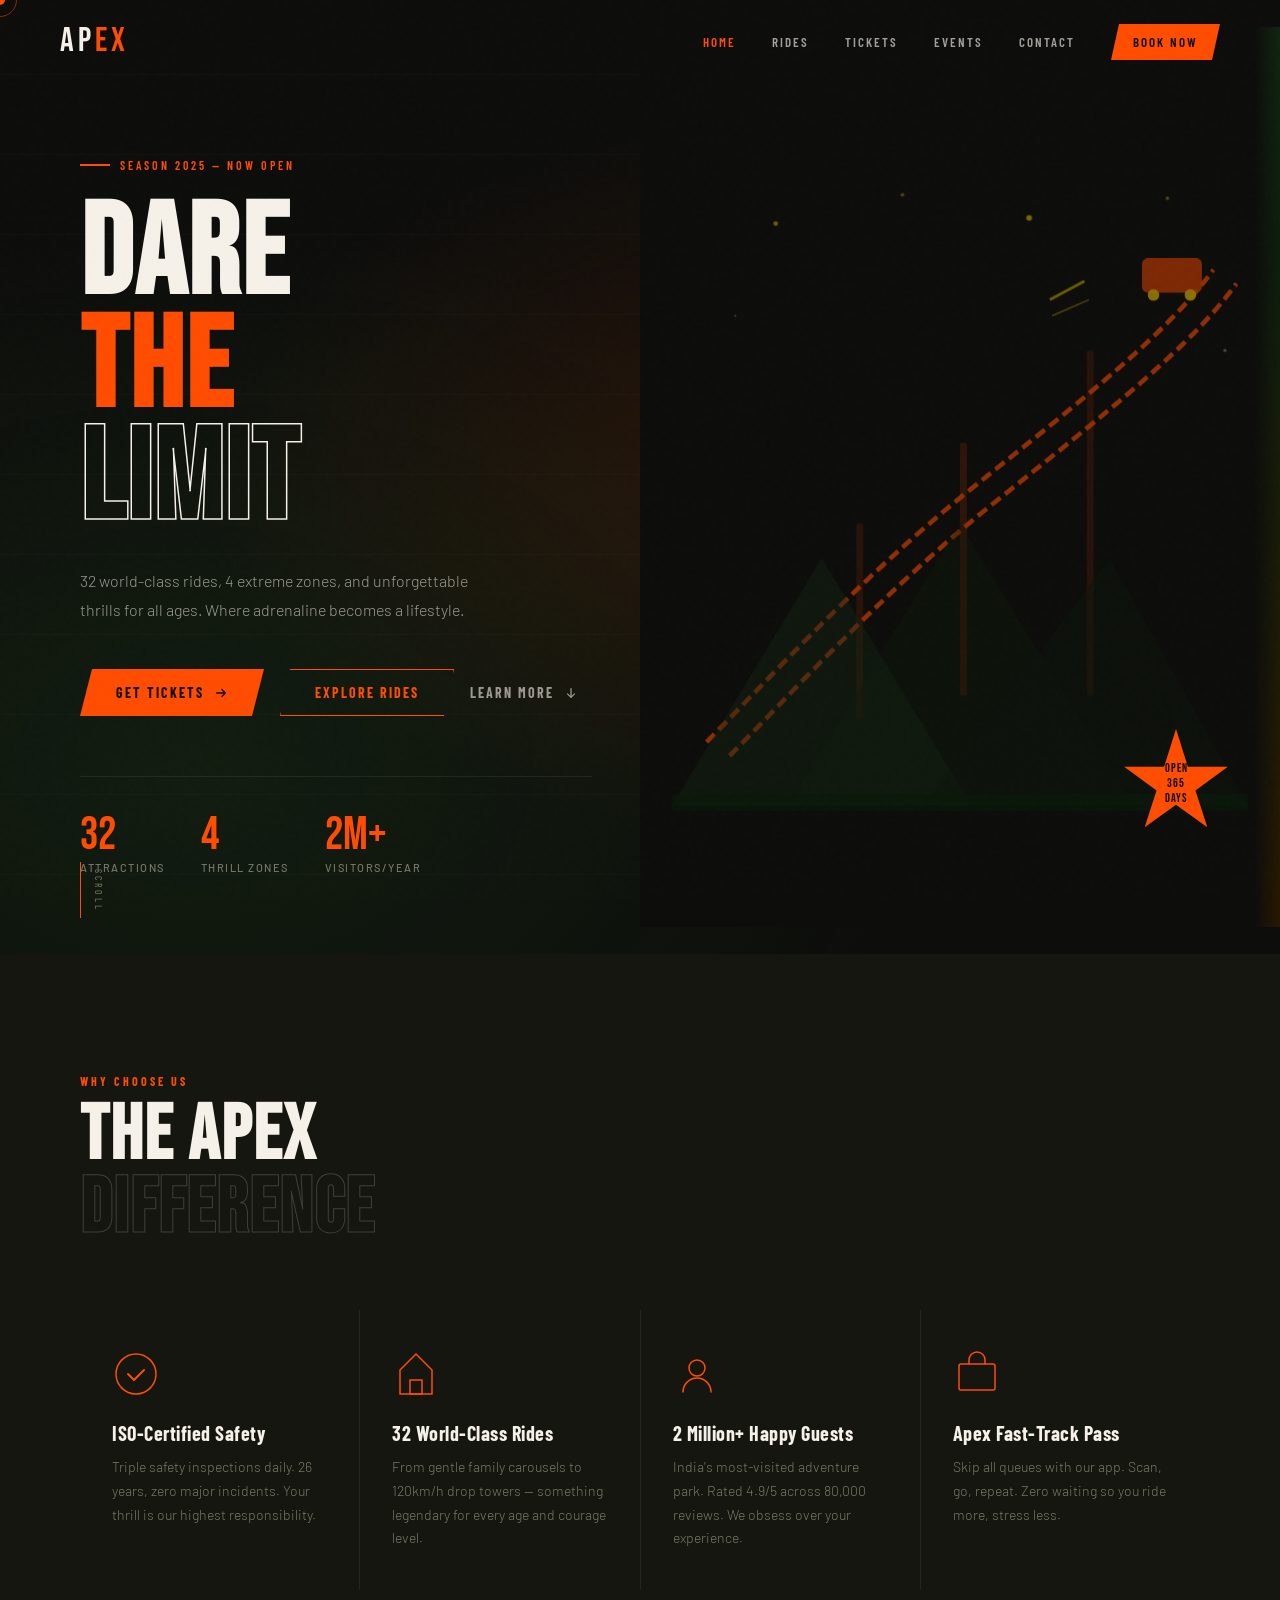
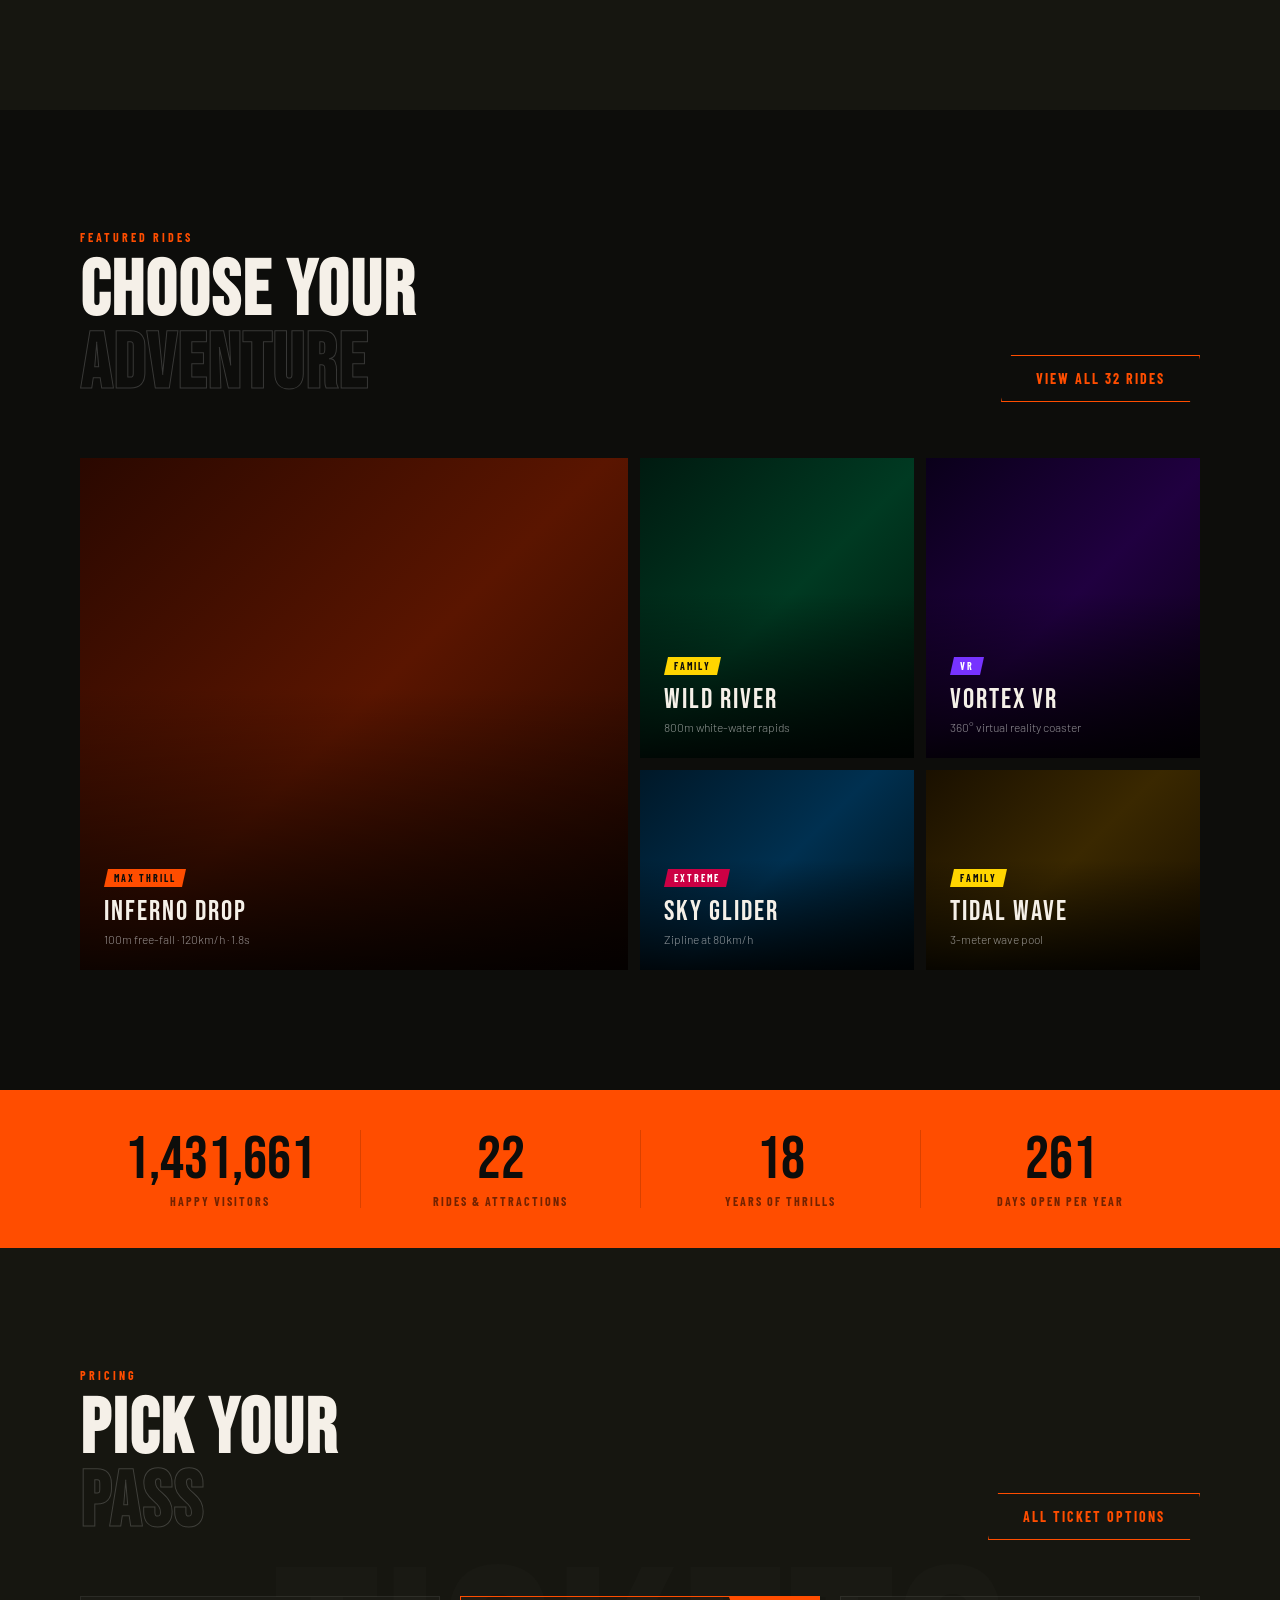
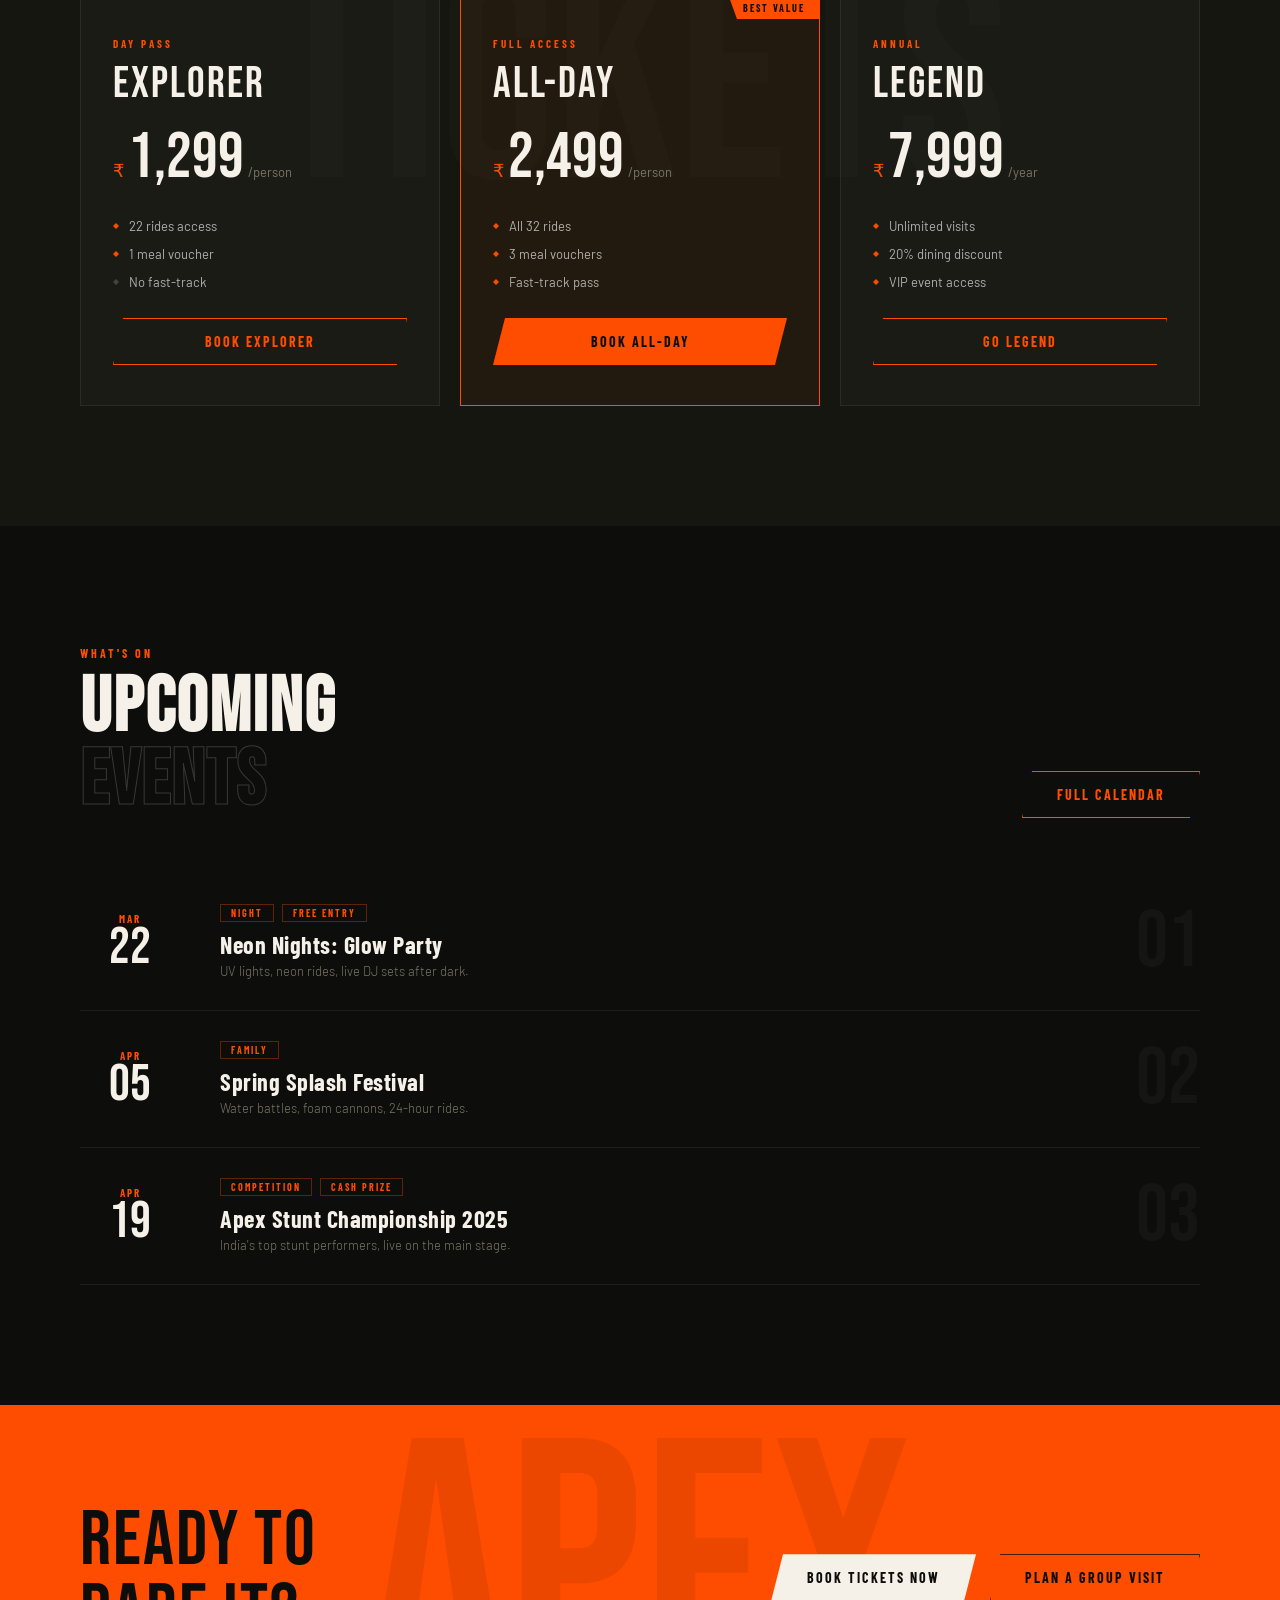
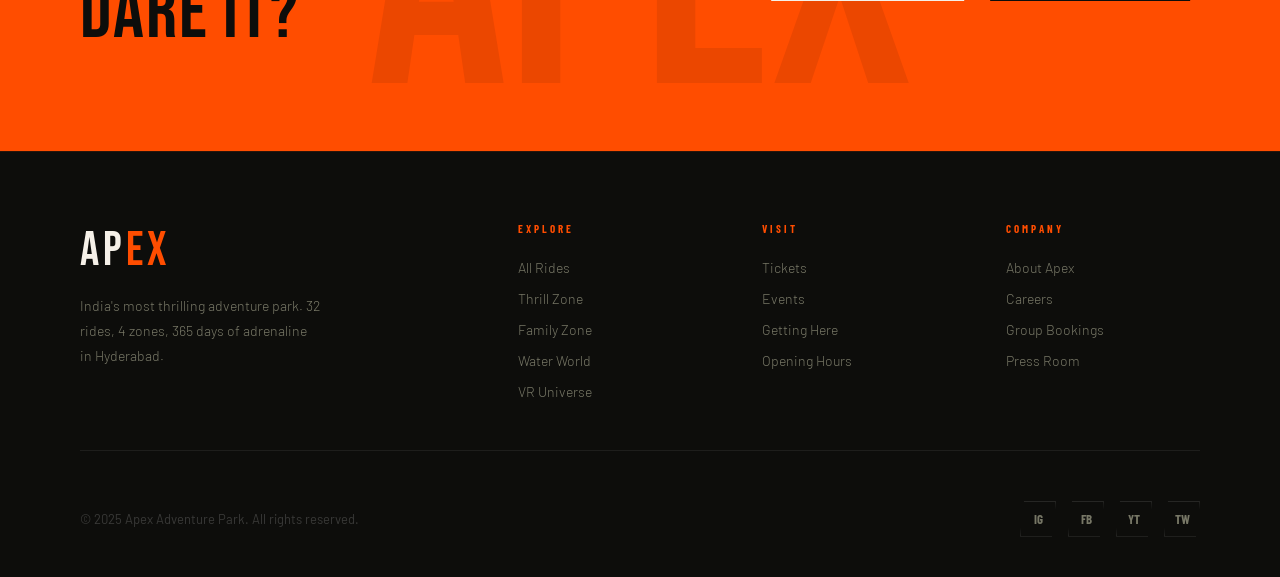
<file: index.html>
<!DOCTYPE html>
<html lang="en">
<head>
 <!-- Google Tag Manager -->
<script>(function(w,d,s,l,i){w[l]=w[l]||[];w[l].push({'gtm.start':
new Date().getTime(),event:'gtm.js'});var f=d.getElementsByTagName(s)[0],
j=d.createElement(s),dl=l!='dataLayer'?'&l='+l:'';j.async=true;j.src=
'https://www.googletagmanager.com/gtm.js?id='+i+dl;f.parentNode.insertBefore(j,f);
})(window,document,'script','dataLayer','GTM-P9B7BPRV');</script>
<!-- End Google Tag Manager -->
<!-- Google tag (gtag.js) -->
<script async src="https://www.googletagmanager.com/gtag/js?id=G-7SL0D7XPBV"></script>
<script>
  window.dataLayer = window.dataLayer || [];
  function gtag(){dataLayer.push(arguments);}
  gtag('js', new Date());

  gtag('config', 'G-7SL0D7XPBV');
</script>
<meta charset="UTF-8">
<meta name="viewport" content="width=device-width, initial-scale=1.0">
<title>APEX Adventure Park — Home</title>
<link rel="stylesheet" href="style.css">
<style>
/* HERO */
.hero { position: relative; min-height: 100vh; display: grid; grid-template-columns: 1fr 1fr; align-items: center; overflow: hidden; }
.hero-bg { position: absolute; inset: 0; background: radial-gradient(ellipse at 70% 50%, rgba(255,77,0,0.13) 0%, transparent 55%), radial-gradient(ellipse at 15% 80%, rgba(26,58,26,0.35) 0%, transparent 50%), var(--dark); }
.hero-lines { position: absolute; inset: 0; background-image: repeating-linear-gradient(0deg, transparent, transparent 79px, rgba(255,255,255,0.018) 79px, rgba(255,255,255,0.018) 80px); pointer-events: none; }
.hero-left { position: relative; z-index: 2; padding: 150px 48px 80px 80px; }
.hero-eyebrow { display: inline-flex; align-items: center; gap: 10px; font-family: 'Barlow Condensed', sans-serif; font-size: 12px; font-weight: 600; letter-spacing: 3px; text-transform: uppercase; color: var(--orange); margin-bottom: 28px; animation: fadeUp .8s .2s both; }
.hero-eyebrow::before { content: ''; width: 30px; height: 2px; background: var(--orange); }
.hero-title { font-family: 'Bebas Neue', cursive; font-size: clamp(80px,10vw,140px); line-height: 0.88; letter-spacing: 2px; margin-bottom: 28px; animation: fadeUp .8s .4s both; }
.hero-title .acc { color: var(--orange); }
.hero-title .outline { -webkit-text-stroke: 1.5px var(--white); color: transparent; }
.hero-desc { font-size: 16px; font-weight: 300; line-height: 1.85; color: rgba(245,240,232,0.6); max-width: 400px; margin-bottom: 44px; animation: fadeUp .8s .6s both; }
.hero-btns { display: flex; gap: 16px; flex-wrap: wrap; animation: fadeUp .8s .8s both; }
.hero-stats { display: flex; gap: 36px; margin-top: 60px; padding-top: 36px; border-top: 1px solid rgba(255,255,255,0.07); animation: fadeUp .8s 1s both; }
.stat-num { font-family: 'Bebas Neue', cursive; font-size: 46px; color: var(--orange); line-height: 1; }
.stat-label { font-size: 11px; font-weight: 500; letter-spacing: 1.5px; color: var(--text-muted); text-transform: uppercase; margin-top: 2px; }

.hero-right { position: relative; z-index: 2; height: 100vh; overflow: hidden; }
.hero-visual { position: absolute; inset: 0; background: linear-gradient(to left, transparent 0%, var(--dark) 4%), linear-gradient(135deg, #1a3a1a 0%, #0d1f0d 55%, #2a1800 100%); display: flex; align-items: center; justify-content: center; }
.hero-badge { position: absolute; bottom: 90px; right: 50px; width: 108px; height: 108px; background: var(--orange); clip-path: polygon(50% 0%,61% 35%,98% 35%,68% 57%,79% 91%,50% 70%,21% 91%,32% 57%,2% 35%,39% 35%); display: flex; align-items: center; justify-content: center; animation: spin 20s linear infinite; z-index: 5; }
.hero-badge-inner { font-family: 'Bebas Neue', cursive; font-size: 12px; color: var(--dark); letter-spacing: 1px; text-align: center; animation: counter-spin 20s linear infinite; }
@keyframes spin { to { transform: rotate(360deg); } }
@keyframes counter-spin { to { transform: rotate(-360deg); } }
.scroll-hint { position: absolute; bottom: 36px; left: 80px; display: flex; align-items: center; gap: 12px; z-index: 5; animation: fadeUp .8s 1.2s both; }
.scroll-bar { width: 1px; height: 56px; background: var(--orange); animation: pulse-bar 2s ease-in-out infinite; }
@keyframes pulse-bar { 0%,100% { opacity: 0.3; transform: scaleY(1); } 50% { opacity: 1; transform: scaleY(0.65); } }
.scroll-label { font-family: 'Barlow Condensed', sans-serif; font-size: 10px; letter-spacing: 3px; text-transform: uppercase; color: var(--text-muted); writing-mode: vertical-rl; }

/* WHY APEX */
.why { padding: 120px 80px; background: var(--mid); }
.why-grid { display: grid; grid-template-columns: repeat(4, 1fr); gap: 1px; background: var(--border); margin-top: 64px; }
.why-card { background: var(--mid); padding: 40px 32px; transition: background .3s; }
.why-card:hover { background: rgba(255,77,0,0.05); }
.why-icon { width: 48px; height: 48px; margin-bottom: 20px; }
.why-title { font-family: 'Barlow Condensed', sans-serif; font-size: 20px; font-weight: 700; letter-spacing: .5px; margin-bottom: 10px; }
.why-text { font-size: 14px; color: var(--text-muted); line-height: 1.7; font-weight: 300; }

/* RIDES PREVIEW */
.rides-preview { padding: 120px 80px; background: var(--dark); }
.section-header { display: flex; align-items: flex-end; justify-content: space-between; margin-bottom: 56px; }
.rides-mosaic { display: grid; grid-template-columns: 2fr 1fr 1fr; grid-template-rows: 300px 200px; gap: 12px; }
.ride-card { position: relative; overflow: hidden; cursor: none; }
.ride-card:first-child { grid-row: 1 / 3; }
.ride-card-bg { position: absolute; inset: 0; transition: transform .6s cubic-bezier(.25,.46,.45,.94); }
.ride-card:hover .ride-card-bg { transform: scale(1.06); }
.bg-fire { background: linear-gradient(135deg, #2a0800, #5a1500, #1a0500); }
.bg-water { background: linear-gradient(135deg, #001a10, #003a22, #001208); }
.bg-dark { background: linear-gradient(135deg, #0a001a, #200040, #0a0012); }
.bg-sky { background: linear-gradient(135deg, #001828, #003050, #001018); }
.bg-earth { background: linear-gradient(135deg, #1a1000, #3a2800, #1a1000); }
.ride-card-overlay { position: absolute; inset: 0; background: linear-gradient(to top, rgba(0,0,0,.85) 0%, transparent 55%); }
.ride-card-content { position: absolute; bottom: 0; left: 0; right: 0; padding: 24px; }
.ride-badge { display: inline-block; font-family: 'Barlow Condensed', sans-serif; font-size: 10px; font-weight: 700; letter-spacing: 2px; text-transform: uppercase; padding: 3px 10px; margin-bottom: 8px; clip-path: polygon(4px 0%,100% 0%,calc(100% - 4px) 100%,0% 100%); }
.badge-thrill { background: var(--orange); color: var(--dark); }
.badge-family { background: var(--yellow); color: var(--dark); }
.badge-extreme { background: #cc0044; color: white; }
.badge-vr { background: #7733ff; color: white; }
.ride-name { font-family: 'Bebas Neue', cursive; font-size: 28px; letter-spacing: 2px; margin-bottom: 4px; }
.ride-desc { font-size: 12px; color: rgba(255,255,255,0.55); font-weight: 300; }

/* COUNTER STRIP */
.counter-strip { background: var(--orange); padding: 40px 80px; display: grid; grid-template-columns: repeat(4,1fr); }
.counter-item { text-align: center; }
.counter-item + .counter-item { border-left: 1px solid rgba(0,0,0,0.15); }
.counter-num { font-family: 'Bebas Neue', cursive; font-size: 60px; color: var(--dark); line-height: 1; }
.counter-suffix { font-family: 'Bebas Neue', cursive; font-size: 60px; color: var(--dark); }
.counter-label { font-family: 'Barlow Condensed', sans-serif; font-size: 12px; font-weight: 700; letter-spacing: 2px; text-transform: uppercase; color: rgba(0,0,0,0.55); margin-top: 4px; }

/* TICKETS PREVIEW */
.tickets-preview { padding: 120px 80px; background: var(--mid); position: relative; overflow: hidden; }
.tickets-preview::before { content: 'TICKETS'; position: absolute; font-family: 'Bebas Neue', cursive; font-size: 300px; color: rgba(255,255,255,0.012); top: 50%; left: 50%; transform: translate(-50%,-50%); pointer-events: none; white-space: nowrap; }
.ticket-cards { display: grid; grid-template-columns: repeat(3,1fr); gap: 20px; position: relative; z-index: 2; }
.ticket-card { padding: 40px 32px; border: 1px solid var(--border); background: rgba(255,255,255,0.018); transition: border-color .3s, transform .3s; position: relative; overflow: hidden; cursor: none; }
.ticket-card:hover { border-color: rgba(255,77,0,0.35); transform: translateY(-5px); }
.ticket-card.hot { border-color: var(--orange); background: rgba(255,77,0,0.05); }
.ticket-card.hot::after { content: 'BEST VALUE'; position: absolute; top: 0; right: 0; background: var(--orange); color: var(--dark); font-family: 'Barlow Condensed', sans-serif; font-size: 10px; font-weight: 700; letter-spacing: 2px; padding: 5px 14px; clip-path: polygon(0% 0%,100% 0%,100% 100%,8px 100%); }
.ticket-type { font-family: 'Barlow Condensed', sans-serif; font-size: 11px; font-weight: 700; letter-spacing: 3px; text-transform: uppercase; color: var(--orange); margin-bottom: 12px; }
.ticket-name { font-family: 'Bebas Neue', cursive; font-size: 44px; letter-spacing: 2px; line-height: 1; margin-bottom: 6px; }
.ticket-price { display: flex; align-items: baseline; gap: 4px; margin: 20px 0; }
.price-sym { font-size: 18px; font-weight: 500; color: var(--orange); }
.price-val { font-family: 'Bebas Neue', cursive; font-size: 64px; line-height: 1; }
.price-unit { font-size: 13px; color: var(--text-muted); }
.ticket-perks { list-style: none; display: flex; flex-direction: column; gap: 12px; margin: 28px 0; }
.ticket-perks li { display: flex; align-items: center; gap: 10px; font-size: 13px; color: rgba(255,255,255,0.65); }
.dot { width: 6px; height: 6px; background: var(--orange); flex-shrink: 0; clip-path: polygon(50% 0%,100% 50%,50% 100%,0% 50%); }
.dot.off { background: rgba(255,255,255,0.18); }

/* EVENTS PREVIEW */
.events-preview { padding: 120px 80px; background: var(--dark); }
.events-list { display: flex; flex-direction: column; }
.event-row { display: grid; grid-template-columns: 100px 1fr auto; gap: 40px; align-items: center; padding: 28px 0; border-bottom: 1px solid var(--border); cursor: none; transition: border-color .3s; }
.event-row:hover { border-color: rgba(255,77,0,0.3); }
.event-row:hover .ev-num { color: rgba(255,77,0,0.2); }
.ev-date { text-align: center; }
.ev-month { font-family: 'Barlow Condensed', sans-serif; font-size: 11px; font-weight: 700; letter-spacing: 2px; text-transform: uppercase; color: var(--orange); }
.ev-day { font-family: 'Bebas Neue', cursive; font-size: 52px; color: var(--white); line-height: 0.9; }
.ev-tags { display: flex; gap: 8px; margin-bottom: 8px; }
.ev-tag { font-family: 'Barlow Condensed', sans-serif; font-size: 10px; font-weight: 700; letter-spacing: 2px; text-transform: uppercase; padding: 2px 10px; border: 1px solid rgba(255,77,0,0.35); color: var(--orange); }
.ev-name { font-family: 'Barlow Condensed', sans-serif; font-size: 24px; font-weight: 700; letter-spacing: .5px; margin-bottom: 4px; }
.ev-desc { font-size: 13px; color: var(--text-muted); font-weight: 300; }
.ev-num { font-family: 'Bebas Neue', cursive; font-size: 80px; color: rgba(255,255,255,0.035); line-height: 1; transition: color .3s; }

/* CTA BANNER */
.cta-banner { padding: 100px 80px; background: var(--orange); position: relative; overflow: hidden; }
.cta-banner::before { content: 'APEX'; position: absolute; font-family: 'Bebas Neue', cursive; font-size: 350px; color: rgba(0,0,0,0.08); top: 50%; left: 50%; transform: translate(-50%,-50%); pointer-events: none; }
.cta-inner { position: relative; z-index: 2; display: flex; justify-content: space-between; align-items: center; }
.cta-title { font-family: 'Bebas Neue', cursive; font-size: clamp(48px,6vw,80px); color: var(--dark); letter-spacing: 2px; line-height: 0.95; }
.cta-btns { display: flex; gap: 14px; }

@keyframes fadeUp { from { opacity: 0; transform: translateY(22px); } to { opacity: 1; transform: translateY(0); } }

@media (max-width: 900px) {
  .hero { grid-template-columns: 1fr; }
  .hero-right { display: none; }
  .hero-left { padding: 130px 24px 60px; }
  .why { padding: 80px 24px; }
  .why-grid { grid-template-columns: 1fr 1fr; }
  .rides-preview, .tickets-preview, .events-preview, .cta-banner { padding: 80px 24px; }
  .rides-mosaic { grid-template-columns: 1fr 1fr; grid-template-rows: auto; }
  .ride-card:first-child { grid-row: auto; grid-column: 1 / -1; height: 240px; }
  .ticket-cards { grid-template-columns: 1fr; }
  .event-row { grid-template-columns: 80px 1fr; }
  .ev-num { display: none; }
  .cta-inner { flex-direction: column; gap: 32px; text-align: center; }
  .counter-strip { grid-template-columns: 1fr 1fr; padding: 30px 24px; }
  .counter-item + .counter-item { border-left: none; }
  .section-header { flex-direction: column; align-items: flex-start; gap: 16px; }
}
</style>
</head>
<body>
 <!-- Google Tag Manager (noscript) -->
<noscript><iframe src="https://www.googletagmanager.com/ns.html?id=GTM-P9B7BPRV"
height="0" width="0" style="display:none;visibility:hidden"></iframe></noscript>
<!-- End Google Tag Manager (noscript) -->
  
<div class="cursor" id="cursor"></div>
<div class="cursor-ring" id="cursor-ring"></div>

<!-- NAV -->
<nav>
  <a href="index.html" class="nav-logo">AP<span>EX</span></a>
  <ul class="nav-links" id="nav-links">
    <li><a href="index.html">Home</a></li>
    <li><a href="rides.html">Rides</a></li>
    <li><a href="tickets.html">Tickets</a></li>
    <li><a href="events.html">Events</a></li>
    <li><a href="contact.html">Contact</a></li>
    <li><a href="tickets.html" class="nav-btn">Book Now</a></li>
  </ul>
  <button class="hamburger" id="hamburger" aria-label="Menu">
    <span></span><span></span><span></span>
  </button>
</nav>

<!-- HERO -->
<section class="hero">
  <div class="hero-bg"></div>
  <div class="hero-lines"></div>
  <div class="hero-left">
    <div class="hero-eyebrow">Season 2025 — Now Open</div>
    <h1 class="hero-title">
      DARE<br>
      <span class="acc">THE</span><br>
      <span class="outline">LIMIT</span>
    </h1>
    <p class="hero-desc">32 world-class rides, 4 extreme zones, and unforgettable thrills for all ages. Where adrenaline becomes a lifestyle.</p>
    <div class="hero-btns">
      <a href="tickets.html" class="btn btn-primary">
        Get Tickets
        <svg width="14" height="14" viewBox="0 0 16 16" fill="none"><path d="M3 8h10M9 4l4 4-4 4" stroke="currentColor" stroke-width="1.5" stroke-linecap="round" stroke-linejoin="round"/></svg>
      </a>
      <a href="rides.html" class="btn btn-outline">Explore Rides</a>
      <a href="#why" class="btn btn-ghost">
        Learn More
        <svg width="14" height="14" viewBox="0 0 16 16" fill="none"><path d="M8 3v10M4 9l4 4 4-4" stroke="currentColor" stroke-width="1.5" stroke-linecap="round" stroke-linejoin="round"/></svg>
      </a>
    </div>
    <div class="hero-stats">
      <div><div class="stat-num">32</div><div class="stat-label">Attractions</div></div>
      <div><div class="stat-num">4</div><div class="stat-label">Thrill Zones</div></div>
      <div><div class="stat-num">2M+</div><div class="stat-label">Visitors/Year</div></div>
    </div>
  </div>
  <div class="hero-right">
    <div class="hero-visual">
      <svg viewBox="0 0 500 580" xmlns="http://www.w3.org/2000/svg" style="width:90%;height:90%;">
        <g opacity="0.55">
          <path d="M30,520 C80,470 160,380 260,300 C360,220 430,165 470,110" fill="none" stroke="#ff4d00" stroke-width="4" stroke-dasharray="10,5"/>
          <path d="M50,532 C100,482 180,392 280,312 C380,232 450,177 490,122" fill="none" stroke="#ff4d00" stroke-width="4" stroke-dasharray="10,5"/>
          <rect x="250" y="260" width="6" height="220" fill="#ff4d00" opacity="0.25" rx="2"/>
          <rect x="360" y="180" width="6" height="300" fill="#ff4d00" opacity="0.2" rx="2"/>
          <rect x="160" y="330" width="6" height="170" fill="#ff4d00" opacity="0.2" rx="2"/>
          <rect x="408" y="100" width="52" height="30" rx="5" fill="#ff4d00" opacity="0.85"/>
          <circle cx="418" cy="132" r="5" fill="#ffd500" opacity="0.9"/>
          <circle cx="450" cy="132" r="5" fill="#ffd500" opacity="0.9"/>
          <line x1="358" y1="120" x2="328" y2="136" stroke="#ffd500" stroke-width="2.5" opacity="0.7"/>
          <line x1="362" y1="136" x2="330" y2="150" stroke="#ffd500" stroke-width="1.5" opacity="0.45"/>
          <polygon points="0,575 130,360 260,575" fill="#1a3a1a" opacity="0.45"/>
          <polygon points="100,575 250,330 400,575" fill="#142814" opacity="0.38"/>
          <polygon points="220,575 380,360 500,575" fill="#101e10" opacity="0.55"/>
          <circle cx="90" cy="70" r="2" fill="#ffd500" opacity="0.75"/><circle cx="200" cy="45" r="1.5" fill="#ffd500" opacity="0.55"/><circle cx="310" cy="65" r="2.5" fill="#ffd500" opacity="0.8"/><circle cx="430" cy="48" r="1.5" fill="#ffd500" opacity="0.6"/><circle cx="55" cy="150" r="1" fill="white" opacity="0.35"/><circle cx="480" cy="180" r="1.5" fill="white" opacity="0.4"/>
        </g>
        <rect x="0" y="565" width="500" height="15" fill="#0a1a0a" opacity="0.7" rx="2"/>
      </svg>
    </div>
    <div class="hero-badge"><div class="hero-badge-inner">OPEN<br>365<br>DAYS</div></div>
  </div>
  <div class="scroll-hint">
    <div class="scroll-bar"></div>
    <div class="scroll-label">Scroll</div>
  </div>
</section>

<!-- WHY APEX -->
<section class="why" id="why">
  <div class="reveal">
    <div class="section-tag">Why Choose Us</div>
    <h2 class="section-title">THE APEX<br><span class="ghost">DIFFERENCE</span></h2>
  </div>
  <div class="why-grid reveal">
    <div class="why-card">
      <svg class="why-icon" viewBox="0 0 48 48" fill="none"><circle cx="24" cy="24" r="20" stroke="#ff4d00" stroke-width="1.5"/><path d="M16 24l6 6 10-10" stroke="#ff4d00" stroke-width="2" stroke-linecap="round" stroke-linejoin="round"/></svg>
      <div class="why-title">ISO-Certified Safety</div>
      <div class="why-text">Triple safety inspections daily. 26 years, zero major incidents. Your thrill is our highest responsibility.</div>
    </div>
    <div class="why-card">
      <svg class="why-icon" viewBox="0 0 48 48" fill="none"><path d="M24 4L8 20v24h32V20L24 4z" stroke="#ff4d00" stroke-width="1.5"/><rect x="18" y="30" width="12" height="14" stroke="#ff4d00" stroke-width="1.5"/></svg>
      <div class="why-title">32 World-Class Rides</div>
      <div class="why-text">From gentle family carousels to 120km/h drop towers — something legendary for every age and courage level.</div>
    </div>
    <div class="why-card">
      <svg class="why-icon" viewBox="0 0 48 48" fill="none"><circle cx="24" cy="18" r="8" stroke="#ff4d00" stroke-width="1.5"/><path d="M10 42c0-7.732 6.268-14 14-14s14 6.268 14 14" stroke="#ff4d00" stroke-width="1.5" stroke-linecap="round"/></svg>
      <div class="why-title">2 Million+ Happy Guests</div>
      <div class="why-text">India's most-visited adventure park. Rated 4.9/5 across 80,000 reviews. We obsess over your experience.</div>
    </div>
    <div class="why-card">
      <svg class="why-icon" viewBox="0 0 48 48" fill="none"><rect x="6" y="14" width="36" height="26" rx="2" stroke="#ff4d00" stroke-width="1.5"/><path d="M16 14V10a8 8 0 0116 0v4" stroke="#ff4d00" stroke-width="1.5" stroke-linecap="round"/></svg>
      <div class="why-title">Apex Fast-Track Pass</div>
      <div class="why-text">Skip all queues with our app. Scan, go, repeat. Zero waiting so you ride more, stress less.</div>
    </div>
  </div>
</section>

<!-- RIDES PREVIEW -->
<section class="rides-preview">
  <div class="section-header reveal">
    <div>
      <div class="section-tag">Featured Rides</div>
      <h2 class="section-title">CHOOSE YOUR<br><span class="ghost">ADVENTURE</span></h2>
    </div>
    <a href="rides.html" class="btn btn-outline">View All 32 Rides</a>
  </div>
  <div class="rides-mosaic reveal">
    <div class="ride-card"><div class="ride-card-bg bg-fire"></div><div class="ride-card-overlay"></div><div class="ride-card-content"><span class="ride-badge badge-thrill">MAX Thrill</span><div class="ride-name">INFERNO DROP</div><div class="ride-desc">100m free-fall · 120km/h · 1.8s</div></div></div>
    <div class="ride-card" style="min-height:140px"><div class="ride-card-bg bg-water"></div><div class="ride-card-overlay"></div><div class="ride-card-content"><span class="ride-badge badge-family">Family</span><div class="ride-name">WILD RIVER</div><div class="ride-desc">800m white-water rapids</div></div></div>
    <div class="ride-card" style="min-height:140px"><div class="ride-card-bg bg-dark"></div><div class="ride-card-overlay"></div><div class="ride-card-content"><span class="ride-badge badge-vr">VR</span><div class="ride-name">VORTEX VR</div><div class="ride-desc">360° virtual reality coaster</div></div></div>
    <div class="ride-card" style="min-height:120px"><div class="ride-card-bg bg-sky"></div><div class="ride-card-overlay"></div><div class="ride-card-content"><span class="ride-badge badge-extreme">Extreme</span><div class="ride-name">SKY GLIDER</div><div class="ride-desc">Zipline at 80km/h</div></div></div>
    <div class="ride-card" style="min-height:120px"><div class="ride-card-bg bg-earth"></div><div class="ride-card-overlay"></div><div class="ride-card-content"><span class="ride-badge badge-family">Family</span><div class="ride-name">TIDAL WAVE</div><div class="ride-desc">3-meter wave pool</div></div></div>
  </div>
</section>

<!-- COUNTER STRIP -->
<div class="counter-strip">
  <div class="counter-item"><div class="counter-num"><span data-count="2000000">0</span><span class="counter-suffix"></span></div><div class="counter-label">Happy Visitors</div></div>
  <div class="counter-item"><div class="counter-num"><span data-count="32">0</span></div><div class="counter-label">Rides & Attractions</div></div>
  <div class="counter-item"><div class="counter-num"><span data-count="26">0</span></div><div class="counter-label">Years of Thrills</div></div>
  <div class="counter-item"><div class="counter-num"><span data-count="365">0</span></div><div class="counter-label">Days Open Per Year</div></div>
</div>

<!-- TICKETS PREVIEW -->
<section class="tickets-preview">
  <div class="section-header reveal">
    <div>
      <div class="section-tag">Pricing</div>
      <h2 class="section-title">PICK YOUR<br><span class="ghost">PASS</span></h2>
    </div>
    <a href="tickets.html" class="btn btn-outline">All Ticket Options</a>
  </div>
  <div class="ticket-cards reveal">
    <div class="ticket-card">
      <div class="ticket-type">Day Pass</div>
      <div class="ticket-name">EXPLORER</div>
      <div class="ticket-price"><span class="price-sym">₹</span><span class="price-val">1,299</span><span class="price-unit">/person</span></div>
      <ul class="ticket-perks"><li><span class="dot"></span>22 rides access</li><li><span class="dot"></span>1 meal voucher</li><li><span class="dot off"></span>No fast-track</li></ul>
      <a href="tickets.html" class="btn btn-outline" style="display:block;text-align:center">Book Explorer</a>
    </div>
    <div class="ticket-card hot">
      <div class="ticket-type">Full Access</div>
      <div class="ticket-name">ALL-DAY</div>
      <div class="ticket-price"><span class="price-sym">₹</span><span class="price-val">2,499</span><span class="price-unit">/person</span></div>
      <ul class="ticket-perks"><li><span class="dot"></span>All 32 rides</li><li><span class="dot"></span>3 meal vouchers</li><li><span class="dot"></span>Fast-track pass</li></ul>
      <a href="tickets.html" class="btn btn-primary" style="display:block;text-align:center">Book All-Day</a>
    </div>
    <div class="ticket-card">
      <div class="ticket-type">Annual</div>
      <div class="ticket-name">LEGEND</div>
      <div class="ticket-price"><span class="price-sym">₹</span><span class="price-val">7,999</span><span class="price-unit">/year</span></div>
      <ul class="ticket-perks"><li><span class="dot"></span>Unlimited visits</li><li><span class="dot"></span>20% dining discount</li><li><span class="dot"></span>VIP event access</li></ul>
      <a href="tickets.html" class="btn btn-outline" style="display:block;text-align:center">Go Legend</a>
    </div>
  </div>
</section>

<!-- EVENTS PREVIEW -->
<section class="events-preview">
  <div class="section-header reveal">
    <div>
      <div class="section-tag">What's On</div>
      <h2 class="section-title">UPCOMING<br><span class="ghost">EVENTS</span></h2>
    </div>
    <a href="events.html" class="btn btn-outline">Full Calendar</a>
  </div>
  <div class="events-list reveal">
    <div class="event-row"><div class="ev-date"><div class="ev-month">Mar</div><div class="ev-day">22</div></div><div><div class="ev-tags"><span class="ev-tag">Night</span><span class="ev-tag">Free Entry</span></div><div class="ev-name">Neon Nights: Glow Party</div><div class="ev-desc">UV lights, neon rides, live DJ sets after dark.</div></div><div class="ev-num">01</div></div>
    <div class="event-row"><div class="ev-date"><div class="ev-month">Apr</div><div class="ev-day">05</div></div><div><div class="ev-tags"><span class="ev-tag">Family</span></div><div class="ev-name">Spring Splash Festival</div><div class="ev-desc">Water battles, foam cannons, 24-hour rides.</div></div><div class="ev-num">02</div></div>
    <div class="event-row"><div class="ev-date"><div class="ev-month">Apr</div><div class="ev-day">19</div></div><div><div class="ev-tags"><span class="ev-tag">Competition</span><span class="ev-tag">Cash Prize</span></div><div class="ev-name">Apex Stunt Championship 2025</div><div class="ev-desc">India's top stunt performers, live on the main stage.</div></div><div class="ev-num">03</div></div>
  </div>
</section>

<!-- CTA BANNER -->
<section class="cta-banner">
  <div class="cta-inner reveal">
    <div class="cta-title">READY TO<br>DARE IT?</div>
    <div class="cta-btns">
      <a href="tickets.html" class="btn btn-white">Book Tickets Now</a>
      <a href="contact.html" class="btn btn-outline" style="border-color:var(--dark);color:var(--dark)">Plan a Group Visit</a>
    </div>
  </div>
</section>

<!-- FOOTER -->
<footer>
  <div class="footer-grid">
    <div><div class="footer-logo">AP<span>EX</span></div><p class="footer-tagline">India's most thrilling adventure park. 32 rides, 4 zones, 365 days of adrenaline in Hyderabad.</p></div>
    <div><div class="footer-col-title">Explore</div><ul class="footer-links"><li><a href="rides.html">All Rides</a></li><li><a href="rides.html#thrill">Thrill Zone</a></li><li><a href="rides.html#family">Family Zone</a></li><li><a href="rides.html#water">Water World</a></li><li><a href="rides.html#vr">VR Universe</a></li></ul></div>
    <div><div class="footer-col-title">Visit</div><ul class="footer-links"><li><a href="tickets.html">Tickets</a></li><li><a href="events.html">Events</a></li><li><a href="contact.html">Getting Here</a></li><li><a href="contact.html">Opening Hours</a></li></ul></div>
    <div><div class="footer-col-title">Company</div><ul class="footer-links"><li><a href="contact.html">About Apex</a></li><li><a href="contact.html">Careers</a></li><li><a href="contact.html">Group Bookings</a></li><li><a href="contact.html">Press Room</a></li></ul></div>
  </div>
  <div class="footer-bottom"><div class="footer-copy">© 2025 Apex Adventure Park. All rights reserved.</div><div class="footer-socials"><a href="#" class="social-btn">IG</a><a href="#" class="social-btn">FB</a><a href="#" class="social-btn">YT</a><a href="#" class="social-btn">TW</a></div></div>
</footer>

<!-- BOOK MODAL -->
<div class="modal-overlay" id="modal-book">
  <div class="modal">
    <button class="modal-close" onclick="closeModal('modal-book')">✕</button>
    <h3>BOOK YOUR VISIT</h3>
    <p>Fill in your details and we'll confirm your tickets instantly.</p>
    <div class="form-row">
      <div class="form-group"><label>First Name</label><input type="text" placeholder="Rahul"></div>
      <div class="form-group"><label>Last Name</label><input type="text" placeholder="Sharma"></div>
    </div>
    <div class="form-group"><label>Email</label><input type="email" placeholder="rahul@email.com"></div>
    <div class="form-row">
      <div class="form-group"><label>Visit Date</label><input type="date"></div>
      <div class="form-group"><label>Ticket Type</label><select><option>Explorer — ₹1,299</option><option selected>All-Day — ₹2,499</option><option>Legend Annual — ₹7,999</option></select></div>
    </div>
    <div class="form-group"><label>Number of People</label><input type="number" min="1" max="20" value="2"></div>
    <button class="btn btn-primary" style="width:100%;justify-content:center;margin-top:8px" onclick="closeModal('modal-book');showToast('🎉 Booking confirmed! Check your email.')">Confirm Booking</button>
  </div>
</div>

<script src="app.js"></script>
</body>
</html>
</file>
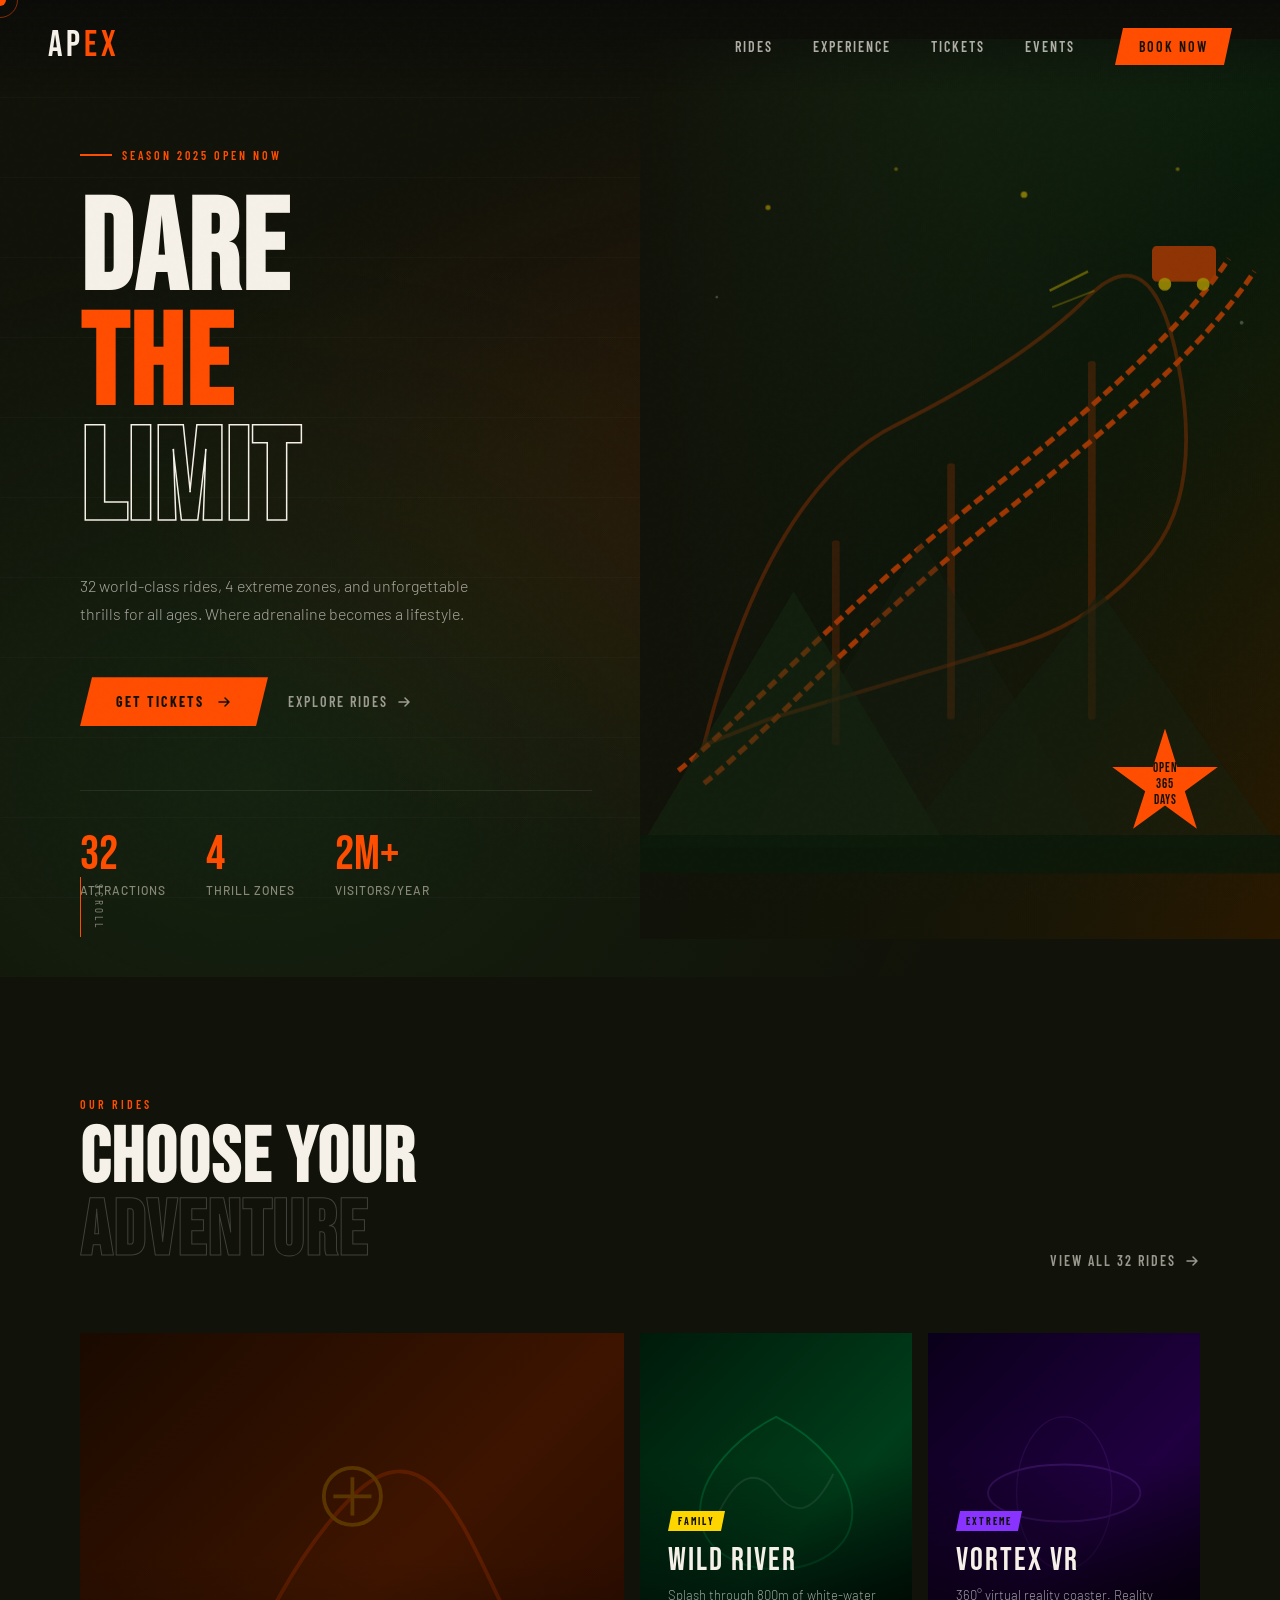
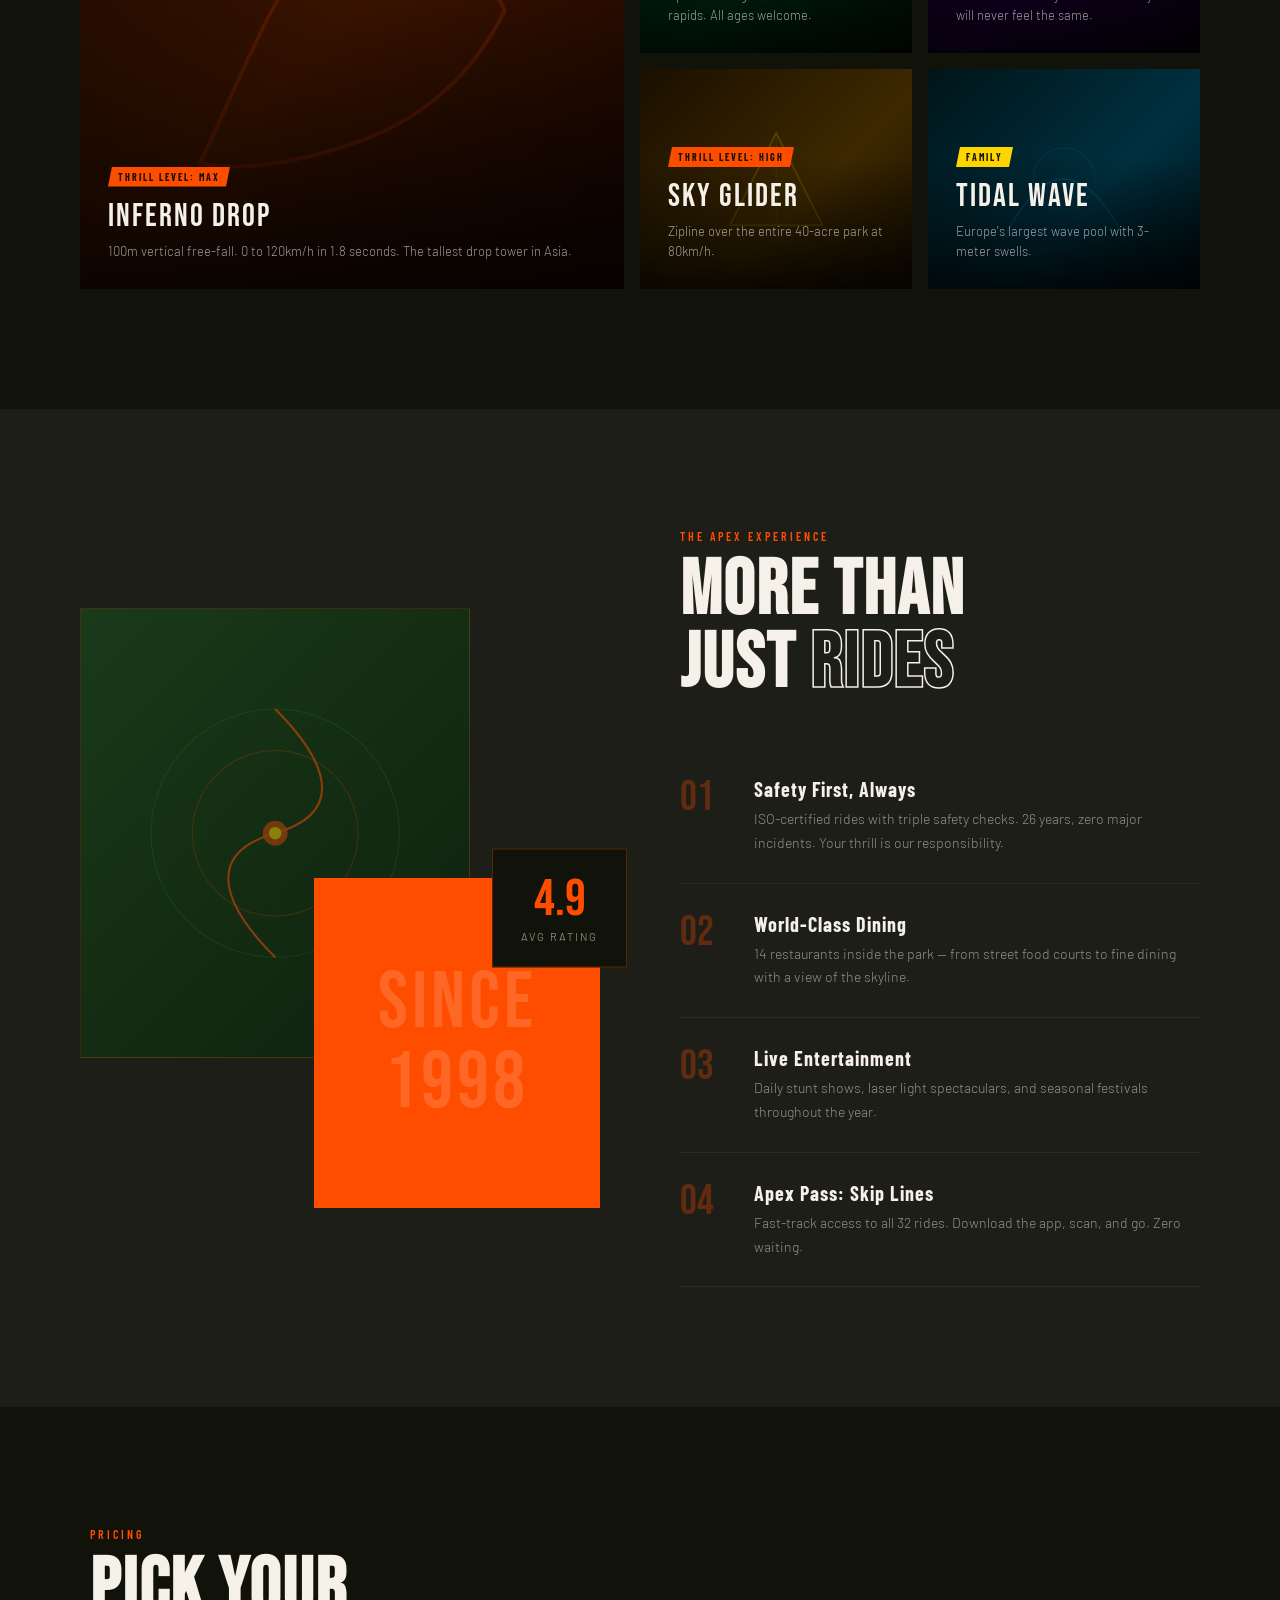
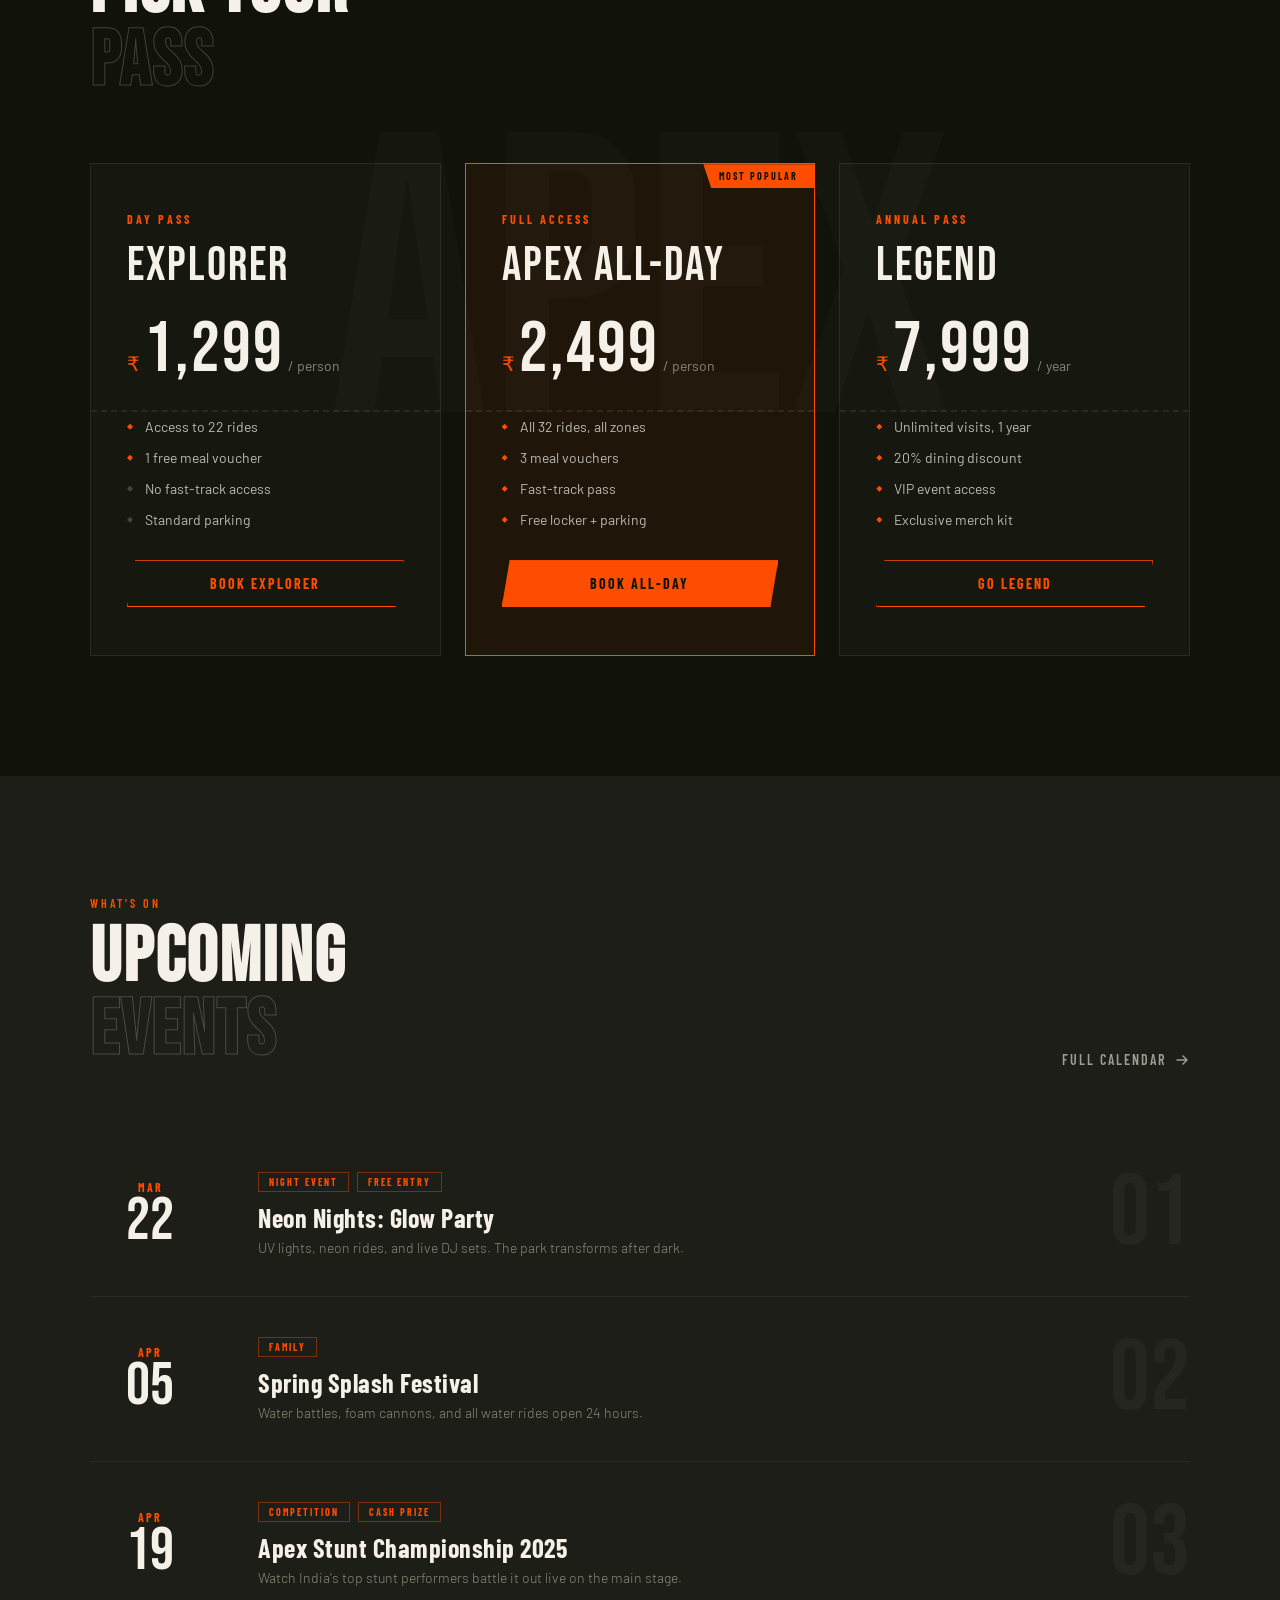
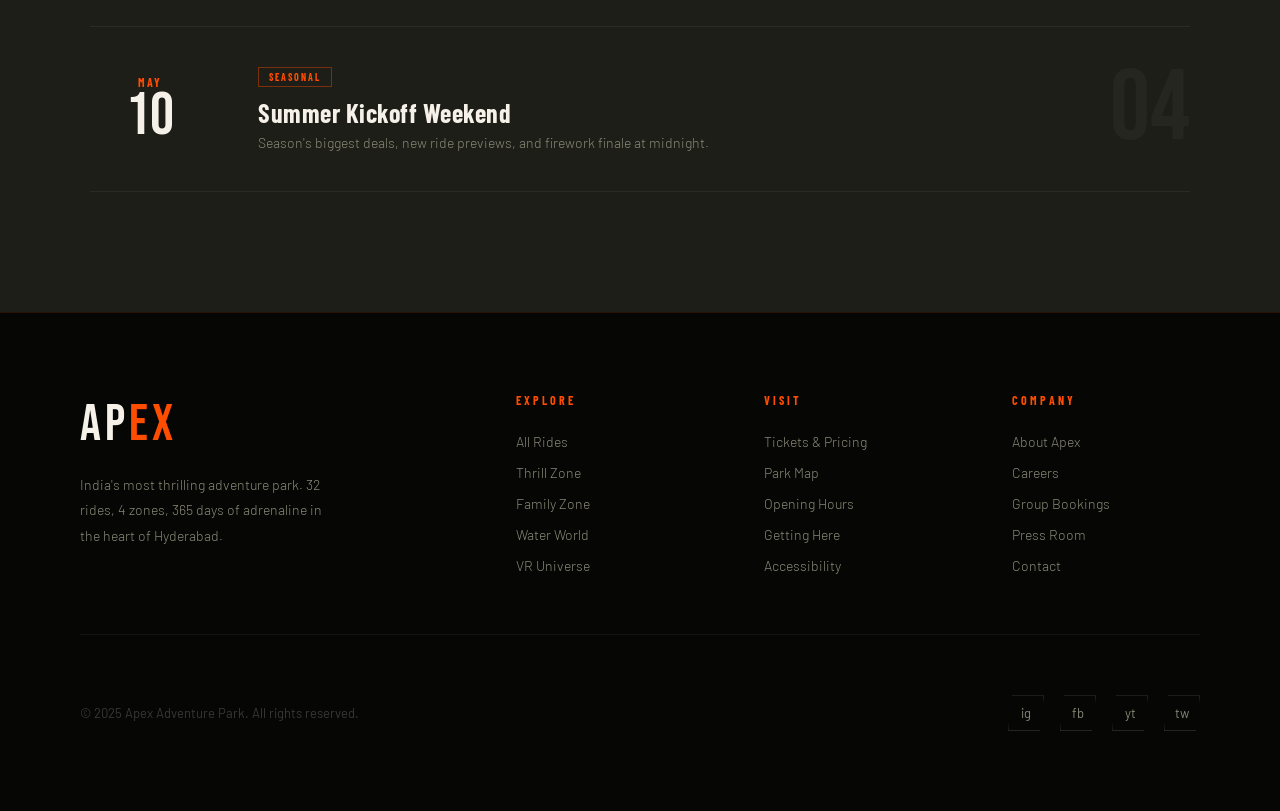
<file: adventure-park.html>
<!DOCTYPE html>
<html lang="en">
<head>
<meta charset="UTF-8">
<meta name="viewport" content="width=device-width, initial-scale=1.0">
<title>APEX — Adventure Park</title>
<link href="https://fonts.googleapis.com/css2?family=Bebas+Neue&family=Barlow+Condensed:wght@400;600;700&family=Barlow:wght@300;400;500&display=swap" rel="stylesheet">
<style>
  :root {
    --black: #0a0a0a;
    --white: #f5f0e8;
    --orange: #ff4d00;
    --yellow: #ffd500;
    --green: #1a3a1a;
    --dark: #111209;
    --mid: #1e1e18;
    --text-muted: #888877;
  }

  *, *::before, *::after { margin: 0; padding: 0; box-sizing: border-box; }

  html { scroll-behavior: smooth; }

  body {
    background: var(--dark);
    color: var(--white);
    font-family: 'Barlow', sans-serif;
    overflow-x: hidden;
    cursor: none;
  }

  /* Custom cursor */
  .cursor {
    position: fixed;
    width: 12px; height: 12px;
    background: var(--orange);
    border-radius: 50%;
    pointer-events: none;
    z-index: 9999;
    transform: translate(-50%, -50%);
    transition: transform 0.1s, width 0.2s, height 0.2s;
  }
  .cursor-ring {
    position: fixed;
    width: 36px; height: 36px;
    border: 1.5px solid var(--orange);
    border-radius: 50%;
    pointer-events: none;
    z-index: 9998;
    transform: translate(-50%, -50%);
    transition: transform 0.15s ease, width 0.3s, height 0.3s, opacity 0.3s;
    opacity: 0.5;
  }
  .cursor-ring.hovered { width: 60px; height: 60px; opacity: 0.2; }
  .cursor.hovered { width: 6px; height: 6px; }

  /* Noise texture overlay */
  body::before {
    content: '';
    position: fixed;
    inset: 0;
    background-image: url("data:image/svg+xml,%3Csvg viewBox='0 0 200 200' xmlns='http://www.w3.org/2000/svg'%3E%3Cfilter id='n'%3E%3CfeTurbulence type='fractalNoise' baseFrequency='0.9' numOctaves='4' stitchTiles='stitch'/%3E%3C/filter%3E%3Crect width='100%25' height='100%25' filter='url(%23n)' opacity='0.04'/%3E%3C/svg%3E");
    pointer-events: none;
    z-index: 1000;
    opacity: 0.35;
  }

  /* NAV */
  nav {
    position: fixed;
    top: 0; left: 0; right: 0;
    z-index: 500;
    display: flex;
    justify-content: space-between;
    align-items: center;
    padding: 24px 48px;
    mix-blend-mode: normal;
  }
  nav::after {
    content: '';
    position: absolute;
    inset: 0;
    background: linear-gradient(to bottom, rgba(10,10,9,0.8) 0%, transparent 100%);
    pointer-events: none;
    z-index: -1;
  }
  .nav-logo {
    font-family: 'Bebas Neue', cursive;
    font-size: 36px;
    letter-spacing: 4px;
    color: var(--white);
    text-decoration: none;
  }
  .nav-logo span { color: var(--orange); }
  .nav-links {
    display: flex;
    gap: 40px;
    list-style: none;
  }
  .nav-links a {
    font-family: 'Barlow Condensed', sans-serif;
    font-size: 14px;
    font-weight: 600;
    letter-spacing: 2px;
    text-transform: uppercase;
    color: var(--white);
    text-decoration: none;
    opacity: 0.7;
    transition: opacity 0.2s, color 0.2s;
  }
  .nav-links a:hover { opacity: 1; color: var(--orange); }
  .nav-cta {
    background: var(--orange);
    color: var(--dark) !important;
    opacity: 1 !important;
    padding: 10px 24px;
    clip-path: polygon(8px 0%, 100% 0%, calc(100% - 8px) 100%, 0% 100%);
    transition: background 0.2s !important;
  }
  .nav-cta:hover { background: var(--yellow) !important; color: var(--dark) !important; }

  /* HERO */
  .hero {
    position: relative;
    min-height: 100vh;
    display: grid;
    grid-template-columns: 1fr 1fr;
    align-items: center;
    overflow: hidden;
  }
  .hero-bg {
    position: absolute;
    inset: 0;
    background: radial-gradient(ellipse at 70% 50%, rgba(255,77,0,0.12) 0%, transparent 60%),
                radial-gradient(ellipse at 20% 80%, rgba(26,58,26,0.4) 0%, transparent 50%),
                var(--dark);
  }
  .hero-lines {
    position: absolute;
    inset: 0;
    background-image: repeating-linear-gradient(
      0deg,
      transparent,
      transparent 79px,
      rgba(255,255,255,0.02) 79px,
      rgba(255,255,255,0.02) 80px
    );
    pointer-events: none;
  }
  .hero-left {
    position: relative;
    z-index: 2;
    padding: 140px 48px 80px 80px;
  }
  .hero-tag {
    display: inline-flex;
    align-items: center;
    gap: 10px;
    font-family: 'Barlow Condensed', sans-serif;
    font-size: 12px;
    font-weight: 600;
    letter-spacing: 3px;
    text-transform: uppercase;
    color: var(--orange);
    margin-bottom: 32px;
  }
  .hero-tag::before {
    content: '';
    display: block;
    width: 32px;
    height: 2px;
    background: var(--orange);
  }
  .hero-title {
    font-family: 'Bebas Neue', cursive;
    font-size: clamp(80px, 10vw, 140px);
    line-height: 0.9;
    letter-spacing: 2px;
    margin-bottom: 32px;
  }
  .hero-title .accent { color: var(--orange); }
  .hero-title .line2 { 
    -webkit-text-stroke: 1.5px var(--white);
    color: transparent;
    display: block;
  }
  .hero-desc {
    font-size: 16px;
    font-weight: 300;
    line-height: 1.8;
    color: rgba(245,240,232,0.65);
    max-width: 420px;
    margin-bottom: 48px;
  }
  .hero-actions {
    display: flex;
    gap: 20px;
    align-items: center;
  }
  .btn-primary {
    display: inline-flex;
    align-items: center;
    gap: 12px;
    background: var(--orange);
    color: var(--dark);
    font-family: 'Barlow Condensed', sans-serif;
    font-size: 14px;
    font-weight: 700;
    letter-spacing: 2px;
    text-transform: uppercase;
    padding: 16px 36px;
    text-decoration: none;
    clip-path: polygon(12px 0%, 100% 0%, calc(100% - 12px) 100%, 0% 100%);
    transition: background 0.2s, transform 0.2s;
  }
  .btn-primary:hover { background: var(--yellow); transform: translateY(-2px); }
  .btn-secondary {
    font-family: 'Barlow Condensed', sans-serif;
    font-size: 14px;
    font-weight: 600;
    letter-spacing: 2px;
    text-transform: uppercase;
    color: var(--white);
    text-decoration: none;
    opacity: 0.6;
    display: flex;
    align-items: center;
    gap: 8px;
    transition: opacity 0.2s;
  }
  .btn-secondary:hover { opacity: 1; }
  .btn-secondary svg { transition: transform 0.2s; }
  .btn-secondary:hover svg { transform: translateX(4px); }

  .hero-stats {
    display: flex;
    gap: 40px;
    margin-top: 64px;
    padding-top: 40px;
    border-top: 1px solid rgba(255,255,255,0.08);
  }
  .stat-num {
    font-family: 'Bebas Neue', cursive;
    font-size: 48px;
    color: var(--orange);
    line-height: 1;
  }
  .stat-label {
    font-size: 12px;
    font-weight: 500;
    letter-spacing: 1px;
    color: var(--text-muted);
    text-transform: uppercase;
    margin-top: 4px;
  }

  .hero-right {
    position: relative;
    z-index: 2;
    height: 100vh;
    display: flex;
    align-items: center;
    justify-content: center;
    overflow: hidden;
  }
  .hero-img-frame {
    position: relative;
    width: 100%;
    height: 100%;
  }
  .hero-img-main {
    position: absolute;
    inset: 0;
    background: 
      linear-gradient(to left, transparent 0%, var(--dark) 100%),
      linear-gradient(135deg, #1a3a1a 0%, #0a1a0a 50%, #2a1800 100%);
    display: flex;
    align-items: center;
    justify-content: center;
    overflow: hidden;
  }

  /* Illustrated park scene */
  .park-scene {
    width: 100%;
    height: 100%;
    position: relative;
  }

  /* Floating badge */
  .hero-badge {
    position: absolute;
    bottom: 100px;
    right: 60px;
    width: 110px;
    height: 110px;
    background: var(--orange);
    clip-path: polygon(50% 0%, 61% 35%, 98% 35%, 68% 57%, 79% 91%, 50% 70%, 21% 91%, 32% 57%, 2% 35%, 39% 35%);
    display: flex;
    flex-direction: column;
    align-items: center;
    justify-content: center;
    animation: spin 20s linear infinite;
    z-index: 10;
  }
  .hero-badge-text {
    font-family: 'Bebas Neue', cursive;
    font-size: 13px;
    color: var(--dark);
    letter-spacing: 1px;
    text-align: center;
    animation: counter-spin 20s linear infinite;
  }
  @keyframes spin { to { transform: rotate(360deg); } }
  @keyframes counter-spin { to { transform: rotate(-360deg); } }

  /* Scroll indicator */
  .scroll-hint {
    position: absolute;
    bottom: 40px;
    left: 80px;
    display: flex;
    align-items: center;
    gap: 12px;
    z-index: 10;
  }
  .scroll-line {
    width: 1px;
    height: 60px;
    background: var(--orange);
    animation: scroll-pulse 2s ease-in-out infinite;
  }
  @keyframes scroll-pulse {
    0%, 100% { opacity: 0.3; transform: scaleY(1); }
    50% { opacity: 1; transform: scaleY(0.7); }
  }
  .scroll-text {
    font-family: 'Barlow Condensed', sans-serif;
    font-size: 11px;
    letter-spacing: 3px;
    text-transform: uppercase;
    color: var(--text-muted);
    writing-mode: vertical-rl;
  }

  /* SECTION COMMONS */
  section { position: relative; }
  .section-header {
    display: flex;
    align-items: flex-end;
    justify-content: space-between;
    margin-bottom: 64px;
  }
  .section-tag {
    font-family: 'Barlow Condensed', sans-serif;
    font-size: 12px;
    font-weight: 600;
    letter-spacing: 3px;
    text-transform: uppercase;
    color: var(--orange);
    margin-bottom: 12px;
  }
  .section-title {
    font-family: 'Bebas Neue', cursive;
    font-size: clamp(48px, 6vw, 80px);
    letter-spacing: 2px;
    line-height: 0.95;
  }
  .section-title .ghost {
    -webkit-text-stroke: 1px rgba(255,255,255,0.2);
    color: transparent;
    display: block;
  }

  /* ATTRACTIONS */
  .attractions {
    padding: 120px 80px;
    background: var(--dark);
  }
  .attractions-grid {
    display: grid;
    grid-template-columns: 2fr 1fr 1fr;
    grid-template-rows: 320px 220px;
    gap: 16px;
  }
  .attraction-card {
    position: relative;
    overflow: hidden;
    cursor: none;
    group: true;
  }
  .attraction-card:first-child {
    grid-row: 1 / 3;
  }
  .card-bg {
    position: absolute;
    inset: 0;
    transition: transform 0.6s cubic-bezier(0.25, 0.46, 0.45, 0.94);
  }
  .attraction-card:hover .card-bg { transform: scale(1.05); }

  .card-bg-1 { background: linear-gradient(135deg, #1a0a00 0%, #3d1400 50%, #1a0500 100%); }
  .card-bg-2 { background: linear-gradient(135deg, #001a0a 0%, #003d1a 60%, #001408 100%); }
  .card-bg-3 { background: linear-gradient(135deg, #0a001a 0%, #200040 60%, #0a0015 100%); }
  .card-bg-4 { background: linear-gradient(135deg, #1a1000 0%, #3d2800 60%, #1a1000 100%); }
  .card-bg-5 { background: linear-gradient(135deg, #001518 0%, #003040 60%, #001015 100%); }

  .card-overlay {
    position: absolute;
    inset: 0;
    background: linear-gradient(to top, rgba(0,0,0,0.8) 0%, transparent 60%);
  }
  .card-content {
    position: absolute;
    bottom: 0;
    left: 0;
    right: 0;
    padding: 28px;
  }
  .card-badge {
    display: inline-block;
    background: var(--orange);
    color: var(--dark);
    font-family: 'Barlow Condensed', sans-serif;
    font-size: 10px;
    font-weight: 700;
    letter-spacing: 2px;
    text-transform: uppercase;
    padding: 4px 10px;
    margin-bottom: 10px;
    clip-path: polygon(4px 0%, 100% 0%, calc(100% - 4px) 100%, 0% 100%);
  }
  .card-badge.thrill { background: var(--orange); }
  .card-badge.family { background: var(--yellow); }
  .card-badge.extreme { background: #ff0055; }
  .card-name {
    font-family: 'Bebas Neue', cursive;
    font-size: 32px;
    letter-spacing: 2px;
    margin-bottom: 6px;
  }
  .card-desc {
    font-size: 13px;
    color: rgba(255,255,255,0.6);
    font-weight: 300;
    line-height: 1.5;
  }

  /* SVG illustrations inside cards */
  .card-illustration {
    position: absolute;
    inset: 0;
    display: flex;
    align-items: center;
    justify-content: center;
    opacity: 0.18;
    transition: opacity 0.4s;
  }
  .attraction-card:hover .card-illustration { opacity: 0.28; }
  .card-illustration svg { width: 70%; height: 70%; }

  /* EXPERIENCE SECTION */
  .experience {
    padding: 120px 80px;
    background: var(--mid);
    overflow: hidden;
  }
  .exp-layout {
    display: grid;
    grid-template-columns: 1fr 1fr;
    gap: 80px;
    align-items: center;
  }
  .exp-visual {
    position: relative;
    height: 600px;
  }
  .exp-main-block {
    position: absolute;
    top: 0; left: 0;
    width: 75%;
    height: 75%;
    background: linear-gradient(135deg, #1a3a1a, #0d200d);
    border: 1px solid rgba(255,77,0,0.2);
    display: flex;
    align-items: center;
    justify-content: center;
    overflow: hidden;
  }
  .exp-accent-block {
    position: absolute;
    bottom: 0; right: 0;
    width: 55%;
    height: 55%;
    background: var(--orange);
    display: flex;
    align-items: center;
    justify-content: center;
    overflow: hidden;
  }
  .exp-accent-inner {
    font-family: 'Bebas Neue', cursive;
    font-size: 80px;
    color: rgba(255,255,255,0.15);
    letter-spacing: 4px;
    text-align: center;
    line-height: 1;
  }
  .exp-float-stat {
    position: absolute;
    top: 50%;
    right: 0;
    transform: translate(20%, -50%);
    background: var(--dark);
    border: 1px solid rgba(255,77,0,0.3);
    padding: 24px 28px;
    text-align: center;
    z-index: 10;
  }
  .exp-float-num {
    font-family: 'Bebas Neue', cursive;
    font-size: 52px;
    color: var(--orange);
    line-height: 1;
  }
  .exp-float-label {
    font-size: 11px;
    letter-spacing: 2px;
    text-transform: uppercase;
    color: var(--text-muted);
    margin-top: 4px;
  }

  .exp-content { }
  .exp-features {
    list-style: none;
    display: flex;
    flex-direction: column;
    gap: 0;
    margin-top: 48px;
  }
  .exp-feature {
    display: flex;
    gap: 24px;
    align-items: flex-start;
    padding: 28px 0;
    border-bottom: 1px solid rgba(255,255,255,0.06);
    transition: border-color 0.3s;
    cursor: none;
  }
  .exp-feature:hover { border-color: rgba(255,77,0,0.3); }
  .exp-feature:hover .feat-num { color: var(--white); }
  .feat-num {
    font-family: 'Bebas Neue', cursive;
    font-size: 42px;
    color: rgba(255,77,0,0.3);
    line-height: 1;
    min-width: 50px;
    transition: color 0.3s;
  }
  .feat-body { }
  .feat-title {
    font-family: 'Barlow Condensed', sans-serif;
    font-size: 20px;
    font-weight: 700;
    letter-spacing: 1px;
    margin-bottom: 6px;
  }
  .feat-text {
    font-size: 14px;
    color: rgba(255,255,255,0.5);
    line-height: 1.7;
    font-weight: 300;
  }

  /* TICKET SECTION */
  .tickets {
    padding: 120px 80px;
    background: var(--dark);
    position: relative;
    overflow: hidden;
  }
  .tickets::before {
    content: 'APEX';
    position: absolute;
    font-family: 'Bebas Neue', cursive;
    font-size: 400px;
    color: rgba(255,255,255,0.015);
    top: 50%;
    left: 50%;
    transform: translate(-50%, -50%);
    white-space: nowrap;
    pointer-events: none;
  }
  .tickets-grid {
    display: grid;
    grid-template-columns: repeat(3, 1fr);
    gap: 24px;
    position: relative;
    z-index: 2;
  }
  .ticket-card {
    position: relative;
    padding: 48px 36px;
    border: 1px solid rgba(255,255,255,0.08);
    background: rgba(255,255,255,0.02);
    transition: border-color 0.3s, transform 0.3s;
    overflow: hidden;
    cursor: none;
  }
  .ticket-card:hover {
    border-color: rgba(255,77,0,0.4);
    transform: translateY(-6px);
  }
  .ticket-card.featured {
    border-color: var(--orange);
    background: rgba(255,77,0,0.06);
  }
  .ticket-card.featured::before {
    content: 'MOST POPULAR';
    position: absolute;
    top: 0; right: 0;
    background: var(--orange);
    color: var(--dark);
    font-family: 'Barlow Condensed', sans-serif;
    font-size: 10px;
    font-weight: 700;
    letter-spacing: 2px;
    padding: 6px 16px;
    clip-path: polygon(0% 0%, 100% 0%, 100% 100%, 8px 100%);
  }
  .ticket-perforated {
    position: absolute;
    left: 0; right: 0;
    top: 50%;
    border-top: 2px dashed rgba(255,255,255,0.08);
  }
  .ticket-type {
    font-family: 'Barlow Condensed', sans-serif;
    font-size: 12px;
    font-weight: 700;
    letter-spacing: 3px;
    text-transform: uppercase;
    color: var(--orange);
    margin-bottom: 16px;
  }
  .ticket-name {
    font-family: 'Bebas Neue', cursive;
    font-size: 48px;
    letter-spacing: 2px;
    line-height: 1;
    margin-bottom: 8px;
  }
  .ticket-price {
    display: flex;
    align-items: baseline;
    gap: 4px;
    margin: 24px 0;
  }
  .price-currency {
    font-size: 20px;
    font-weight: 500;
    color: var(--orange);
  }
  .price-amount {
    font-family: 'Bebas Neue', cursive;
    font-size: 72px;
    color: var(--white);
    letter-spacing: 2px;
    line-height: 1;
  }
  .price-per {
    font-size: 14px;
    color: var(--text-muted);
  }
  .ticket-perks {
    list-style: none;
    margin: 32px 0;
    display: flex;
    flex-direction: column;
    gap: 14px;
  }
  .ticket-perks li {
    display: flex;
    align-items: center;
    gap: 12px;
    font-size: 14px;
    color: rgba(255,255,255,0.7);
  }
  .perk-dot {
    width: 6px;
    height: 6px;
    background: var(--orange);
    flex-shrink: 0;
    clip-path: polygon(50% 0%, 100% 50%, 50% 100%, 0% 50%);
  }
  .perk-dot.grey { background: rgba(255,255,255,0.2); }
  .ticket-btn {
    display: block;
    text-align: center;
    padding: 14px;
    font-family: 'Barlow Condensed', sans-serif;
    font-size: 14px;
    font-weight: 700;
    letter-spacing: 2px;
    text-transform: uppercase;
    text-decoration: none;
    border: 1.5px solid var(--orange);
    color: var(--orange);
    transition: background 0.2s, color 0.2s;
    clip-path: polygon(8px 0%, 100% 0%, calc(100% - 8px) 100%, 0% 100%);
  }
  .ticket-btn:hover, .ticket-card.featured .ticket-btn {
    background: var(--orange);
    color: var(--dark);
  }

  /* EVENTS */
  .events {
    padding: 120px 80px;
    background: var(--mid);
  }
  .events-list {
    display: flex;
    flex-direction: column;
    gap: 0;
  }
  .event-row {
    display: grid;
    grid-template-columns: 120px 1fr auto;
    gap: 48px;
    align-items: center;
    padding: 32px 0;
    border-bottom: 1px solid rgba(255,255,255,0.06);
    cursor: none;
    transition: border-color 0.3s;
  }
  .event-row:hover { border-color: rgba(255,77,0,0.3); }
  .event-row:hover .event-num { color: var(--orange); }
  .event-date-block { text-align: center; }
  .event-month {
    font-family: 'Barlow Condensed', sans-serif;
    font-size: 12px;
    font-weight: 700;
    letter-spacing: 2px;
    text-transform: uppercase;
    color: var(--orange);
  }
  .event-day {
    font-family: 'Bebas Neue', cursive;
    font-size: 60px;
    line-height: 0.9;
    color: var(--white);
  }
  .event-info { }
  .event-tag-row {
    display: flex;
    gap: 8px;
    margin-bottom: 10px;
  }
  .event-tag {
    font-family: 'Barlow Condensed', sans-serif;
    font-size: 10px;
    font-weight: 700;
    letter-spacing: 2px;
    text-transform: uppercase;
    padding: 3px 10px;
    border: 1px solid rgba(255,77,0,0.4);
    color: var(--orange);
  }
  .event-name {
    font-family: 'Barlow Condensed', sans-serif;
    font-size: 26px;
    font-weight: 700;
    letter-spacing: 0.5px;
    margin-bottom: 6px;
  }
  .event-desc {
    font-size: 14px;
    color: var(--text-muted);
    font-weight: 300;
  }
  .event-num {
    font-family: 'Bebas Neue', cursive;
    font-size: 100px;
    color: rgba(255,255,255,0.04);
    line-height: 1;
    transition: color 0.3s;
  }

  /* FOOTER */
  footer {
    background: #060604;
    padding: 80px;
    border-top: 1px solid rgba(255,77,0,0.15);
  }
  .footer-top {
    display: grid;
    grid-template-columns: 2fr 1fr 1fr 1fr;
    gap: 60px;
    margin-bottom: 60px;
    padding-bottom: 60px;
    border-bottom: 1px solid rgba(255,255,255,0.05);
  }
  .footer-brand {}
  .footer-logo {
    font-family: 'Bebas Neue', cursive;
    font-size: 52px;
    letter-spacing: 4px;
    color: var(--white);
    margin-bottom: 16px;
  }
  .footer-logo span { color: var(--orange); }
  .footer-tagline {
    font-size: 14px;
    color: var(--text-muted);
    line-height: 1.8;
    max-width: 260px;
    font-weight: 300;
  }
  .footer-col-title {
    font-family: 'Barlow Condensed', sans-serif;
    font-size: 12px;
    font-weight: 700;
    letter-spacing: 3px;
    text-transform: uppercase;
    color: var(--orange);
    margin-bottom: 24px;
  }
  .footer-links {
    list-style: none;
    display: flex;
    flex-direction: column;
    gap: 12px;
  }
  .footer-links a {
    font-size: 14px;
    color: var(--text-muted);
    text-decoration: none;
    transition: color 0.2s;
    font-weight: 300;
  }
  .footer-links a:hover { color: var(--white); }
  .footer-bottom {
    display: flex;
    justify-content: space-between;
    align-items: center;
  }
  .footer-copy {
    font-size: 13px;
    color: rgba(255,255,255,0.2);
  }
  .footer-socials {
    display: flex;
    gap: 16px;
  }
  .social-btn {
    width: 36px;
    height: 36px;
    border: 1px solid rgba(255,255,255,0.12);
    display: flex;
    align-items: center;
    justify-content: center;
    color: var(--text-muted);
    text-decoration: none;
    font-size: 13px;
    transition: border-color 0.2s, color 0.2s;
    clip-path: polygon(4px 0%, 100% 0%, calc(100% - 4px) 100%, 0% 100%);
  }
  .social-btn:hover { border-color: var(--orange); color: var(--orange); }

  /* ANIMATIONS */
  .reveal {
    opacity: 0;
    transform: translateY(30px);
    transition: opacity 0.8s ease, transform 0.8s ease;
  }
  .reveal.visible {
    opacity: 1;
    transform: translateY(0);
  }

  /* Hero entry animations */
  .hero-tag { animation: fadeUp 0.8s 0.2s both ease; }
  .hero-title { animation: fadeUp 0.8s 0.4s both ease; }
  .hero-desc { animation: fadeUp 0.8s 0.6s both ease; }
  .hero-actions { animation: fadeUp 0.8s 0.8s both ease; }
  .hero-stats { animation: fadeUp 0.8s 1s both ease; }

  @keyframes fadeUp {
    from { opacity: 0; transform: translateY(24px); }
    to { opacity: 1; transform: translateY(0); }
  }
</style>
</head>
<body>

<div class="cursor" id="cursor"></div>
<div class="cursor-ring" id="cursor-ring"></div>

<!-- NAV -->
<nav>
  <a href="#" class="nav-logo">AP<span>EX</span></a>
  <ul class="nav-links">
    <li><a href="#attractions">Rides</a></li>
    <li><a href="#experience">Experience</a></li>
    <li><a href="#tickets">Tickets</a></li>
    <li><a href="#events">Events</a></li>
    <li><a href="#tickets" class="nav-cta">Book Now</a></li>
  </ul>
</nav>

<!-- HERO -->
<section class="hero">
  <div class="hero-bg"></div>
  <div class="hero-lines"></div>
  <div class="hero-left">
    <div class="hero-tag">Season 2025 Open Now</div>
    <h1 class="hero-title">
      DARE<br>
      <span class="accent">THE</span><br>
      <span class="line2">LIMIT</span>
    </h1>
    <p class="hero-desc">32 world-class rides, 4 extreme zones, and unforgettable thrills for all ages. Where adrenaline becomes a lifestyle.</p>
    <div class="hero-actions">
      <a href="#tickets" class="btn-primary">
        Get Tickets
        <svg width="16" height="16" viewBox="0 0 16 16" fill="none"><path d="M3 8h10M9 4l4 4-4 4" stroke="currentColor" stroke-width="1.5" stroke-linecap="round" stroke-linejoin="round"/></svg>
      </a>
      <a href="#attractions" class="btn-secondary">
        Explore Rides
        <svg width="16" height="16" viewBox="0 0 16 16" fill="none"><path d="M3 8h10M9 4l4 4-4 4" stroke="currentColor" stroke-width="1.5" stroke-linecap="round" stroke-linejoin="round"/></svg>
      </a>
    </div>
    <div class="hero-stats">
      <div>
        <div class="stat-num">32</div>
        <div class="stat-label">Attractions</div>
      </div>
      <div>
        <div class="stat-num">4</div>
        <div class="stat-label">Thrill Zones</div>
      </div>
      <div>
        <div class="stat-num">2M+</div>
        <div class="stat-label">Visitors/Year</div>
      </div>
    </div>
  </div>
  <div class="hero-right">
    <div class="hero-img-frame">
      <div class="hero-img-main">
        <svg viewBox="0 0 500 600" xmlns="http://www.w3.org/2000/svg" style="width:100%;height:100%;">
          <!-- Roller coaster silhouette -->
          <g opacity="0.6">
            <!-- Track loops -->
            <path d="M50,500 Q100,300 200,250 Q300,200 350,150 Q400,100 420,200 Q440,300 400,350 Q360,400 300,420 Q200,450 100,480 Q50,500 50,500Z" fill="none" stroke="#ff4d00" stroke-width="3" opacity="0.4"/>
            <!-- Rails -->
            <path d="M30,520 C80,480 150,400 250,320 C350,240 420,180 460,120" fill="none" stroke="#ff4d00" stroke-width="4" stroke-dasharray="8,4"/>
            <path d="M50,530 C100,490 170,410 270,330 C370,250 440,190 480,130" fill="none" stroke="#ff4d00" stroke-width="4" stroke-dasharray="8,4"/>
            <!-- Support towers -->
            <rect x="240" y="280" width="6" height="200" fill="#ff4d00" opacity="0.3" rx="2"/>
            <rect x="350" y="200" width="6" height="280" fill="#ff4d00" opacity="0.3" rx="2"/>
            <rect x="150" y="340" width="6" height="160" fill="#ff4d00" opacity="0.25" rx="2"/>
            <!-- Cart -->
            <rect x="400" y="110" width="50" height="28" rx="4" fill="#ff4d00" opacity="0.9"/>
            <circle cx="410" cy="140" r="5" fill="#ffd500" opacity="0.9"/>
            <circle cx="440" cy="140" r="5" fill="#ffd500" opacity="0.9"/>
            <!-- Thrill lines / speed marks -->
            <line x1="350" y1="130" x2="320" y2="145" stroke="#ffd500" stroke-width="2" opacity="0.6"/>
            <line x1="355" y1="145" x2="322" y2="158" stroke="#ffd500" stroke-width="1.5" opacity="0.4"/>
            <!-- Mountain silhouettes -->
            <polygon points="0,580 120,380 240,580" fill="#1a3a1a" opacity="0.5"/>
            <polygon points="80,580 220,340 360,580" fill="#1a2a1a" opacity="0.4"/>
            <polygon points="200,580 360,380 500,580" fill="#152515" opacity="0.6"/>
            <!-- Stars/lights -->
            <circle cx="100" cy="80" r="2" fill="#ffd500" opacity="0.7"/>
            <circle cx="200" cy="50" r="1.5" fill="#ffd500" opacity="0.5"/>
            <circle cx="300" cy="70" r="2.5" fill="#ffd500" opacity="0.8"/>
            <circle cx="420" cy="50" r="1.5" fill="#ffd500" opacity="0.6"/>
            <circle cx="60" cy="150" r="1" fill="white" opacity="0.4"/>
            <circle cx="470" cy="170" r="1.5" fill="white" opacity="0.4"/>
          </g>
          <!-- Ground -->
          <rect x="0" y="570" width="500" height="30" fill="#0a1a0a" opacity="0.8"/>
        </svg>
      </div>
    </div>
    <div class="hero-badge">
      <div class="hero-badge-text">OPEN<br>365<br>DAYS</div>
    </div>
  </div>
  <div class="scroll-hint">
    <div class="scroll-line"></div>
    <div class="scroll-text">Scroll</div>
  </div>
</section>

<!-- ATTRACTIONS -->
<section class="attractions" id="attractions">
  <div class="section-header reveal">
    <div>
      <div class="section-tag">Our Rides</div>
      <h2 class="section-title">CHOOSE YOUR<br><span class="ghost">ADVENTURE</span></h2>
    </div>
    <a href="#" class="btn-secondary">
      View All 32 Rides
      <svg width="16" height="16" viewBox="0 0 16 16" fill="none"><path d="M3 8h10M9 4l4 4-4 4" stroke="currentColor" stroke-width="1.5" stroke-linecap="round" stroke-linejoin="round"/></svg>
    </a>
  </div>
  <div class="attractions-grid reveal">
    <!-- Card 1: Big feature -->
    <div class="attraction-card">
      <div class="card-bg card-bg-1"></div>
      <div class="card-illustration">
        <svg viewBox="0 0 200 200" fill="none" xmlns="http://www.w3.org/2000/svg">
          <path d="M20,180 C40,140 60,80 100,40 C140,0 160,60 180,100 C160,140 130,160 100,170 C70,180 40,185 20,180Z" stroke="#ff4d00" stroke-width="2" fill="rgba(255,77,0,0.1)"/>
          <circle cx="100" cy="40" r="15" stroke="#ffd500" stroke-width="2"/>
          <path d="M90,40 L110,40 M100,30 L100,50" stroke="#ffd500" stroke-width="2"/>
        </svg>
      </div>
      <div class="card-overlay"></div>
      <div class="card-content">
        <div class="card-badge thrill">Thrill Level: Max</div>
        <div class="card-name">INFERNO DROP</div>
        <div class="card-desc">100m vertical free-fall. 0 to 120km/h in 1.8 seconds. The tallest drop tower in Asia.</div>
      </div>
    </div>

    <!-- Card 2 -->
    <div class="attraction-card">
      <div class="card-bg card-bg-2"></div>
      <div class="card-illustration">
        <svg viewBox="0 0 200 200" fill="none" xmlns="http://www.w3.org/2000/svg">
          <path d="M100,20 C140,40 180,80 180,120 C180,160 140,180 100,180 C60,180 20,160 20,120 C20,80 60,40 100,20Z" stroke="#00ff88" stroke-width="2" fill="rgba(0,200,80,0.08)"/>
          <path d="M40,120 Q70,60 100,100 Q130,140 160,80" stroke="white" stroke-width="2" opacity="0.5"/>
        </svg>
      </div>
      <div class="card-overlay"></div>
      <div class="card-content">
        <div class="card-badge family">Family</div>
        <div class="card-name">WILD RIVER</div>
        <div class="card-desc">Splash through 800m of white-water rapids. All ages welcome.</div>
      </div>
    </div>

    <!-- Card 3 -->
    <div class="attraction-card">
      <div class="card-bg card-bg-3"></div>
      <div class="card-illustration">
        <svg viewBox="0 0 200 200" fill="none" xmlns="http://www.w3.org/2000/svg">
          <ellipse cx="100" cy="100" rx="80" ry="30" stroke="#aa55ff" stroke-width="2" fill="rgba(120,0,200,0.08)"/>
          <ellipse cx="100" cy="100" rx="50" ry="80" stroke="#aa55ff" stroke-width="1.5" fill="none" opacity="0.6"/>
        </svg>
      </div>
      <div class="card-overlay"></div>
      <div class="card-content">
        <div class="card-badge extreme" style="background:#8833ff">Extreme</div>
        <div class="card-name">VORTEX VR</div>
        <div class="card-desc">360° virtual reality coaster. Reality will never feel the same.</div>
      </div>
    </div>

    <!-- Card 4 -->
    <div class="attraction-card">
      <div class="card-bg card-bg-4"></div>
      <div class="card-illustration">
        <svg viewBox="0 0 200 200" fill="none" xmlns="http://www.w3.org/2000/svg">
          <path d="M40,160 L100,40 L160,160Z" stroke="#ffd500" stroke-width="2" fill="rgba(255,200,0,0.08)"/>
          <line x1="100" y1="40" x2="100" y2="160" stroke="#ffd500" stroke-width="1" opacity="0.5"/>
        </svg>
      </div>
      <div class="card-overlay"></div>
      <div class="card-content">
        <div class="card-badge thrill">Thrill Level: High</div>
        <div class="card-name">SKY GLIDER</div>
        <div class="card-desc">Zipline over the entire 40-acre park at 80km/h.</div>
      </div>
    </div>

    <!-- Card 5 -->
    <div class="attraction-card">
      <div class="card-bg card-bg-5"></div>
      <div class="card-illustration">
        <svg viewBox="0 0 200 200" fill="none" xmlns="http://www.w3.org/2000/svg">
          <path d="M20,180 Q100,20 180,180" stroke="#00aaff" stroke-width="2" fill="rgba(0,150,255,0.06)"/>
          <circle cx="100" cy="100" r="40" stroke="#00aaff" stroke-width="1.5" opacity="0.5"/>
        </svg>
      </div>
      <div class="card-overlay"></div>
      <div class="card-content">
        <div class="card-badge family">Family</div>
        <div class="card-name">TIDAL WAVE</div>
        <div class="card-desc">Europe's largest wave pool with 3-meter swells.</div>
      </div>
    </div>
  </div>
</section>

<!-- EXPERIENCE -->
<section class="experience" id="experience">
  <div class="exp-layout">
    <div class="exp-visual reveal">
      <div class="exp-main-block">
        <svg viewBox="0 0 300 300" xmlns="http://www.w3.org/2000/svg" style="width:80%;height:80%;">
          <g opacity="0.5">
            <circle cx="150" cy="150" r="120" stroke="#1a5a1a" stroke-width="1" fill="none"/>
            <circle cx="150" cy="150" r="80" stroke="#ff4d00" stroke-width="1" fill="none" opacity="0.4"/>
            <path d="M150,30 L150,270 M30,150 L270,150" stroke="#1a5a1a" stroke-width="0.5" opacity="0.5"/>
            <path d="M150,30 C200,80 220,130 150,150 C80,170 100,220 150,270" stroke="#ff4d00" stroke-width="2" fill="none"/>
            <circle cx="150" cy="150" r="12" fill="#ff4d00" opacity="0.8"/>
            <circle cx="150" cy="150" r="6" fill="#ffd500"/>
          </g>
        </svg>
      </div>
      <div class="exp-accent-block">
        <div class="exp-accent-inner">SINCE<br>1998</div>
      </div>
      <div class="exp-float-stat">
        <div class="exp-float-num">4.9</div>
        <div class="exp-float-label">Avg Rating</div>
      </div>
    </div>
    <div class="exp-content reveal">
      <div class="section-tag">The APEX Experience</div>
      <h2 class="section-title">MORE THAN<br>JUST <span style="-webkit-text-stroke:1.5px var(--white);color:transparent;">RIDES</span></h2>
      <ul class="exp-features">
        <li class="exp-feature">
          <div class="feat-num">01</div>
          <div class="feat-body">
            <div class="feat-title">Safety First, Always</div>
            <div class="feat-text">ISO-certified rides with triple safety checks. 26 years, zero major incidents. Your thrill is our responsibility.</div>
          </div>
        </li>
        <li class="exp-feature">
          <div class="feat-num">02</div>
          <div class="feat-body">
            <div class="feat-title">World-Class Dining</div>
            <div class="feat-text">14 restaurants inside the park — from street food courts to fine dining with a view of the skyline.</div>
          </div>
        </li>
        <li class="exp-feature">
          <div class="feat-num">03</div>
          <div class="feat-body">
            <div class="feat-title">Live Entertainment</div>
            <div class="feat-text">Daily stunt shows, laser light spectaculars, and seasonal festivals throughout the year.</div>
          </div>
        </li>
        <li class="exp-feature">
          <div class="feat-num">04</div>
          <div class="feat-body">
            <div class="feat-title">Apex Pass: Skip Lines</div>
            <div class="feat-text">Fast-track access to all 32 rides. Download the app, scan, and go. Zero waiting.</div>
          </div>
        </li>
      </ul>
    </div>
  </div>
</section>

<!-- TICKETS -->
<section class="tickets" id="tickets">
  <div class="section-header reveal" style="max-width:1100px;margin:0 auto 64px;">
    <div>
      <div class="section-tag">Pricing</div>
      <h2 class="section-title">PICK YOUR<br><span class="ghost">PASS</span></h2>
    </div>
  </div>
  <div class="tickets-grid reveal" style="max-width:1100px;margin:0 auto;">
    <!-- Day Pass -->
    <div class="ticket-card">
      <div class="ticket-perforated"></div>
      <div class="ticket-type">Day Pass</div>
      <div class="ticket-name">EXPLORER</div>
      <div class="ticket-price">
        <span class="price-currency">₹</span>
        <span class="price-amount">1,299</span>
        <span class="price-per">/ person</span>
      </div>
      <ul class="ticket-perks">
        <li><span class="perk-dot"></span> Access to 22 rides</li>
        <li><span class="perk-dot"></span> 1 free meal voucher</li>
        <li><span class="perk-dot grey"></span> No fast-track access</li>
        <li><span class="perk-dot grey"></span> Standard parking</li>
      </ul>
      <a href="#" class="ticket-btn">Book Explorer</a>
    </div>

    <!-- Featured -->
    <div class="ticket-card featured">
      <div class="ticket-perforated"></div>
      <div class="ticket-type">Full Access</div>
      <div class="ticket-name">APEX ALL-DAY</div>
      <div class="ticket-price">
        <span class="price-currency">₹</span>
        <span class="price-amount">2,499</span>
        <span class="price-per">/ person</span>
      </div>
      <ul class="ticket-perks">
        <li><span class="perk-dot"></span> All 32 rides, all zones</li>
        <li><span class="perk-dot"></span> 3 meal vouchers</li>
        <li><span class="perk-dot"></span> Fast-track pass</li>
        <li><span class="perk-dot"></span> Free locker + parking</li>
      </ul>
      <a href="#" class="ticket-btn">Book All-Day</a>
    </div>

    <!-- Annual -->
    <div class="ticket-card">
      <div class="ticket-perforated"></div>
      <div class="ticket-type">Annual Pass</div>
      <div class="ticket-name">LEGEND</div>
      <div class="ticket-price">
        <span class="price-currency">₹</span>
        <span class="price-amount">7,999</span>
        <span class="price-per">/ year</span>
      </div>
      <ul class="ticket-perks">
        <li><span class="perk-dot"></span> Unlimited visits, 1 year</li>
        <li><span class="perk-dot"></span> 20% dining discount</li>
        <li><span class="perk-dot"></span> VIP event access</li>
        <li><span class="perk-dot"></span> Exclusive merch kit</li>
      </ul>
      <a href="#" class="ticket-btn">Go Legend</a>
    </div>
  </div>
</section>

<!-- EVENTS -->
<section class="events" id="events">
  <div style="max-width:1100px;margin:0 auto;">
    <div class="section-header reveal">
      <div>
        <div class="section-tag">What's On</div>
        <h2 class="section-title">UPCOMING<br><span class="ghost">EVENTS</span></h2>
      </div>
      <a href="#" class="btn-secondary">
        Full Calendar
        <svg width="16" height="16" viewBox="0 0 16 16" fill="none"><path d="M3 8h10M9 4l4 4-4 4" stroke="currentColor" stroke-width="1.5" stroke-linecap="round" stroke-linejoin="round"/></svg>
      </a>
    </div>
    <div class="events-list reveal">
      <div class="event-row">
        <div class="event-date-block">
          <div class="event-month">Mar</div>
          <div class="event-day">22</div>
        </div>
        <div class="event-info">
          <div class="event-tag-row">
            <span class="event-tag">Night Event</span>
            <span class="event-tag">Free Entry</span>
          </div>
          <div class="event-name">Neon Nights: Glow Party</div>
          <div class="event-desc">UV lights, neon rides, and live DJ sets. The park transforms after dark.</div>
        </div>
        <div class="event-num">01</div>
      </div>

      <div class="event-row">
        <div class="event-date-block">
          <div class="event-month">Apr</div>
          <div class="event-day">05</div>
        </div>
        <div class="event-info">
          <div class="event-tag-row">
            <span class="event-tag">Family</span>
          </div>
          <div class="event-name">Spring Splash Festival</div>
          <div class="event-desc">Water battles, foam cannons, and all water rides open 24 hours.</div>
        </div>
        <div class="event-num">02</div>
      </div>

      <div class="event-row">
        <div class="event-date-block">
          <div class="event-month">Apr</div>
          <div class="event-day">19</div>
        </div>
        <div class="event-info">
          <div class="event-tag-row">
            <span class="event-tag">Competition</span>
            <span class="event-tag">Cash Prize</span>
          </div>
          <div class="event-name">Apex Stunt Championship 2025</div>
          <div class="event-desc">Watch India's top stunt performers battle it out live on the main stage.</div>
        </div>
        <div class="event-num">03</div>
      </div>

      <div class="event-row">
        <div class="event-date-block">
          <div class="event-month">May</div>
          <div class="event-day">10</div>
        </div>
        <div class="event-info">
          <div class="event-tag-row">
            <span class="event-tag">Seasonal</span>
          </div>
          <div class="event-name">Summer Kickoff Weekend</div>
          <div class="event-desc">Season's biggest deals, new ride previews, and firework finale at midnight.</div>
        </div>
        <div class="event-num">04</div>
      </div>
    </div>
  </div>
</section>

<!-- FOOTER -->
<footer>
  <div class="footer-top">
    <div class="footer-brand">
      <div class="footer-logo">AP<span>EX</span></div>
      <p class="footer-tagline">India's most thrilling adventure park. 32 rides, 4 zones, 365 days of adrenaline in the heart of Hyderabad.</p>
    </div>
    <div>
      <div class="footer-col-title">Explore</div>
      <ul class="footer-links">
        <li><a href="#">All Rides</a></li>
        <li><a href="#">Thrill Zone</a></li>
        <li><a href="#">Family Zone</a></li>
        <li><a href="#">Water World</a></li>
        <li><a href="#">VR Universe</a></li>
      </ul>
    </div>
    <div>
      <div class="footer-col-title">Visit</div>
      <ul class="footer-links">
        <li><a href="#">Tickets & Pricing</a></li>
        <li><a href="#">Park Map</a></li>
        <li><a href="#">Opening Hours</a></li>
        <li><a href="#">Getting Here</a></li>
        <li><a href="#">Accessibility</a></li>
      </ul>
    </div>
    <div>
      <div class="footer-col-title">Company</div>
      <ul class="footer-links">
        <li><a href="#">About Apex</a></li>
        <li><a href="#">Careers</a></li>
        <li><a href="#">Group Bookings</a></li>
        <li><a href="#">Press Room</a></li>
        <li><a href="#">Contact</a></li>
      </ul>
    </div>
  </div>
  <div class="footer-bottom">
    <div class="footer-copy">© 2025 Apex Adventure Park. All rights reserved.</div>
    <div class="footer-socials">
      <a href="#" class="social-btn">ig</a>
      <a href="#" class="social-btn">fb</a>
      <a href="#" class="social-btn">yt</a>
      <a href="#" class="social-btn">tw</a>
    </div>
  </div>
</footer>

<script>
  // Custom cursor
  const cursor = document.getElementById('cursor');
  const ring = document.getElementById('cursor-ring');
  let mx = 0, my = 0, rx = 0, ry = 0;

  document.addEventListener('mousemove', e => {
    mx = e.clientX; my = e.clientY;
    cursor.style.left = mx + 'px';
    cursor.style.top = my + 'px';
  });

  function animateRing() {
    rx += (mx - rx) * 0.15;
    ry += (my - ry) * 0.15;
    ring.style.left = rx + 'px';
    ring.style.top = ry + 'px';
    requestAnimationFrame(animateRing);
  }
  animateRing();

  document.querySelectorAll('a, button, .attraction-card, .ticket-card, .event-row, .exp-feature').forEach(el => {
    el.addEventListener('mouseenter', () => { cursor.classList.add('hovered'); ring.classList.add('hovered'); });
    el.addEventListener('mouseleave', () => { cursor.classList.remove('hovered'); ring.classList.remove('hovered'); });
  });

  // Scroll reveal
  const revealEls = document.querySelectorAll('.reveal');
  const observer = new IntersectionObserver(entries => {
    entries.forEach((entry, i) => {
      if (entry.isIntersecting) {
        setTimeout(() => entry.target.classList.add('visible'), 100);
        observer.unobserve(entry.target);
      }
    });
  }, { threshold: 0.1 });
  revealEls.forEach(el => observer.observe(el));

  // Nav background on scroll
  const nav = document.querySelector('nav');
  window.addEventListener('scroll', () => {
    if (window.scrollY > 80) {
      nav.style.background = 'rgba(10,10,9,0.95)';
      nav.style.backdropFilter = 'blur(12px)';
      nav.style.borderBottom = '1px solid rgba(255,77,0,0.1)';
    } else {
      nav.style.background = '';
      nav.style.backdropFilter = '';
      nav.style.borderBottom = '';
    }
  });

  // Parallax on hero title
  document.addEventListener('mousemove', e => {
    const x = (e.clientX / window.innerWidth - 0.5) * 20;
    const y = (e.clientY / window.innerHeight - 0.5) * 10;
    const title = document.querySelector('.hero-title');
    if (title) title.style.transform = `translate(${x * 0.3}px, ${y * 0.3}px)`;
  });
</script>
</body>
</html>
</file>
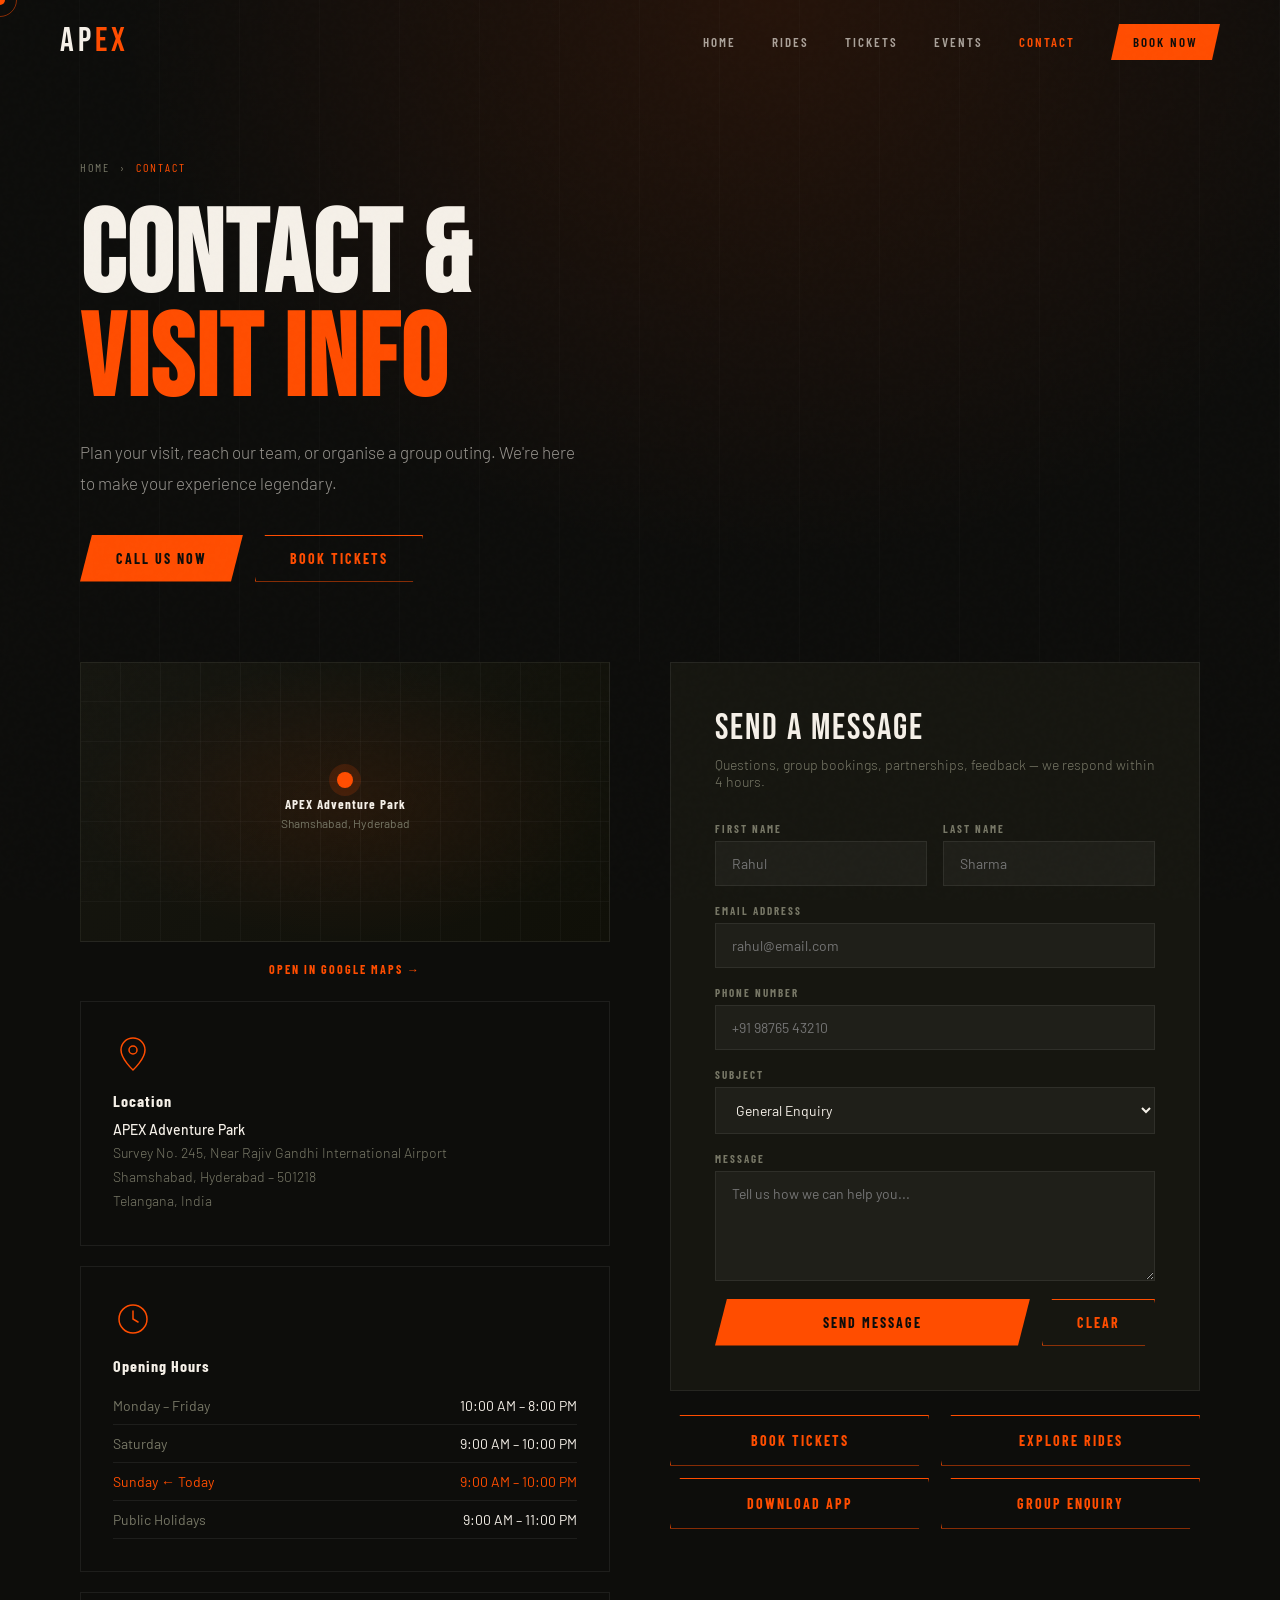
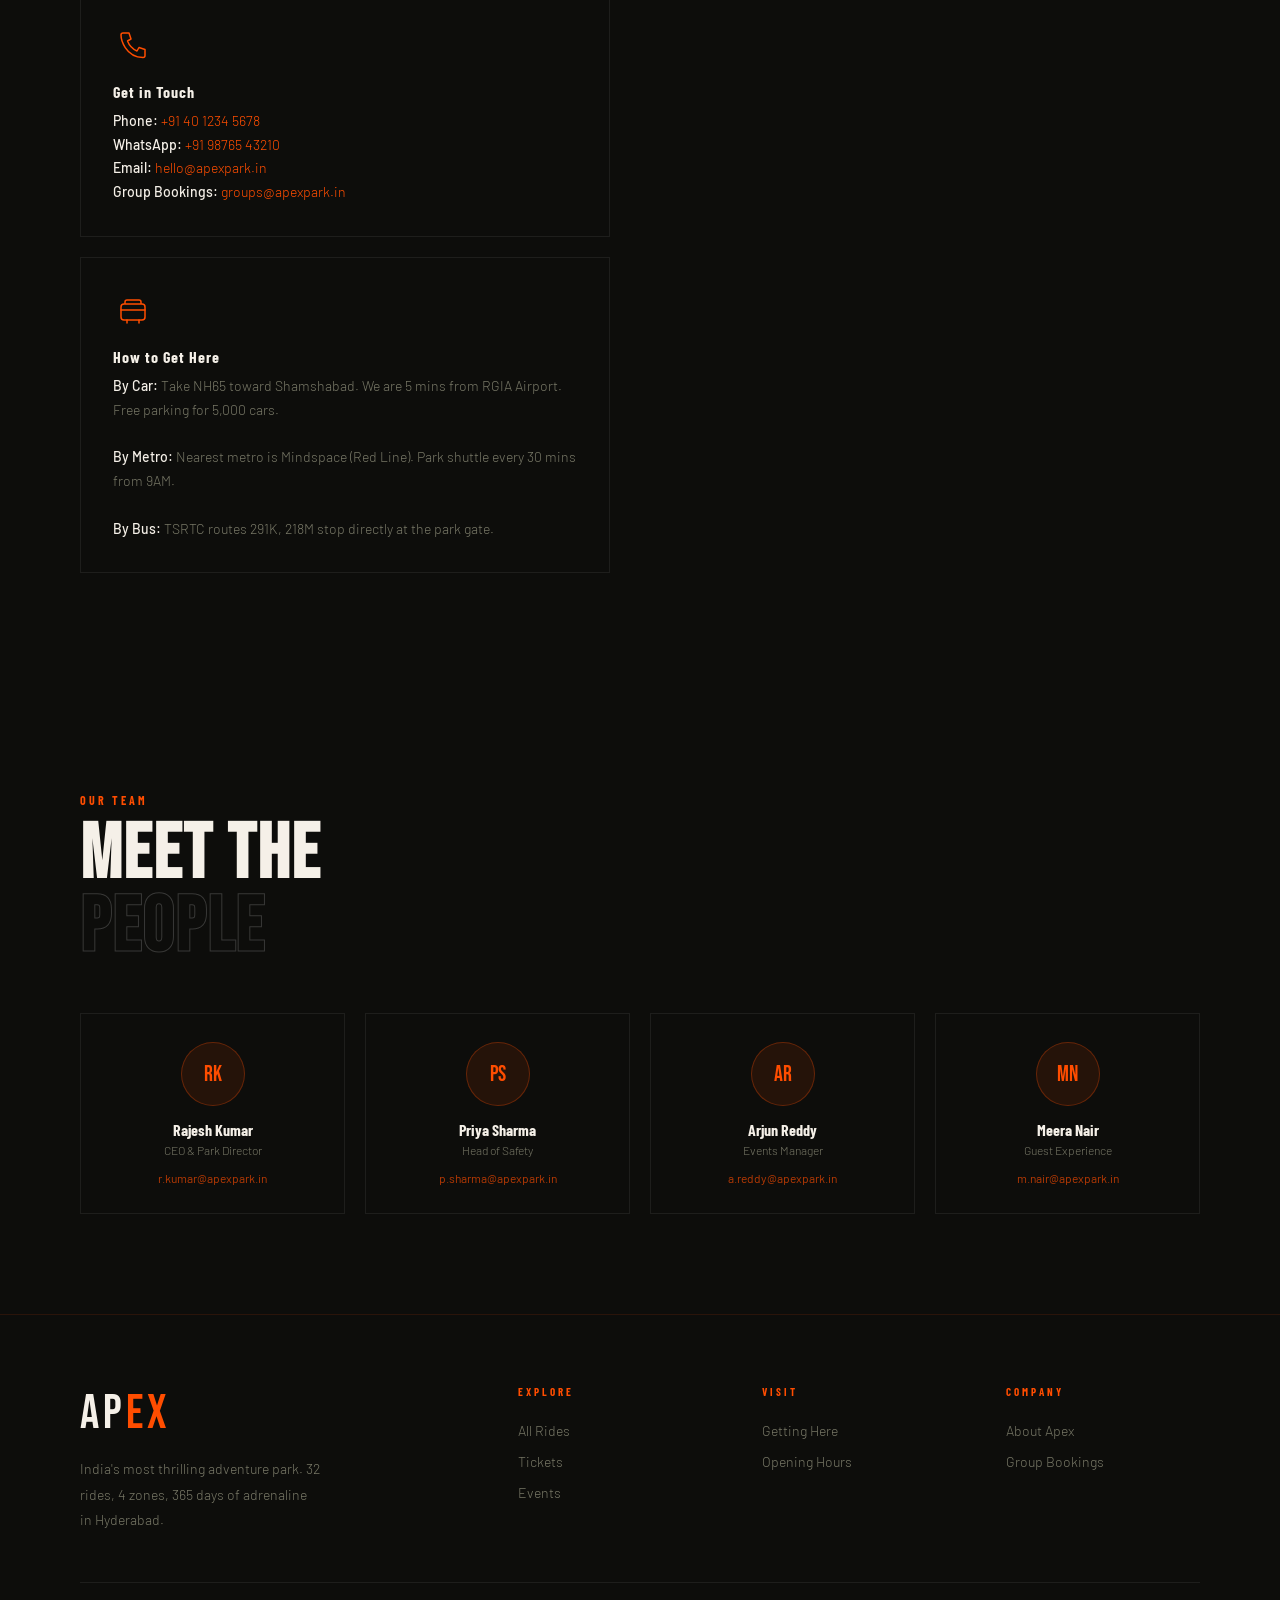
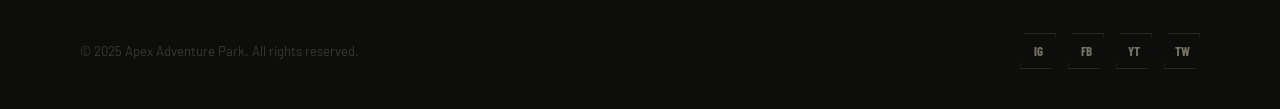
<file: contact.html>
<!DOCTYPE html>
<html lang="en">
<head>
  <!-- Google Tag Manager -->
<script>(function(w,d,s,l,i){w[l]=w[l]||[];w[l].push({'gtm.start':
new Date().getTime(),event:'gtm.js'});var f=d.getElementsByTagName(s)[0],
j=d.createElement(s),dl=l!='dataLayer'?'&l='+l:'';j.async=true;j.src=
'https://www.googletagmanager.com/gtm.js?id='+i+dl;f.parentNode.insertBefore(j,f);
})(window,document,'script','dataLayer','GTM-P9B7BPRV');</script>
<!-- Google tag (gtag.js) -->
<script async src="https://www.googletagmanager.com/gtag/js?id=G-7SL0D7XPBV"></script>
<script>
  window.dataLayer = window.dataLayer || [];
  function gtag(){dataLayer.push(arguments);}
  gtag('js', new Date());

  gtag('config', 'G-7SL0D7XPBV');
</script>
<meta charset="UTF-8">
<meta name="viewport" content="width=device-width, initial-scale=1.0">
<title>APEX — Contact & Visit Info</title>
<link rel="stylesheet" href="style.css">
<style>
.contact-section { padding: 0 80px 120px; display: grid; grid-template-columns: 1fr 1fr; gap: 60px; }
.contact-left {}
.contact-right {}

/* INFO BLOCKS */
.info-block { border: 1px solid var(--border); padding: 32px; margin-bottom: 20px; transition: border-color .3s; }
.info-block:hover { border-color: rgba(255,77,0,.3); }
.info-block-icon { width: 40px; height: 40px; margin-bottom: 14px; }
.info-block-title { font-family: 'Barlow Condensed', sans-serif; font-size: 16px; font-weight: 700; letter-spacing: 1px; margin-bottom: 8px; }
.info-block-text { font-size: 14px; color: var(--text-muted); line-height: 1.7; font-weight: 300; }
.info-block-text strong { color: var(--white); font-weight: 500; }

/* HOURS TABLE */
.hours-table { width: 100%; border-collapse: collapse; margin-top: 12px; }
.hours-table tr { border-bottom: 1px solid var(--border); }
.hours-table td { padding: 10px 0; font-size: 14px; color: var(--text-muted); }
.hours-table td:last-child { text-align: right; color: var(--white); }
.hours-table tr.today-row td { color: var(--orange); }

/* CONTACT FORM */
.contact-form-wrap { background: var(--mid); border: 1px solid var(--border); padding: 44px; }
.form-section-title { font-family: 'Bebas Neue', cursive; font-size: 36px; letter-spacing: 2px; margin-bottom: 6px; }
.form-section-sub { font-size: 14px; color: var(--text-muted); margin-bottom: 32px; font-weight: 300; }
.cf-group { display: flex; flex-direction: column; gap: 6px; margin-bottom: 18px; }
.cf-label { font-family: 'Barlow Condensed', sans-serif; font-size: 11px; font-weight: 700; letter-spacing: 2px; text-transform: uppercase; color: var(--text-muted); }
.cf-input, .cf-select, .cf-textarea { background: rgba(255,255,255,0.04); border: 1px solid var(--border); color: var(--white); padding: 13px 16px; font-family: 'Barlow', sans-serif; font-size: 14px; outline: none; transition: border-color .2s; width: 100%; }
.cf-input:focus, .cf-select:focus, .cf-textarea:focus { border-color: var(--orange); }
.cf-select option { background: var(--mid); }
.cf-textarea { min-height: 110px; resize: vertical; }
.cf-2col { display: grid; grid-template-columns: 1fr 1fr; gap: 16px; }

/* MAP PLACEHOLDER */
.map-block { background: linear-gradient(135deg, var(--mid), #101008); border: 1px solid var(--border); height: 280px; display: flex; align-items: center; justify-content: center; position: relative; overflow: hidden; margin-bottom: 20px; }
.map-block::before { content: ''; position: absolute; inset: 0; background: radial-gradient(ellipse at center, rgba(255,77,0,0.08) 0%, transparent 70%); }
.map-grid { position: absolute; inset: 0; background-image: repeating-linear-gradient(0deg, transparent, transparent 39px, rgba(255,255,255,0.03) 39px, rgba(255,255,255,0.03) 40px), repeating-linear-gradient(90deg, transparent, transparent 39px, rgba(255,255,255,0.03) 39px, rgba(255,255,255,0.03) 40px); }
.map-pin { position: relative; z-index: 2; text-align: center; }
.map-pin-dot { width: 16px; height: 16px; background: var(--orange); border-radius: 50%; margin: 0 auto 8px; box-shadow: 0 0 0 8px rgba(255,77,0,0.15); animation: ping 2s ease-in-out infinite; }
@keyframes ping { 0%, 100% { box-shadow: 0 0 0 8px rgba(255,77,0,0.15); } 50% { box-shadow: 0 0 0 20px rgba(255,77,0,0.03); } }
.map-pin p { font-family: 'Barlow Condensed', sans-serif; font-size: 13px; font-weight: 700; letter-spacing: 1px; color: var(--white); }
.map-pin span { font-size: 12px; color: var(--text-muted); }
.map-link { display: block; text-align: center; margin-top: 12px; font-family: 'Barlow Condensed', sans-serif; font-size: 12px; font-weight: 700; letter-spacing: 2px; text-transform: uppercase; color: var(--orange); text-decoration: none; transition: color .2s; }
.map-link:hover { color: var(--yellow); }

/* TEAM SECTION */
.team-section { padding: 80px 80px 0; }
.team-grid { display: grid; grid-template-columns: repeat(4,1fr); gap: 20px; margin-top: 48px; }
.team-card { border: 1px solid var(--border); padding: 28px 24px; text-align: center; transition: border-color .3s, transform .3s; cursor: none; }
.team-card:hover { border-color: rgba(255,77,0,.3); transform: translateY(-3px); }
.team-avatar { width: 64px; height: 64px; background: rgba(255,77,0,.1); border: 1px solid rgba(255,77,0,.3); border-radius: 50%; display: flex; align-items: center; justify-content: center; font-family: 'Bebas Neue', cursive; font-size: 22px; color: var(--orange); margin: 0 auto 14px; }
.team-name { font-family: 'Barlow Condensed', sans-serif; font-size: 16px; font-weight: 700; margin-bottom: 4px; }
.team-role { font-size: 12px; color: var(--text-muted); font-weight: 300; margin-bottom: 14px; }
.team-email { font-size: 12px; color: rgba(255,77,0,.7); }

@media (max-width: 900px) {
  .contact-section { grid-template-columns: 1fr; padding: 0 24px 80px; }
  .team-section { padding: 60px 24px 0; }
  .team-grid { grid-template-columns: 1fr 1fr; }
  .cf-2col { grid-template-columns: 1fr; }
}
</style>
</head>
<body>
  <!-- Google Tag Manager (noscript) -->
<noscript><iframe src="https://www.googletagmanager.com/ns.html?id=GTM-P9B7BPRV"
height="0" width="0" style="display:none;visibility:hidden"></iframe></noscript>
<!-- End Google Tag Manager (noscript) -->
  
<div class="cursor" id="cursor"></div>
<div class="cursor-ring" id="cursor-ring"></div>

<nav>
  <a href="index.html" class="nav-logo">AP<span>EX</span></a>
  <ul class="nav-links" id="nav-links">
    <li><a href="index.html">Home</a></li>
    <li><a href="rides.html">Rides</a></li>
    <li><a href="tickets.html">Tickets</a></li>
    <li><a href="events.html">Events</a></li>
    <li><a href="contact.html">Contact</a></li>
    <li><a href="tickets.html" class="nav-btn">Book Now</a></li>
  </ul>
  <button class="hamburger" id="hamburger"><span></span><span></span><span></span></button>
</nav>

<section class="page-hero">
  <div class="page-hero-bg"></div>
  <div class="page-hero-lines"></div>
  <div class="page-hero-content">
    <div class="breadcrumb"><a href="index.html">Home</a> › <span>Contact</span></div>
    <h1>CONTACT &<br><span>VISIT INFO</span></h1>
    <p>Plan your visit, reach our team, or organise a group outing. We're here to make your experience legendary.</p>
    <div style="display:flex;gap:12px;flex-wrap:wrap">
      <a href="tel:+914012345678" class="btn btn-primary">Call Us Now</a>
      <a href="tickets.html" class="btn btn-outline">Book Tickets</a>
    </div>
  </div>
</section>

<!-- CONTACT GRID -->
<section class="contact-section">
  <!-- LEFT: INFO -->
  <div class="contact-left reveal">
    <!-- Map -->
    <div class="map-block">
      <div class="map-grid"></div>
      <div class="map-pin">
        <div class="map-pin-dot"></div>
        <p>APEX Adventure Park</p>
        <span>Shamshabad, Hyderabad</span>
      </div>
    </div>
    <a href="https://maps.google.com" target="_blank" class="map-link">Open in Google Maps →</a>

    <div style="margin-top:24px"></div>

    <!-- Address -->
    <div class="info-block">
      <svg class="info-block-icon" viewBox="0 0 40 40" fill="none"><path d="M20 4C13.373 4 8 9.373 8 16c0 9 12 20 12 20s12-11 12-20c0-6.627-5.373-12-12-12z" stroke="#ff4d00" stroke-width="1.5"/><circle cx="20" cy="16" r="4" stroke="#ff4d00" stroke-width="1.5"/></svg>
      <div class="info-block-title">Location</div>
      <div class="info-block-text"><strong>APEX Adventure Park</strong><br>Survey No. 245, Near Rajiv Gandhi International Airport<br>Shamshabad, Hyderabad – 501218<br>Telangana, India</div>
    </div>

    <!-- Hours -->
    <div class="info-block">
      <svg class="info-block-icon" viewBox="0 0 40 40" fill="none"><circle cx="20" cy="20" r="14" stroke="#ff4d00" stroke-width="1.5"/><path d="M20 12v8l5 3" stroke="#ff4d00" stroke-width="1.5" stroke-linecap="round"/></svg>
      <div class="info-block-title">Opening Hours</div>
      <table class="hours-table">
        <tr><td>Monday – Friday</td><td>10:00 AM – 8:00 PM</td></tr>
        <tr><td>Saturday</td><td>9:00 AM – 10:00 PM</td></tr>
        <tr class="today-row"><td>Sunday ← Today</td><td>9:00 AM – 10:00 PM</td></tr>
        <tr><td>Public Holidays</td><td>9:00 AM – 11:00 PM</td></tr>
      </table>
    </div>

    <!-- Phone / Email -->
    <div class="info-block">
      <svg class="info-block-icon" viewBox="0 0 40 40" fill="none"><path d="M10 8h6l2 6-3.5 2A18 18 0 0024 26l2-3.5 6 2v6a2 2 0 01-2 2C12 32 8 14 8 10a2 2 0 012-2z" stroke="#ff4d00" stroke-width="1.5" stroke-linejoin="round"/></svg>
      <div class="info-block-title">Get in Touch</div>
      <div class="info-block-text">
        <strong>Phone:</strong> <a href="tel:+914012345678" style="color:var(--orange);text-decoration:none">+91 40 1234 5678</a><br>
        <strong>WhatsApp:</strong> <a href="https://wa.me/919876543210" style="color:var(--orange);text-decoration:none">+91 98765 43210</a><br>
        <strong>Email:</strong> <a href="mailto:hello@apexpark.in" style="color:var(--orange);text-decoration:none">hello@apexpark.in</a><br>
        <strong>Group Bookings:</strong> <a href="mailto:groups@apexpark.in" style="color:var(--orange);text-decoration:none">groups@apexpark.in</a>
      </div>
    </div>

    <!-- Transport -->
    <div class="info-block">
      <svg class="info-block-icon" viewBox="0 0 40 40" fill="none"><rect x="8" y="14" width="24" height="16" rx="3" stroke="#ff4d00" stroke-width="1.5"/><path d="M8 20h24M14 30v3M26 30v3" stroke="#ff4d00" stroke-width="1.5" stroke-linecap="round"/><path d="M12 14v-2a2 2 0 012-2h12a2 2 0 012 2v2" stroke="#ff4d00" stroke-width="1.5"/></svg>
      <div class="info-block-title">How to Get Here</div>
      <div class="info-block-text">
        <strong>By Car:</strong> Take NH65 toward Shamshabad. We are 5 mins from RGIA Airport. Free parking for 5,000 cars.<br><br>
        <strong>By Metro:</strong> Nearest metro is Mindspace (Red Line). Park shuttle every 30 mins from 9AM.<br><br>
        <strong>By Bus:</strong> TSRTC routes 291K, 218M stop directly at the park gate.
      </div>
    </div>
  </div>

  <!-- RIGHT: CONTACT FORM -->
  <div class="contact-right reveal">
    <div class="contact-form-wrap">
      <div class="form-section-title">SEND A MESSAGE</div>
      <div class="form-section-sub">Questions, group bookings, partnerships, feedback — we respond within 4 hours.</div>

      <div class="cf-2col">
        <div class="cf-group"><div class="cf-label">First Name</div><input type="text" class="cf-input" id="cf-fname" placeholder="Rahul"></div>
        <div class="cf-group"><div class="cf-label">Last Name</div><input type="text" class="cf-input" id="cf-lname" placeholder="Sharma"></div>
      </div>
      <div class="cf-group"><div class="cf-label">Email Address</div><input type="email" class="cf-input" id="cf-email" placeholder="rahul@email.com"></div>
      <div class="cf-group"><div class="cf-label">Phone Number</div><input type="tel" class="cf-input" placeholder="+91 98765 43210"></div>
      <div class="cf-group"><div class="cf-label">Subject</div>
        <select class="cf-select" id="cf-subject">
          <option>General Enquiry</option>
          <option>Group Booking (15+ people)</option>
          <option>Corporate Event</option>
          <option>Birthday Package</option>
          <option>Media & Press</option>
          <option>Careers</option>
          <option>Feedback / Complaint</option>
        </select>
      </div>
      <div class="cf-group"><div class="cf-label">Message</div><textarea class="cf-textarea" id="cf-message" placeholder="Tell us how we can help you..."></textarea></div>
      <div style="display:flex;gap:12px;flex-wrap:wrap;margin-top:8px">
        <button class="btn btn-primary" style="flex:1;min-width:160px;justify-content:center" onclick="submitContact()">Send Message</button>
        <button class="btn btn-outline" style="justify-content:center" onclick="document.querySelectorAll('.cf-input,.cf-textarea').forEach(i=>i.value='');showToast('Form cleared.')">Clear</button>
      </div>
    </div>

    <!-- Quick Links -->
    <div style="margin-top:24px;display:grid;grid-template-columns:1fr 1fr;gap:12px">
      <a href="tickets.html" class="btn btn-outline" style="justify-content:center;padding:16px">Book Tickets</a>
      <a href="rides.html" class="btn btn-outline" style="justify-content:center;padding:16px">Explore Rides</a>
      <button class="btn btn-outline" style="justify-content:center;padding:16px" onclick="showToast('App download link sent to your email!')">Download App</button>
      <button class="btn btn-outline" style="justify-content:center;padding:16px" onclick="openModal('modal-group')">Group Enquiry</button>
    </div>
  </div>
</section>

<!-- TEAM -->
<section class="team-section">
  <div class="section-tag reveal">Our Team</div>
  <h2 class="section-title reveal">MEET THE<br><span class="ghost">PEOPLE</span></h2>
  <div class="team-grid reveal">
    <div class="team-card"><div class="team-avatar">RK</div><div class="team-name">Rajesh Kumar</div><div class="team-role">CEO & Park Director</div><div class="team-email">r.kumar@apexpark.in</div></div>
    <div class="team-card"><div class="team-avatar">PS</div><div class="team-name">Priya Sharma</div><div class="team-role">Head of Safety</div><div class="team-email">p.sharma@apexpark.in</div></div>
    <div class="team-card"><div class="team-avatar">AR</div><div class="team-name">Arjun Reddy</div><div class="team-role">Events Manager</div><div class="team-email">a.reddy@apexpark.in</div></div>
    <div class="team-card"><div class="team-avatar">MN</div><div class="team-name">Meera Nair</div><div class="team-role">Guest Experience</div><div class="team-email">m.nair@apexpark.in</div></div>
  </div>
</section>

<div style="padding-bottom:100px"></div>

<footer>
  <div class="footer-grid">
    <div><div class="footer-logo">AP<span>EX</span></div><p class="footer-tagline">India's most thrilling adventure park. 32 rides, 4 zones, 365 days of adrenaline in Hyderabad.</p></div>
    <div><div class="footer-col-title">Explore</div><ul class="footer-links"><li><a href="rides.html">All Rides</a></li><li><a href="tickets.html">Tickets</a></li><li><a href="events.html">Events</a></li></ul></div>
    <div><div class="footer-col-title">Visit</div><ul class="footer-links"><li><a href="contact.html">Getting Here</a></li><li><a href="contact.html">Opening Hours</a></li></ul></div>
    <div><div class="footer-col-title">Company</div><ul class="footer-links"><li><a href="contact.html">About Apex</a></li><li><a href="contact.html">Group Bookings</a></li></ul></div>
  </div>
  <div class="footer-bottom"><div class="footer-copy">© 2025 Apex Adventure Park. All rights reserved.</div><div class="footer-socials"><a href="#" class="social-btn">IG</a><a href="#" class="social-btn">FB</a><a href="#" class="social-btn">YT</a><a href="#" class="social-btn">TW</a></div></div>
</footer>

<!-- GROUP ENQUIRY MODAL -->
<div class="modal-overlay" id="modal-group">
  <div class="modal">
    <button class="modal-close" onclick="closeModal('modal-group')">✕</button>
    <h3>GROUP ENQUIRY</h3>
    <p>Tell us about your group and we'll send you a custom package within 24 hours.</p>
    <div class="form-group"><label>Organisation / Company</label><input type="text" placeholder="ABC School / Infosys etc."></div>
    <div class="form-row">
      <div class="form-group"><label>Contact Name</label><input type="text" placeholder="Your name"></div>
      <div class="form-group"><label>Group Size</label><input type="number" min="15" placeholder="Min 15"></div>
    </div>
    <div class="form-group"><label>Preferred Date</label><input type="date"></div>
    <div class="form-group"><label>Email</label><input type="email" placeholder="your@email.com"></div>
    <button class="btn btn-primary" style="width:100%;justify-content:center;margin-top:8px" onclick="closeModal('modal-group');showToast('Group enquiry sent! We will contact you within 24hrs.')">Submit Enquiry</button>
  </div>
</div>

<script src="app.js"></script>
<script>
function submitContact() {
  const name = document.getElementById('cf-fname').value;
  const email = document.getElementById('cf-email').value;
  const msg = document.getElementById('cf-message').value;
  if (!name || !email || !msg) { showToast('Please fill all required fields!'); return; }
  showToast('Message sent! We will reply to ' + email + ' within 4 hours.');
  document.querySelectorAll('.cf-input, .cf-textarea').forEach(i => i.value = '');
}
</script>
</body>
</html>
</file>
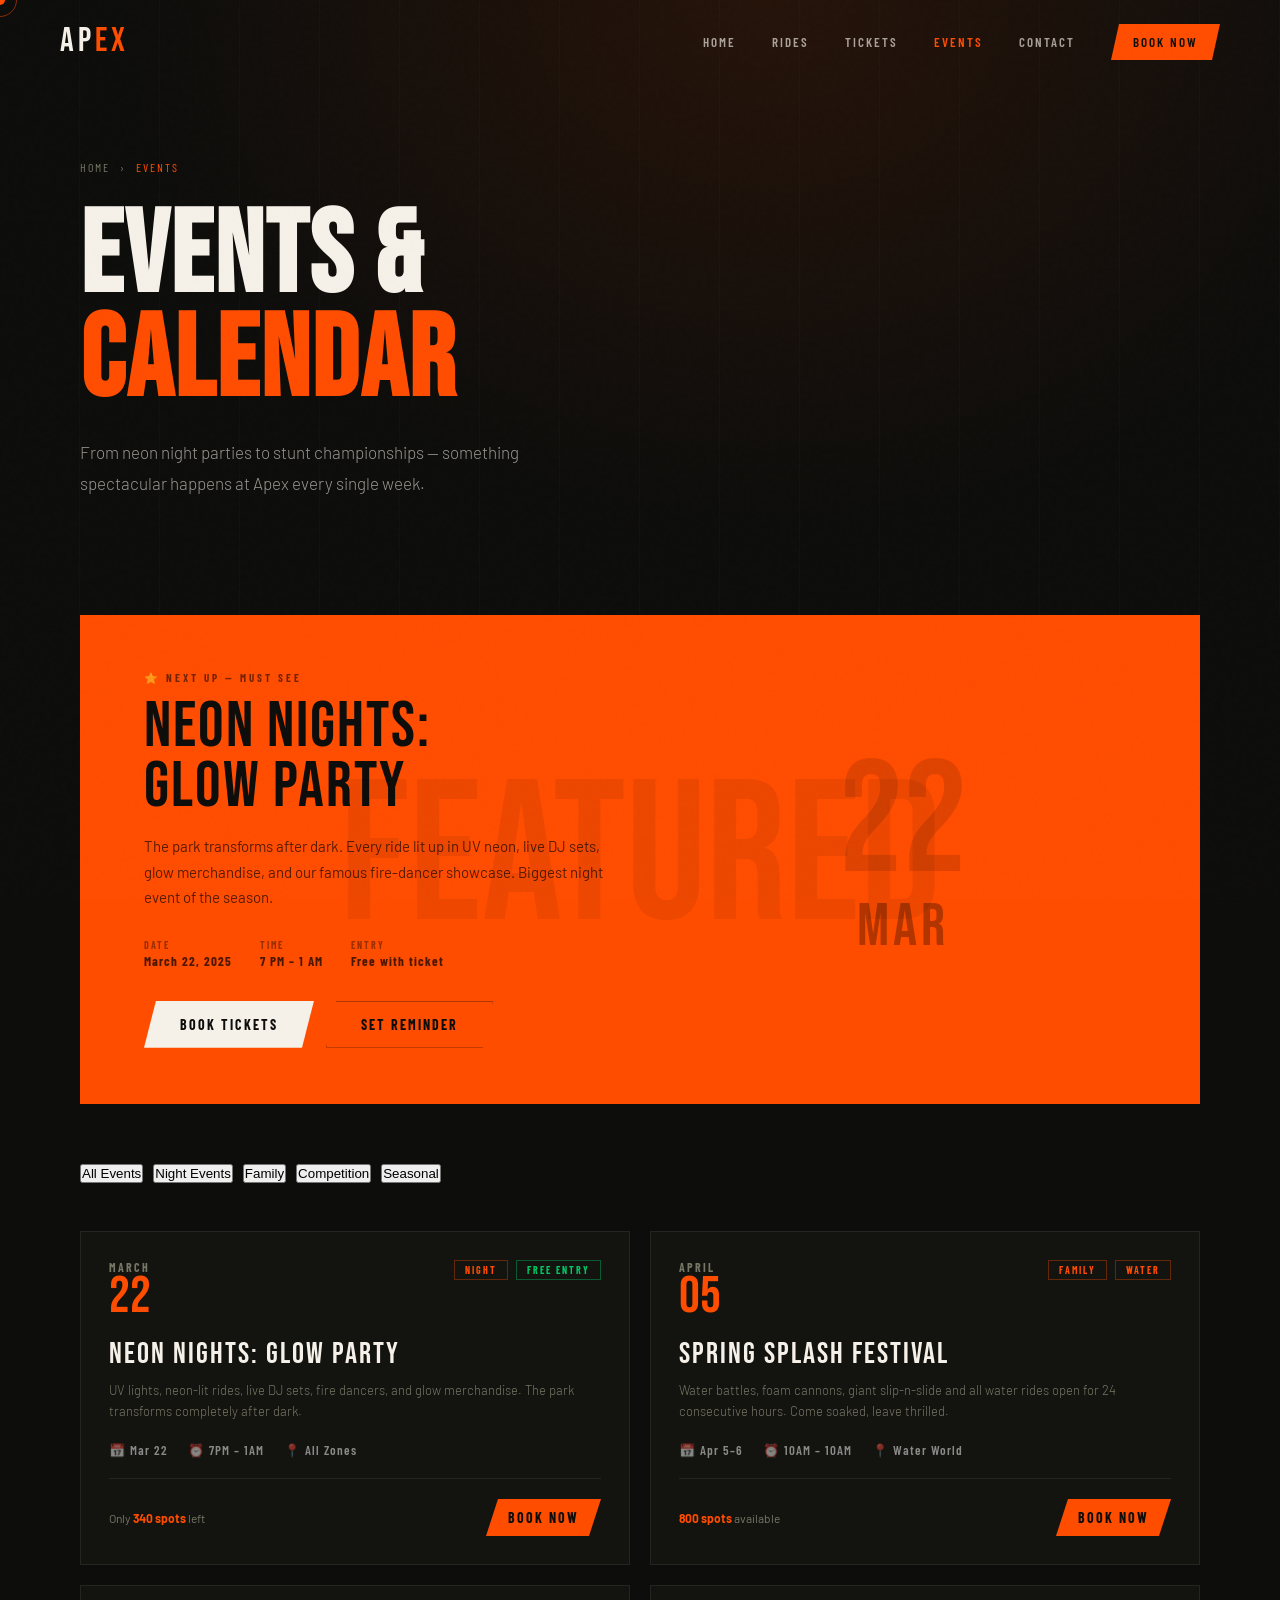
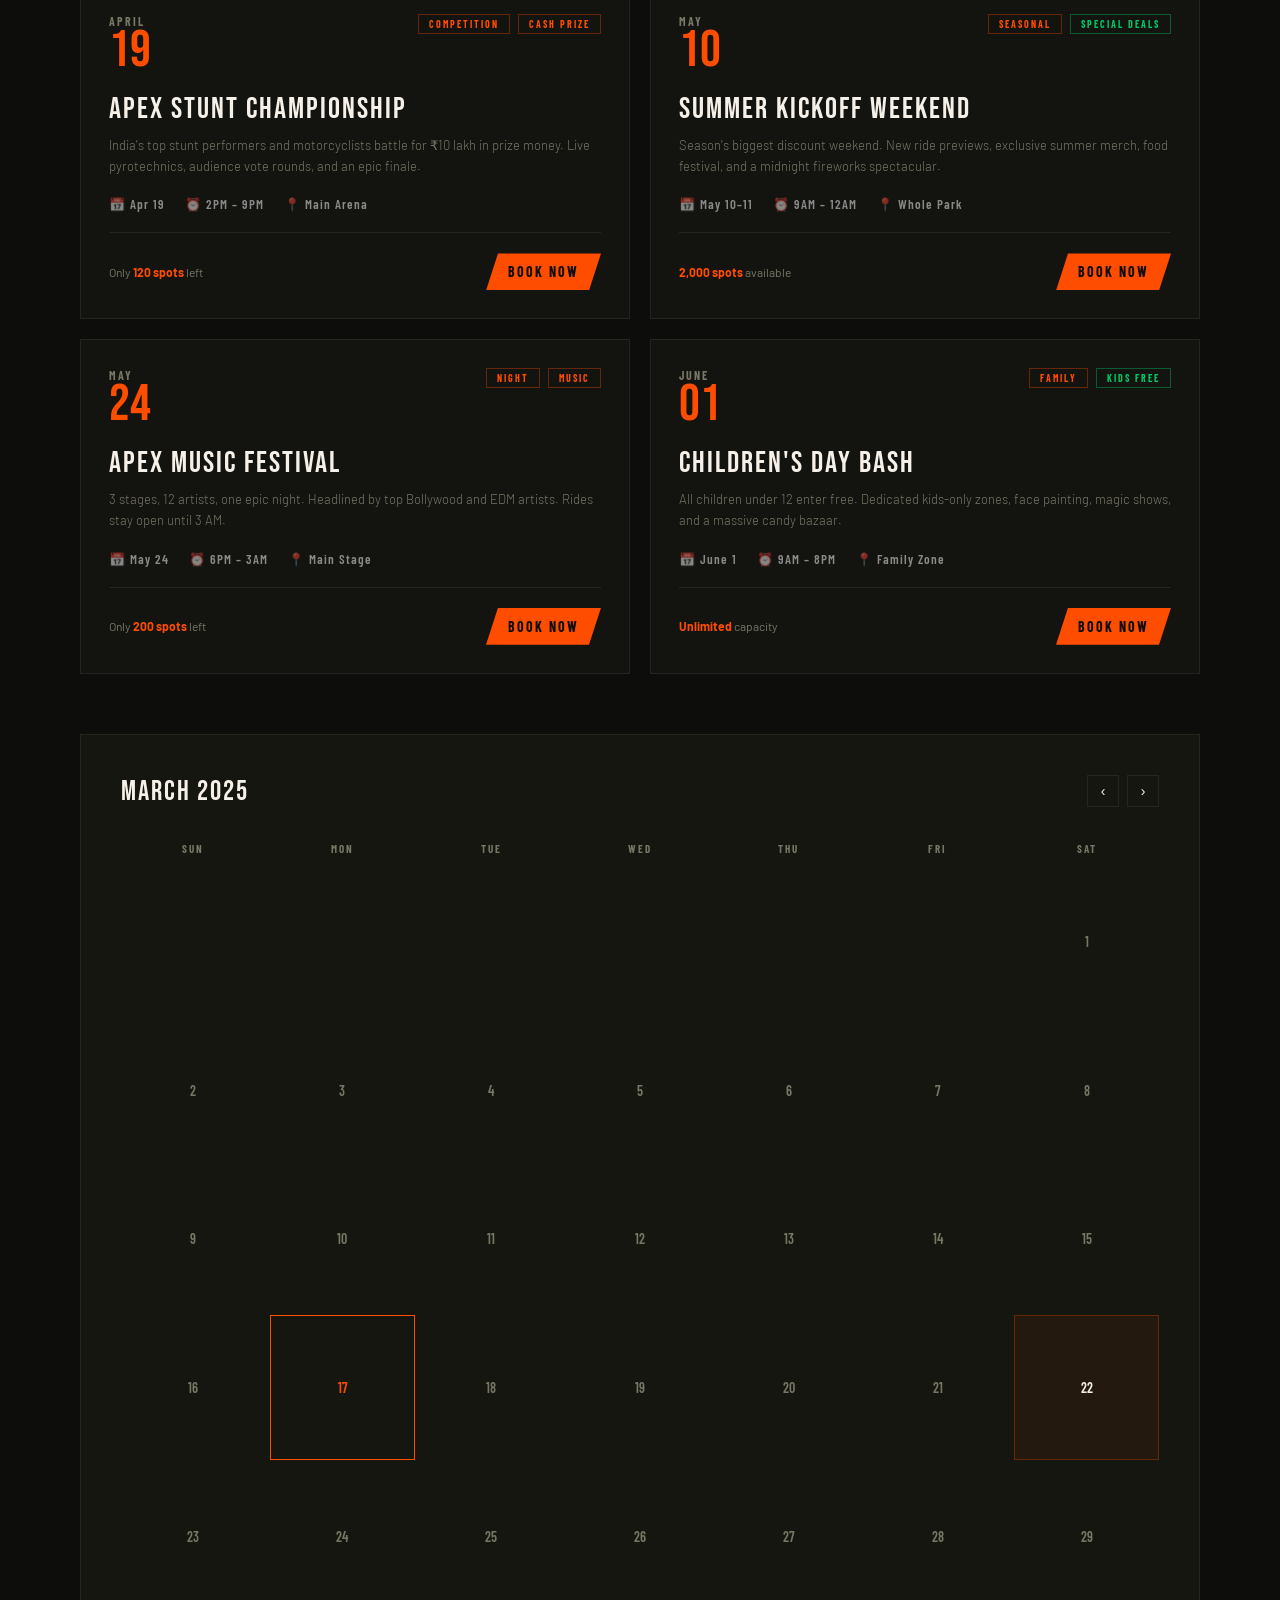
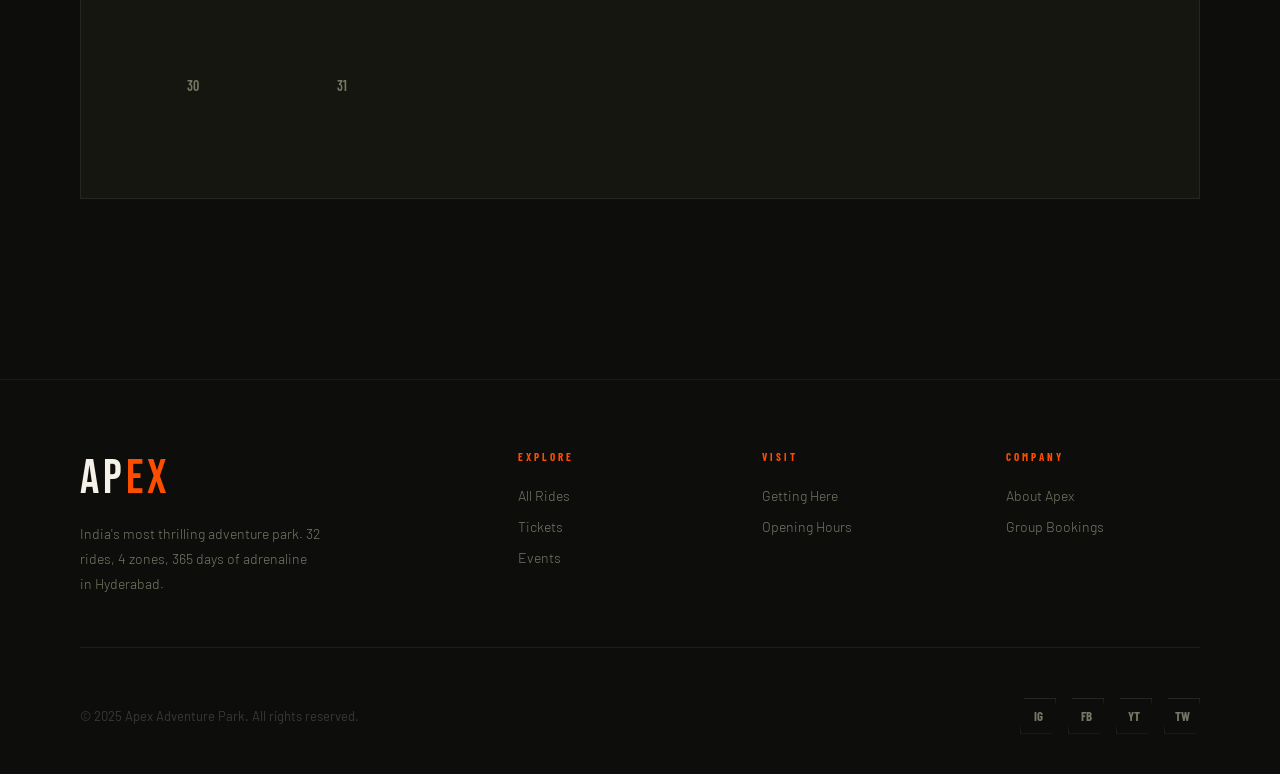
<file: events.html>
<!DOCTYPE html>
<html lang="en">
<head>
  <!-- Google Tag Manager -->
<script>(function(w,d,s,l,i){w[l]=w[l]||[];w[l].push({'gtm.start':
new Date().getTime(),event:'gtm.js'});var f=d.getElementsByTagName(s)[0],
j=d.createElement(s),dl=l!='dataLayer'?'&l='+l:'';j.async=true;j.src=
'https://www.googletagmanager.com/gtm.js?id='+i+dl;f.parentNode.insertBefore(j,f);
})(window,document,'script','dataLayer','GTM-P9B7BPRV');</script>
<!-- End Google Tag Manager -->
<!-- Google tag (gtag.js) -->
<script async src="https://www.googletagmanager.com/gtag/js?id=G-7SL0D7XPBV"></script>
<script>
  window.dataLayer = window.dataLayer || [];
  function gtag(){dataLayer.push(arguments);}
  gtag('js', new Date());

  gtag('config', 'G-7SL0D7XPBV');
</script>
<meta charset="UTF-8">
<meta name="viewport" content="width=device-width, initial-scale=1.0">
<title>APEX — Events & Calendar</title>
<link rel="stylesheet" href="style.css">
<style>
.events-section { padding: 0 80px 120px; }

/* UPCOMING FEATURED */
.featured-event { background: var(--orange); padding: 56px 64px; display: grid; grid-template-columns: 1fr 1fr; gap: 60px; align-items: center; margin-bottom: 60px; position: relative; overflow: hidden; }
.featured-event::before { content: 'FEATURED'; position: absolute; font-family: 'Bebas Neue', cursive; font-size: 200px; color: rgba(0,0,0,0.07); top: 50%; left: 50%; transform: translate(-50%,-50%); pointer-events: none; white-space: nowrap; }
.feat-tag { font-family: 'Barlow Condensed', sans-serif; font-size: 11px; font-weight: 700; letter-spacing: 3px; text-transform: uppercase; color: rgba(0,0,0,0.55); margin-bottom: 12px; }
.feat-title { font-family: 'Bebas Neue', cursive; font-size: clamp(40px,5vw,72px); color: var(--dark); letter-spacing: 2px; line-height: 0.95; margin-bottom: 16px; }
.feat-desc { font-size: 15px; color: rgba(0,0,0,0.65); line-height: 1.7; font-weight: 400; margin-bottom: 28px; }
.feat-meta { display: flex; gap: 28px; margin-bottom: 32px; }
.feat-meta-item { font-family: 'Barlow Condensed', sans-serif; font-size: 13px; font-weight: 700; letter-spacing: 1px; color: rgba(0,0,0,0.7); }
.feat-meta-item span { display: block; font-size: 10px; letter-spacing: 2px; text-transform: uppercase; color: rgba(0,0,0,0.4); margin-bottom: 2px; }
.feat-btns { display: flex; gap: 12px; }
.feat-date-block { text-align: center; position: relative; z-index: 2; }
.feat-big-date { font-family: 'Bebas Neue', cursive; font-size: 160px; color: rgba(0,0,0,0.12); line-height: 0.85; }
.feat-big-month { font-family: 'Bebas Neue', cursive; font-size: 60px; color: rgba(0,0,0,0.3); letter-spacing: 4px; }

/* FILTER */
.ev-filter { display: flex; gap: 10px; flex-wrap: wrap; margin-bottom: 48px; }

/* EVENTS GRID */
.events-grid { display: grid; grid-template-columns: repeat(2,1fr); gap: 20px; margin-bottom: 60px; }
.ev-card { border: 1px solid var(--border); background: var(--card); overflow: hidden; cursor: none; transition: border-color .3s, transform .3s; }
.ev-card:hover { border-color: rgba(255,77,0,.35); transform: translateY(-4px); }
.ev-card-top { padding: 28px 28px 0; display: flex; justify-content: space-between; align-items: flex-start; }
.ev-card-date { font-family: 'Bebas Neue', cursive; font-size: 52px; color: var(--orange); line-height: 0.9; }
.ev-card-month { font-family: 'Barlow Condensed', sans-serif; font-size: 12px; font-weight: 700; letter-spacing: 2px; text-transform: uppercase; color: var(--text-muted); }
.ev-card-tags { display: flex; gap: 8px; flex-wrap: wrap; }
.ev-tag { font-family: 'Barlow Condensed', sans-serif; font-size: 10px; font-weight: 700; letter-spacing: 2px; text-transform: uppercase; padding: 3px 10px; border: 1px solid rgba(255,77,0,.35); color: var(--orange); }
.ev-tag.free { border-color: rgba(0,200,100,.4); color: #00c864; }
.ev-card-body { padding: 16px 28px 28px; }
.ev-card-name { font-family: 'Bebas Neue', cursive; font-size: 30px; letter-spacing: 2px; margin-bottom: 8px; }
.ev-card-desc { font-size: 13px; color: var(--text-muted); line-height: 1.6; margin-bottom: 20px; font-weight: 300; }
.ev-card-meta { display: flex; gap: 20px; font-family: 'Barlow Condensed', sans-serif; font-size: 13px; font-weight: 600; letter-spacing: 1px; color: rgba(255,255,255,.5); margin-bottom: 20px; }
.ev-card-footer { border-top: 1px solid var(--border); padding-top: 20px; display: flex; justify-content: space-between; align-items: center; }
.ev-spots { font-size: 12px; color: var(--text-muted); }
.ev-spots strong { color: var(--orange); }

/* MINI CALENDAR */
.calendar-section { background: var(--mid); border: 1px solid var(--border); padding: 40px; margin-bottom: 60px; }
.cal-header { display: flex; justify-content: space-between; align-items: center; margin-bottom: 28px; }
.cal-title { font-family: 'Bebas Neue', cursive; font-size: 28px; letter-spacing: 2px; }
.cal-nav { display: flex; gap: 8px; }
.cal-nav button { background: none; border: 1px solid var(--border); color: var(--white); width: 32px; height: 32px; cursor: none; font-size: 14px; transition: border-color .2s, color .2s; }
.cal-nav button:hover { border-color: var(--orange); color: var(--orange); }
.cal-grid-header { display: grid; grid-template-columns: repeat(7,1fr); gap: 4px; margin-bottom: 8px; }
.cal-grid-header span { font-family: 'Barlow Condensed', sans-serif; font-size: 11px; font-weight: 700; letter-spacing: 2px; text-transform: uppercase; text-align: center; color: var(--text-muted); padding: 6px; }
.cal-grid { display: grid; grid-template-columns: repeat(7,1fr); gap: 4px; }
.cal-day { aspect-ratio: 1; display: flex; align-items: center; justify-content: center; font-family: 'Barlow Condensed', sans-serif; font-size: 14px; font-weight: 600; color: var(--text-muted); cursor: none; transition: all .2s; border: 1px solid transparent; }
.cal-day.has-event { color: var(--white); border-color: rgba(255,77,0,.3); background: rgba(255,77,0,.06); }
.cal-day.has-event:hover { border-color: var(--orange); background: rgba(255,77,0,.12); }
.cal-day.today { color: var(--orange); border-color: var(--orange); }
.cal-day.empty { pointer-events: none; }

@media (max-width: 900px) {
  .events-section { padding: 0 24px 80px; }
  .featured-event { grid-template-columns: 1fr; padding: 32px 24px; gap: 24px; }
  .feat-date-block { display: none; }
  .events-grid { grid-template-columns: 1fr; }
  .calendar-section { padding: 24px 16px; }
}
</style>
</head>
<body>
 <!-- Google Tag Manager (noscript) -->
<noscript><iframe src="https://www.googletagmanager.com/ns.html?id=GTM-P9B7BPRV"
height="0" width="0" style="display:none;visibility:hidden"></iframe></noscript>
<!-- End Google Tag Manager (noscript) -->
<div class="cursor" id="cursor"></div>
<div class="cursor-ring" id="cursor-ring"></div>

<nav>
  <a href="index.html" class="nav-logo">AP<span>EX</span></a>
  <ul class="nav-links" id="nav-links">
    <li><a href="index.html">Home</a></li>
    <li><a href="rides.html">Rides</a></li>
    <li><a href="tickets.html">Tickets</a></li>
    <li><a href="events.html">Events</a></li>
    <li><a href="contact.html">Contact</a></li>
    <li><a href="tickets.html" class="nav-btn">Book Now</a></li>
  </ul>
  <button class="hamburger" id="hamburger"><span></span><span></span><span></span></button>
</nav>

<section class="page-hero">
  <div class="page-hero-bg"></div>
  <div class="page-hero-lines"></div>
  <div class="page-hero-content">
    <div class="breadcrumb"><a href="index.html">Home</a> › <span>Events</span></div>
    <h1>EVENTS &<br><span>CALENDAR</span></h1>
    <p>From neon night parties to stunt championships — something spectacular happens at Apex every single week.</p>
  </div>
</section>

<section class="events-section">
  <!-- FEATURED EVENT -->
  <div class="featured-event reveal">
    <div>
      <div class="feat-tag">⭐ Next Up — Must See</div>
      <div class="feat-title">NEON NIGHTS:<br>GLOW PARTY</div>
      <div class="feat-desc">The park transforms after dark. Every ride lit up in UV neon, live DJ sets, glow merchandise, and our famous fire-dancer showcase. Biggest night event of the season.</div>
      <div class="feat-meta">
        <div class="feat-meta-item"><span>Date</span>March 22, 2025</div>
        <div class="feat-meta-item"><span>Time</span>7 PM – 1 AM</div>
        <div class="feat-meta-item"><span>Entry</span>Free with ticket</div>
      </div>
      <div class="feat-btns">
        <a href="tickets.html" class="btn btn-white">Book Tickets</a>
        <button class="btn btn-outline" style="border-color:rgba(0,0,0,0.3);color:var(--dark)" onclick="showToast('Reminder set for Neon Nights!')">Set Reminder</button>
      </div>
    </div>
    <div class="feat-date-block">
      <div class="feat-big-date">22</div>
      <div class="feat-big-month">MAR</div>
    </div>
  </div>

  <!-- FILTER -->
  <div class="ev-filter reveal">
    <button class="filter-btn active" onclick="filterEvents('all',this)">All Events</button>
    <button class="filter-btn" onclick="filterEvents('night',this)">Night Events</button>
    <button class="filter-btn" onclick="filterEvents('family',this)">Family</button>
    <button class="filter-btn" onclick="filterEvents('competition',this)">Competition</button>
    <button class="filter-btn" onclick="filterEvents('seasonal',this)">Seasonal</button>
  </div>

  <!-- EVENTS GRID -->
  <div class="events-grid reveal" id="events-container">
    <div class="ev-card" data-type="night">
      <div class="ev-card-top"><div><div class="ev-card-month">March</div><div class="ev-card-date">22</div></div><div class="ev-card-tags"><span class="ev-tag">Night</span><span class="ev-tag free">Free Entry</span></div></div>
      <div class="ev-card-body">
        <div class="ev-card-name">NEON NIGHTS: GLOW PARTY</div>
        <div class="ev-card-desc">UV lights, neon-lit rides, live DJ sets, fire dancers, and glow merchandise. The park transforms completely after dark.</div>
        <div class="ev-card-meta"><span>📅 Mar 22</span><span>⏰ 7PM – 1AM</span><span>📍 All Zones</span></div>
        <div class="ev-card-footer"><div class="ev-spots">Only <strong>340 spots</strong> left</div><a href="tickets.html" class="btn btn-primary" style="padding:10px 22px">Book Now</a></div>
      </div>
    </div>

    <div class="ev-card" data-type="family">
      <div class="ev-card-top"><div><div class="ev-card-month">April</div><div class="ev-card-date">05</div></div><div class="ev-card-tags"><span class="ev-tag">Family</span><span class="ev-tag">Water</span></div></div>
      <div class="ev-card-body">
        <div class="ev-card-name">SPRING SPLASH FESTIVAL</div>
        <div class="ev-card-desc">Water battles, foam cannons, giant slip-n-slide and all water rides open for 24 consecutive hours. Come soaked, leave thrilled.</div>
        <div class="ev-card-meta"><span>📅 Apr 5–6</span><span>⏰ 10AM – 10AM</span><span>📍 Water World</span></div>
        <div class="ev-card-footer"><div class="ev-spots"><strong>800 spots</strong> available</div><a href="tickets.html" class="btn btn-primary" style="padding:10px 22px">Book Now</a></div>
      </div>
    </div>

    <div class="ev-card" data-type="competition">
      <div class="ev-card-top"><div><div class="ev-card-month">April</div><div class="ev-card-date">19</div></div><div class="ev-card-tags"><span class="ev-tag">Competition</span><span class="ev-tag">Cash Prize</span></div></div>
      <div class="ev-card-body">
        <div class="ev-card-name">APEX STUNT CHAMPIONSHIP</div>
        <div class="ev-card-desc">India's top stunt performers and motorcyclists battle for ₹10 lakh in prize money. Live pyrotechnics, audience vote rounds, and an epic finale.</div>
        <div class="ev-card-meta"><span>📅 Apr 19</span><span>⏰ 2PM – 9PM</span><span>📍 Main Arena</span></div>
        <div class="ev-card-footer"><div class="ev-spots">Only <strong>120 spots</strong> left</div><a href="tickets.html" class="btn btn-primary" style="padding:10px 22px">Book Now</a></div>
      </div>
    </div>

    <div class="ev-card" data-type="seasonal">
      <div class="ev-card-top"><div><div class="ev-card-month">May</div><div class="ev-card-date">10</div></div><div class="ev-card-tags"><span class="ev-tag">Seasonal</span><span class="ev-tag free">Special Deals</span></div></div>
      <div class="ev-card-body">
        <div class="ev-card-name">SUMMER KICKOFF WEEKEND</div>
        <div class="ev-card-desc">Season's biggest discount weekend. New ride previews, exclusive summer merch, food festival, and a midnight fireworks spectacular.</div>
        <div class="ev-card-meta"><span>📅 May 10–11</span><span>⏰ 9AM – 12AM</span><span>📍 Whole Park</span></div>
        <div class="ev-card-footer"><div class="ev-spots"><strong>2,000 spots</strong> available</div><a href="tickets.html" class="btn btn-primary" style="padding:10px 22px">Book Now</a></div>
      </div>
    </div>

    <div class="ev-card" data-type="night">
      <div class="ev-card-top"><div><div class="ev-card-month">May</div><div class="ev-card-date">24</div></div><div class="ev-card-tags"><span class="ev-tag">Night</span><span class="ev-tag">Music</span></div></div>
      <div class="ev-card-body">
        <div class="ev-card-name">APEX MUSIC FESTIVAL</div>
        <div class="ev-card-desc">3 stages, 12 artists, one epic night. Headlined by top Bollywood and EDM artists. Rides stay open until 3 AM.</div>
        <div class="ev-card-meta"><span>📅 May 24</span><span>⏰ 6PM – 3AM</span><span>📍 Main Stage</span></div>
        <div class="ev-card-footer"><div class="ev-spots">Only <strong>200 spots</strong> left</div><a href="tickets.html" class="btn btn-primary" style="padding:10px 22px">Book Now</a></div>
      </div>
    </div>

    <div class="ev-card" data-type="family">
      <div class="ev-card-top"><div><div class="ev-card-month">June</div><div class="ev-card-date">01</div></div><div class="ev-card-tags"><span class="ev-tag">Family</span><span class="ev-tag free">Kids Free</span></div></div>
      <div class="ev-card-body">
        <div class="ev-card-name">CHILDREN'S DAY BASH</div>
        <div class="ev-card-desc">All children under 12 enter free. Dedicated kids-only zones, face painting, magic shows, and a massive candy bazaar.</div>
        <div class="ev-card-meta"><span>📅 June 1</span><span>⏰ 9AM – 8PM</span><span>📍 Family Zone</span></div>
        <div class="ev-card-footer"><div class="ev-spots"><strong>Unlimited</strong> capacity</div><a href="tickets.html" class="btn btn-primary" style="padding:10px 22px">Book Now</a></div>
      </div>
    </div>
  </div>

  <!-- MINI CALENDAR -->
  <div class="calendar-section reveal">
    <div class="cal-header">
      <div class="cal-title" id="cal-month-label">MARCH 2025</div>
      <div class="cal-nav">
        <button onclick="changeMonth(-1)">‹</button>
        <button onclick="changeMonth(1)">›</button>
      </div>
    </div>
    <div class="cal-grid-header">
      <span>SUN</span><span>MON</span><span>TUE</span><span>WED</span><span>THU</span><span>FRI</span><span>SAT</span>
    </div>
    <div class="cal-grid" id="cal-grid"></div>
  </div>
</section>

<footer>
  <div class="footer-grid">
    <div><div class="footer-logo">AP<span>EX</span></div><p class="footer-tagline">India's most thrilling adventure park. 32 rides, 4 zones, 365 days of adrenaline in Hyderabad.</p></div>
    <div><div class="footer-col-title">Explore</div><ul class="footer-links"><li><a href="rides.html">All Rides</a></li><li><a href="tickets.html">Tickets</a></li><li><a href="events.html">Events</a></li></ul></div>
    <div><div class="footer-col-title">Visit</div><ul class="footer-links"><li><a href="contact.html">Getting Here</a></li><li><a href="contact.html">Opening Hours</a></li></ul></div>
    <div><div class="footer-col-title">Company</div><ul class="footer-links"><li><a href="contact.html">About Apex</a></li><li><a href="contact.html">Group Bookings</a></li></ul></div>
  </div>
  <div class="footer-bottom"><div class="footer-copy">© 2025 Apex Adventure Park. All rights reserved.</div><div class="footer-socials"><a href="#" class="social-btn">IG</a><a href="#" class="social-btn">FB</a><a href="#" class="social-btn">YT</a><a href="#" class="social-btn">TW</a></div></div>
</footer>

<script src="app.js"></script>
<script>
// Filter
function filterEvents(type, btn) {
  document.querySelectorAll('.filter-btn').forEach(b => b.classList.remove('active'));
  btn.classList.add('active');
  document.querySelectorAll('.ev-card').forEach(card => {
    card.style.display = (type === 'all' || card.dataset.type === type) ? '' : 'none';
  });
}

// Calendar
const eventDays = { 3: [22], 4: [5,6,19], 5: [10,11,24], 6: [1] };
let curMonth = 2, curYear = 2025;
const months = ['January','February','March','April','May','June','July','August','September','October','November','December'];

function renderCal() {
  document.getElementById('cal-month-label').textContent = months[curMonth].toUpperCase() + ' ' + curYear;
  const grid = document.getElementById('cal-grid');
  grid.innerHTML = '';
  const firstDay = new Date(curYear, curMonth, 1).getDay();
  const daysInMonth = new Date(curYear, curMonth + 1, 0).getDate();
  const evDays = eventDays[curMonth + 1] || [];
  for (let i = 0; i < firstDay; i++) { const d = document.createElement('div'); d.className = 'cal-day empty'; grid.appendChild(d); }
  for (let d = 1; d <= daysInMonth; d++) {
    const el = document.createElement('div');
    el.className = 'cal-day' + (evDays.includes(d) ? ' has-event' : '') + (d === 17 && curMonth === 2 ? ' today' : '');
    el.textContent = d;
    if (evDays.includes(d)) el.onclick = () => showToast('Event on ' + months[curMonth] + ' ' + d + '!');
    grid.appendChild(el);
  }
}

function changeMonth(dir) { curMonth += dir; if (curMonth > 11) { curMonth = 0; curYear++; } if (curMonth < 0) { curMonth = 11; curYear--; } renderCal(); }
renderCal();
</script>
</body>
</html>
</file>
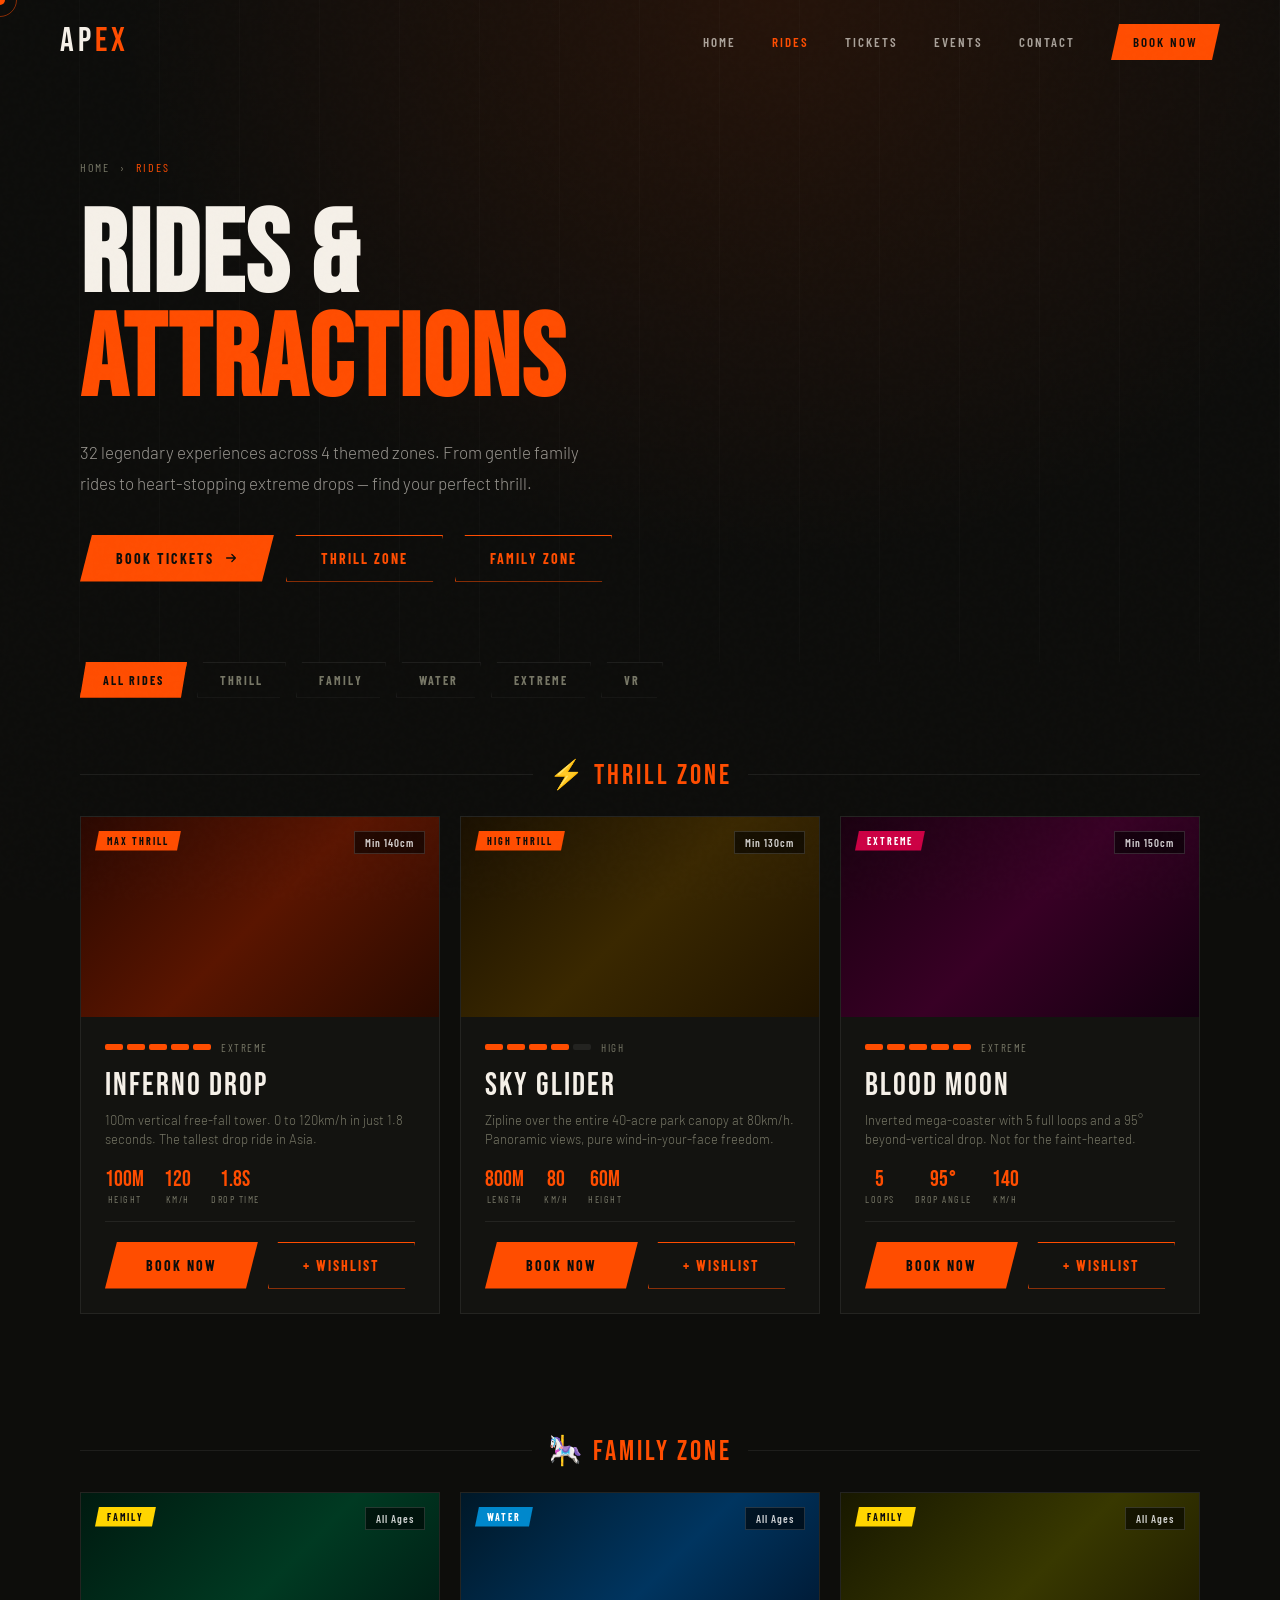
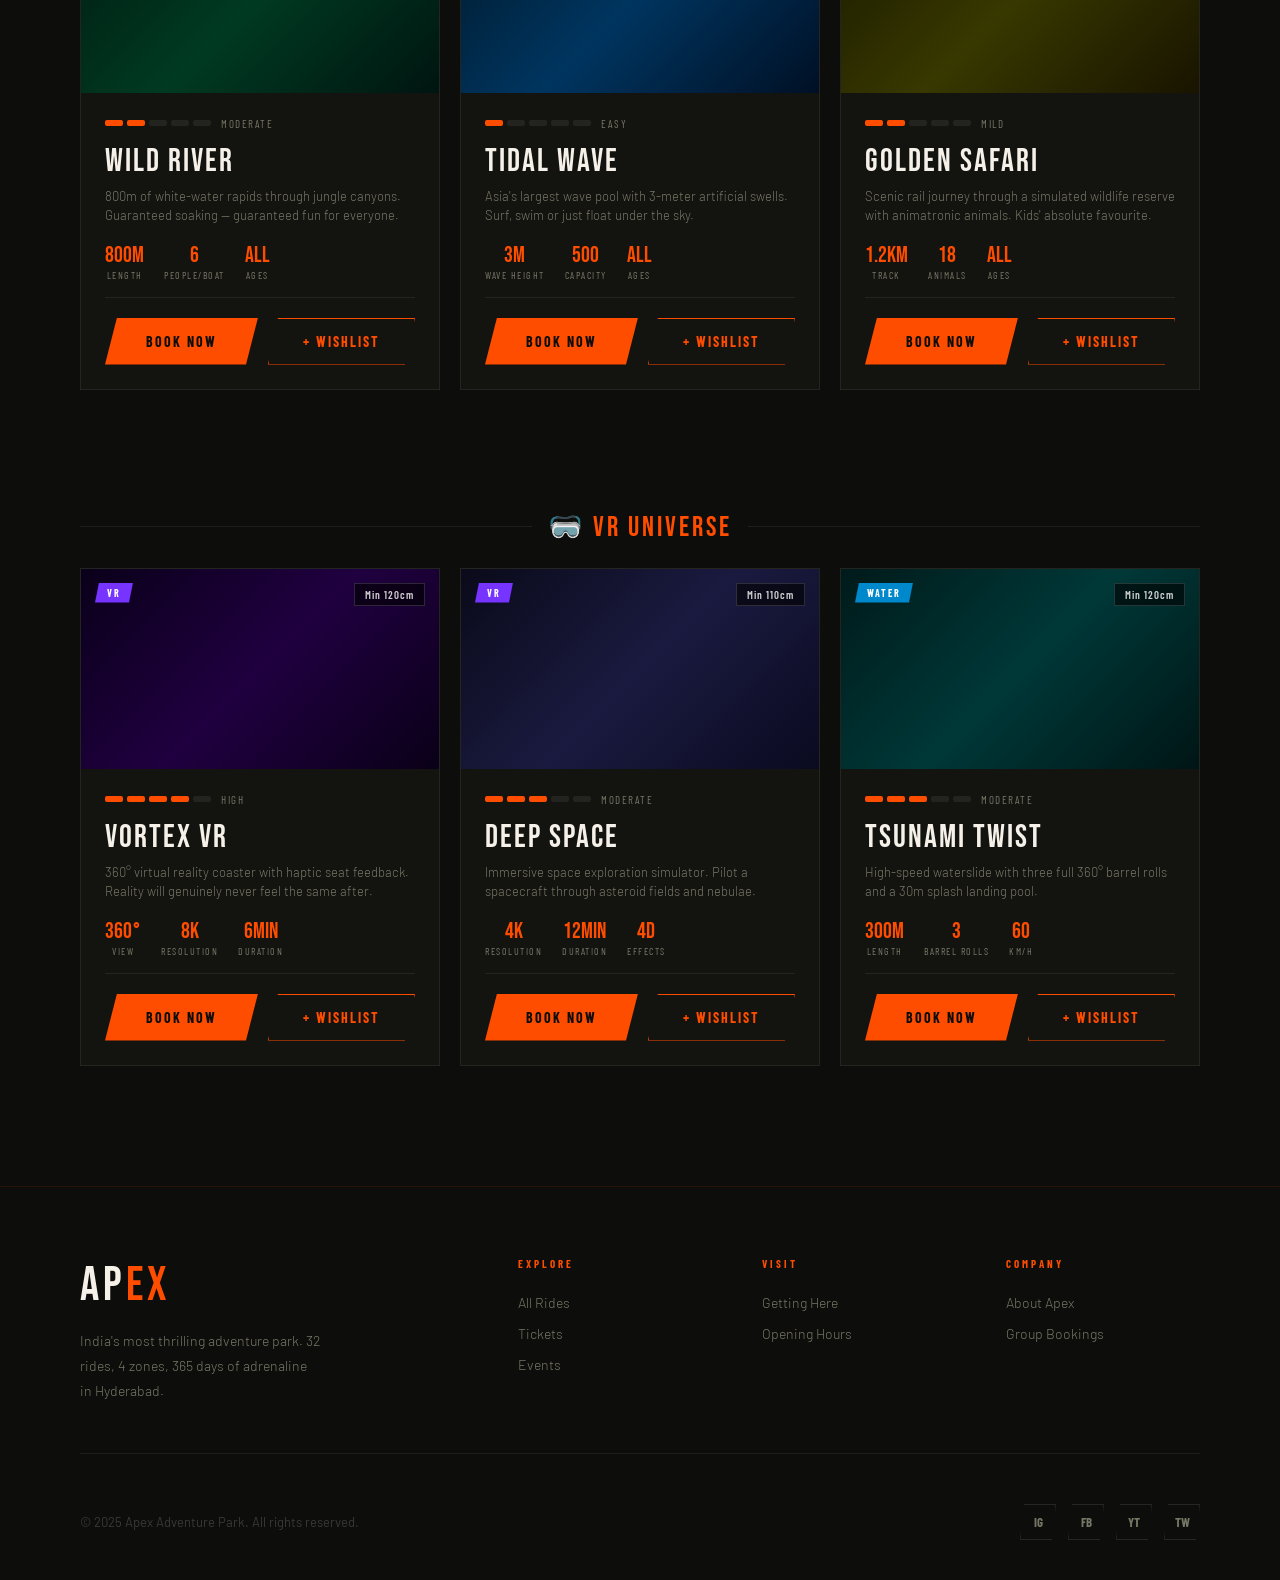
<file: rides.html>
<!DOCTYPE html>
<html lang="en">
<head>
  <!-- Google Tag Manager -->
<script>(function(w,d,s,l,i){w[l]=w[l]||[];w[l].push({'gtm.start':
new Date().getTime(),event:'gtm.js'});var f=d.getElementsByTagName(s)[0],
j=d.createElement(s),dl=l!='dataLayer'?'&l='+l:'';j.async=true;j.src=
'https://www.googletagmanager.com/gtm.js?id='+i+dl;f.parentNode.insertBefore(j,f);
})(window,document,'script','dataLayer','GTM-P9B7BPRV');</script>
<!-- End Google Tag Manager -->
  <!-- Google tag (gtag.js) -->
<script async src="https://www.googletagmanager.com/gtag/js?id=G-7SL0D7XPBV"></script>
<script>
  window.dataLayer = window.dataLayer || [];
  function gtag(){dataLayer.push(arguments);}
  gtag('js', new Date());

  gtag('config', 'G-7SL0D7XPBV');
</script>
<meta charset="UTF-8">
<meta name="viewport" content="width=device-width, initial-scale=1.0">
<title>APEX — Rides & Attractions</title>
<link rel="stylesheet" href="style.css">
<style>
/* FILTER BAR */
.filter-bar { padding: 0 80px 60px; display: flex; gap: 10px; flex-wrap: wrap; }
.filter-btn { font-family: 'Barlow Condensed', sans-serif; font-size: 12px; font-weight: 700; letter-spacing: 2px; text-transform: uppercase; padding: 10px 22px; border: 1px solid var(--border); background: transparent; color: var(--text-muted); cursor: none; transition: all .2s; clip-path: polygon(6px 0%,100% 0%,calc(100% - 6px) 100%,0% 100%); }
.filter-btn:hover, .filter-btn.active { background: var(--orange); border-color: var(--orange); color: var(--dark); }

/* RIDES GRID */
.rides-grid { padding: 0 80px 120px; display: grid; grid-template-columns: repeat(3, 1fr); gap: 20px; }
.ride-full-card { background: var(--card); border: 1px solid var(--border); overflow: hidden; transition: border-color .3s, transform .3s; cursor: none; }
.ride-full-card:hover { border-color: rgba(255,77,0,0.4); transform: translateY(-4px); }
.ride-img { height: 200px; position: relative; overflow: hidden; }
.ride-img-bg { position: absolute; inset: 0; transition: transform .5s; }
.ride-full-card:hover .ride-img-bg { transform: scale(1.05); }
.bg-1 { background: linear-gradient(135deg, #2a0800, #5a1500, #2a0a00); }
.bg-2 { background: linear-gradient(135deg, #001a10, #003a22, #001510); }
.bg-3 { background: linear-gradient(135deg, #0a001a, #200040, #0a0018); }
.bg-4 { background: linear-gradient(135deg, #001828, #003560, #001025); }
.bg-5 { background: linear-gradient(135deg, #1a1000, #3a2800, #201400); }
.bg-6 { background: linear-gradient(135deg, #1a0010, #380025, #140010); }
.bg-7 { background: linear-gradient(135deg, #001a1a, #003838, #001515); }
.bg-8 { background: linear-gradient(135deg, #181800, #383800, #181400); }
.bg-9 { background: linear-gradient(135deg, #0a0a1a, #1a1a40, #0a0a20); }
.ride-img-badge { position: absolute; top: 14px; left: 14px; font-family: 'Barlow Condensed', sans-serif; font-size: 10px; font-weight: 700; letter-spacing: 2px; text-transform: uppercase; padding: 4px 12px; clip-path: polygon(4px 0%,100% 0%,calc(100% - 4px) 100%,0% 100%); }
.t-thrill { background: var(--orange); color: var(--dark); }
.t-family { background: var(--yellow); color: var(--dark); }
.t-extreme { background: #cc0044; color: white; }
.t-vr { background: #7733ff; color: white; }
.t-water { background: #0088cc; color: white; }
.ride-height-badge { position: absolute; top: 14px; right: 14px; background: rgba(0,0,0,0.6); border: 1px solid rgba(255,255,255,0.15); color: rgba(255,255,255,0.8); font-family: 'Barlow Condensed', sans-serif; font-size: 11px; font-weight: 600; letter-spacing: 1px; padding: 4px 10px; }
.ride-body { padding: 24px; }
.ride-name-full { font-family: 'Bebas Neue', cursive; font-size: 32px; letter-spacing: 2px; margin-bottom: 6px; }
.ride-tagline { font-size: 13px; color: var(--text-muted); margin-bottom: 16px; font-weight: 300; line-height: 1.5; }
.ride-stats { display: flex; gap: 20px; margin-bottom: 20px; padding-bottom: 16px; border-bottom: 1px solid var(--border); }
.ride-stat { text-align: center; }
.ride-stat-val { font-family: 'Bebas Neue', cursive; font-size: 22px; color: var(--orange); }
.ride-stat-key { font-family: 'Barlow Condensed', sans-serif; font-size: 10px; letter-spacing: 1.5px; text-transform: uppercase; color: var(--text-muted); }
.ride-actions { display: flex; gap: 10px; }

/* ZONE SECTIONS */
.zone-header { padding: 0 80px 24px; display: flex; align-items: center; gap: 16px; }
.zone-line { flex: 1; height: 1px; background: var(--border); }
.zone-label { font-family: 'Bebas Neue', cursive; font-size: 28px; letter-spacing: 3px; color: var(--orange); white-space: nowrap; }

/* THRILL METER */
.thrill-meter { display: flex; gap: 4px; align-items: center; margin-bottom: 12px; }
.thrill-bar { width: 18px; height: 6px; background: var(--border); border-radius: 2px; }
.thrill-bar.filled { background: var(--orange); }
.thrill-label { font-family: 'Barlow Condensed', sans-serif; font-size: 11px; letter-spacing: 1.5px; text-transform: uppercase; color: var(--text-muted); margin-left: 6px; }

@media (max-width: 900px) {
  .filter-bar { padding: 0 24px 40px; }
  .rides-grid { grid-template-columns: 1fr; padding: 0 24px 80px; }
  .zone-header { padding: 0 24px 20px; }
}
</style>
</head>
<body>
  <!-- Google Tag Manager (noscript) -->
<noscript><iframe src="https://www.googletagmanager.com/ns.html?id=GTM-P9B7BPRV"
height="0" width="0" style="display:none;visibility:hidden"></iframe></noscript>
<!-- End Google Tag Manager (noscript) -->
<div class="cursor" id="cursor"></div>
<div class="cursor-ring" id="cursor-ring"></div>

<nav>
  <a href="index.html" class="nav-logo">AP<span>EX</span></a>
  <ul class="nav-links" id="nav-links">
    <li><a href="index.html">Home</a></li>
    <li><a href="rides.html">Rides</a></li>
    <li><a href="tickets.html">Tickets</a></li>
    <li><a href="events.html">Events</a></li>
    <li><a href="contact.html">Contact</a></li>
    <li><a href="tickets.html" class="nav-btn">Book Now</a></li>
  </ul>
  <button class="hamburger" id="hamburger"><span></span><span></span><span></span></button>
</nav>

<!-- PAGE HERO -->
<section class="page-hero">
  <div class="page-hero-bg"></div>
  <div class="page-hero-lines"></div>
  <div class="page-hero-content">
    <div class="breadcrumb"><a href="index.html">Home</a> › <span>Rides</span></div>
    <h1>RIDES &<br><span>ATTRACTIONS</span></h1>
    <p>32 legendary experiences across 4 themed zones. From gentle family rides to heart-stopping extreme drops — find your perfect thrill.</p>
    <div style="display:flex;gap:12px;flex-wrap:wrap">
      <a href="tickets.html" class="btn btn-primary">Book Tickets <svg width="14" height="14" viewBox="0 0 16 16" fill="none"><path d="M3 8h10M9 4l4 4-4 4" stroke="currentColor" stroke-width="1.5" stroke-linecap="round" stroke-linejoin="round"/></svg></a>
      <button class="btn btn-outline" onclick="document.getElementById('thrill').scrollIntoView({behavior:'smooth'})">Thrill Zone</button>
      <button class="btn btn-outline" onclick="document.getElementById('family').scrollIntoView({behavior:'smooth'})">Family Zone</button>
    </div>
  </div>
</section>

<!-- FILTER -->
<div class="filter-bar reveal">
  <button class="filter-btn active" onclick="filterRides('all',this)">All Rides</button>
  <button class="filter-btn" onclick="filterRides('thrill',this)">Thrill</button>
  <button class="filter-btn" onclick="filterRides('family',this)">Family</button>
  <button class="filter-btn" onclick="filterRides('water',this)">Water</button>
  <button class="filter-btn" onclick="filterRides('extreme',this)">Extreme</button>
  <button class="filter-btn" onclick="filterRides('vr',this)">VR</button>
</div>

<!-- THRILL ZONE -->
<div class="zone-header" id="thrill"><div class="zone-line"></div><div class="zone-label">⚡ THRILL ZONE</div><div class="zone-line"></div></div>
<div class="rides-grid" id="rides-container">

  <div class="ride-full-card reveal" data-zone="thrill">
    <div class="ride-img"><div class="ride-img-bg bg-1"></div><span class="ride-img-badge t-thrill">Max Thrill</span><span class="ride-height-badge">Min 140cm</span></div>
    <div class="ride-body">
      <div class="thrill-meter"><div class="thrill-bar filled"></div><div class="thrill-bar filled"></div><div class="thrill-bar filled"></div><div class="thrill-bar filled"></div><div class="thrill-bar filled"></div><span class="thrill-label">Extreme</span></div>
      <div class="ride-name-full">INFERNO DROP</div>
      <div class="ride-tagline">100m vertical free-fall tower. 0 to 120km/h in just 1.8 seconds. The tallest drop ride in Asia.</div>
      <div class="ride-stats"><div class="ride-stat"><div class="ride-stat-val">100m</div><div class="ride-stat-key">Height</div></div><div class="ride-stat"><div class="ride-stat-val">120</div><div class="ride-stat-key">km/h</div></div><div class="ride-stat"><div class="ride-stat-val">1.8s</div><div class="ride-stat-key">Drop Time</div></div></div>
      <div class="ride-actions"><a href="tickets.html" class="btn btn-primary" style="flex:1;justify-content:center">Book Now</a><button class="btn btn-outline" onclick="showToast('Inferno Drop added to wishlist!')">+ Wishlist</button></div>
    </div>
  </div>

  <div class="ride-full-card reveal" data-zone="thrill">
    <div class="ride-img"><div class="ride-img-bg bg-5"></div><span class="ride-img-badge t-thrill">High Thrill</span><span class="ride-height-badge">Min 130cm</span></div>
    <div class="ride-body">
      <div class="thrill-meter"><div class="thrill-bar filled"></div><div class="thrill-bar filled"></div><div class="thrill-bar filled"></div><div class="thrill-bar filled"></div><div class="thrill-bar"></div><span class="thrill-label">High</span></div>
      <div class="ride-name-full">SKY GLIDER</div>
      <div class="ride-tagline">Zipline over the entire 40-acre park canopy at 80km/h. Panoramic views, pure wind-in-your-face freedom.</div>
      <div class="ride-stats"><div class="ride-stat"><div class="ride-stat-val">800m</div><div class="ride-stat-key">Length</div></div><div class="ride-stat"><div class="ride-stat-val">80</div><div class="ride-stat-key">km/h</div></div><div class="ride-stat"><div class="ride-stat-val">60m</div><div class="ride-stat-key">Height</div></div></div>
      <div class="ride-actions"><a href="tickets.html" class="btn btn-primary" style="flex:1;justify-content:center">Book Now</a><button class="btn btn-outline" onclick="showToast('Sky Glider added to wishlist!')">+ Wishlist</button></div>
    </div>
  </div>

  <div class="ride-full-card reveal" data-zone="extreme">
    <div class="ride-img"><div class="ride-img-bg bg-6"></div><span class="ride-img-badge t-extreme">Extreme</span><span class="ride-height-badge">Min 150cm</span></div>
    <div class="ride-body">
      <div class="thrill-meter"><div class="thrill-bar filled"></div><div class="thrill-bar filled"></div><div class="thrill-bar filled"></div><div class="thrill-bar filled"></div><div class="thrill-bar filled"></div><span class="thrill-label">Extreme</span></div>
      <div class="ride-name-full">BLOOD MOON</div>
      <div class="ride-tagline">Inverted mega-coaster with 5 full loops and a 95° beyond-vertical drop. Not for the faint-hearted.</div>
      <div class="ride-stats"><div class="ride-stat"><div class="ride-stat-val">5</div><div class="ride-stat-key">Loops</div></div><div class="ride-stat"><div class="ride-stat-val">95°</div><div class="ride-stat-key">Drop Angle</div></div><div class="ride-stat"><div class="ride-stat-val">140</div><div class="ride-stat-key">km/h</div></div></div>
      <div class="ride-actions"><a href="tickets.html" class="btn btn-primary" style="flex:1;justify-content:center">Book Now</a><button class="btn btn-outline" onclick="showToast('Blood Moon added to wishlist!')">+ Wishlist</button></div>
    </div>
  </div>

</div>

<!-- FAMILY ZONE -->
<div class="zone-header" id="family"><div class="zone-line"></div><div class="zone-label">🎠 FAMILY ZONE</div><div class="zone-line"></div></div>
<div class="rides-grid">
  <div class="ride-full-card reveal" data-zone="family">
    <div class="ride-img"><div class="ride-img-bg bg-2"></div><span class="ride-img-badge t-family">Family</span><span class="ride-height-badge">All Ages</span></div>
    <div class="ride-body">
      <div class="thrill-meter"><div class="thrill-bar filled"></div><div class="thrill-bar filled"></div><div class="thrill-bar"></div><div class="thrill-bar"></div><div class="thrill-bar"></div><span class="thrill-label">Moderate</span></div>
      <div class="ride-name-full">WILD RIVER</div>
      <div class="ride-tagline">800m of white-water rapids through jungle canyons. Guaranteed soaking — guaranteed fun for everyone.</div>
      <div class="ride-stats"><div class="ride-stat"><div class="ride-stat-val">800m</div><div class="ride-stat-key">Length</div></div><div class="ride-stat"><div class="ride-stat-val">6</div><div class="ride-stat-key">People/Boat</div></div><div class="ride-stat"><div class="ride-stat-val">All</div><div class="ride-stat-key">Ages</div></div></div>
      <div class="ride-actions"><a href="tickets.html" class="btn btn-primary" style="flex:1;justify-content:center">Book Now</a><button class="btn btn-outline" onclick="showToast('Wild River added to wishlist!')">+ Wishlist</button></div>
    </div>
  </div>

  <div class="ride-full-card reveal" data-zone="water">
    <div class="ride-img"><div class="ride-img-bg bg-4"></div><span class="ride-img-badge t-water">Water</span><span class="ride-height-badge">All Ages</span></div>
    <div class="ride-body">
      <div class="thrill-meter"><div class="thrill-bar filled"></div><div class="thrill-bar"></div><div class="thrill-bar"></div><div class="thrill-bar"></div><div class="thrill-bar"></div><span class="thrill-label">Easy</span></div>
      <div class="ride-name-full">TIDAL WAVE</div>
      <div class="ride-tagline">Asia's largest wave pool with 3-meter artificial swells. Surf, swim or just float under the sky.</div>
      <div class="ride-stats"><div class="ride-stat"><div class="ride-stat-val">3m</div><div class="ride-stat-key">Wave Height</div></div><div class="ride-stat"><div class="ride-stat-val">500</div><div class="ride-stat-key">Capacity</div></div><div class="ride-stat"><div class="ride-stat-val">All</div><div class="ride-stat-key">Ages</div></div></div>
      <div class="ride-actions"><a href="tickets.html" class="btn btn-primary" style="flex:1;justify-content:center">Book Now</a><button class="btn btn-outline" onclick="showToast('Tidal Wave added to wishlist!')">+ Wishlist</button></div>
    </div>
  </div>

  <div class="ride-full-card reveal" data-zone="family">
    <div class="ride-img"><div class="ride-img-bg bg-8"></div><span class="ride-img-badge t-family">Family</span><span class="ride-height-badge">All Ages</span></div>
    <div class="ride-body">
      <div class="thrill-meter"><div class="thrill-bar filled"></div><div class="thrill-bar filled"></div><div class="thrill-bar"></div><div class="thrill-bar"></div><div class="thrill-bar"></div><span class="thrill-label">Mild</span></div>
      <div class="ride-name-full">GOLDEN SAFARI</div>
      <div class="ride-tagline">Scenic rail journey through a simulated wildlife reserve with animatronic animals. Kids' absolute favourite.</div>
      <div class="ride-stats"><div class="ride-stat"><div class="ride-stat-val">1.2km</div><div class="ride-stat-key">Track</div></div><div class="ride-stat"><div class="ride-stat-val">18</div><div class="ride-stat-key">Animals</div></div><div class="ride-stat"><div class="ride-stat-val">All</div><div class="ride-stat-key">Ages</div></div></div>
      <div class="ride-actions"><a href="tickets.html" class="btn btn-primary" style="flex:1;justify-content:center">Book Now</a><button class="btn btn-outline" onclick="showToast('Golden Safari added to wishlist!')">+ Wishlist</button></div>
    </div>
  </div>
</div>

<!-- VR ZONE -->
<div class="zone-header" id="vr"><div class="zone-line"></div><div class="zone-label">🥽 VR UNIVERSE</div><div class="zone-line"></div></div>
<div class="rides-grid">
  <div class="ride-full-card reveal" data-zone="vr">
    <div class="ride-img"><div class="ride-img-bg bg-3"></div><span class="ride-img-badge t-vr">VR</span><span class="ride-height-badge">Min 120cm</span></div>
    <div class="ride-body">
      <div class="thrill-meter"><div class="thrill-bar filled"></div><div class="thrill-bar filled"></div><div class="thrill-bar filled"></div><div class="thrill-bar filled"></div><div class="thrill-bar"></div><span class="thrill-label">High</span></div>
      <div class="ride-name-full">VORTEX VR</div>
      <div class="ride-tagline">360° virtual reality coaster with haptic seat feedback. Reality will genuinely never feel the same after.</div>
      <div class="ride-stats"><div class="ride-stat"><div class="ride-stat-val">360°</div><div class="ride-stat-key">View</div></div><div class="ride-stat"><div class="ride-stat-val">8K</div><div class="ride-stat-key">Resolution</div></div><div class="ride-stat"><div class="ride-stat-val">6min</div><div class="ride-stat-key">Duration</div></div></div>
      <div class="ride-actions"><a href="tickets.html" class="btn btn-primary" style="flex:1;justify-content:center">Book Now</a><button class="btn btn-outline" onclick="showToast('Vortex VR added to wishlist!')">+ Wishlist</button></div>
    </div>
  </div>

  <div class="ride-full-card reveal" data-zone="vr">
    <div class="ride-img"><div class="ride-img-bg bg-9"></div><span class="ride-img-badge t-vr">VR</span><span class="ride-height-badge">Min 110cm</span></div>
    <div class="ride-body">
      <div class="thrill-meter"><div class="thrill-bar filled"></div><div class="thrill-bar filled"></div><div class="thrill-bar filled"></div><div class="thrill-bar"></div><div class="thrill-bar"></div><span class="thrill-label">Moderate</span></div>
      <div class="ride-name-full">DEEP SPACE</div>
      <div class="ride-tagline">Immersive space exploration simulator. Pilot a spacecraft through asteroid fields and nebulae.</div>
      <div class="ride-stats"><div class="ride-stat"><div class="ride-stat-val">4K</div><div class="ride-stat-key">Resolution</div></div><div class="ride-stat"><div class="ride-stat-val">12min</div><div class="ride-stat-key">Duration</div></div><div class="ride-stat"><div class="ride-stat-val">4D</div><div class="ride-stat-key">Effects</div></div></div>
      <div class="ride-actions"><a href="tickets.html" class="btn btn-primary" style="flex:1;justify-content:center">Book Now</a><button class="btn btn-outline" onclick="showToast('Deep Space added to wishlist!')">+ Wishlist</button></div>
    </div>
  </div>

  <div class="ride-full-card reveal" data-zone="water">
    <div class="ride-img"><div class="ride-img-bg bg-7"></div><span class="ride-img-badge t-water">Water</span><span class="ride-height-badge">Min 120cm</span></div>
    <div class="ride-body">
      <div class="thrill-meter"><div class="thrill-bar filled"></div><div class="thrill-bar filled"></div><div class="thrill-bar filled"></div><div class="thrill-bar"></div><div class="thrill-bar"></div><span class="thrill-label">Moderate</span></div>
      <div class="ride-name-full">TSUNAMI TWIST</div>
      <div class="ride-tagline">High-speed waterslide with three full 360° barrel rolls and a 30m splash landing pool.</div>
      <div class="ride-stats"><div class="ride-stat"><div class="ride-stat-val">300m</div><div class="ride-stat-key">Length</div></div><div class="ride-stat"><div class="ride-stat-val">3</div><div class="ride-stat-key">Barrel Rolls</div></div><div class="ride-stat"><div class="ride-stat-val">60</div><div class="ride-stat-key">km/h</div></div></div>
      <div class="ride-actions"><a href="tickets.html" class="btn btn-primary" style="flex:1;justify-content:center">Book Now</a><button class="btn btn-outline" onclick="showToast('Tsunami Twist added to wishlist!')">+ Wishlist</button></div>
    </div>
  </div>
</div>

<footer>
  <div class="footer-grid">
    <div><div class="footer-logo">AP<span>EX</span></div><p class="footer-tagline">India's most thrilling adventure park. 32 rides, 4 zones, 365 days of adrenaline in Hyderabad.</p></div>
    <div><div class="footer-col-title">Explore</div><ul class="footer-links"><li><a href="rides.html">All Rides</a></li><li><a href="tickets.html">Tickets</a></li><li><a href="events.html">Events</a></li></ul></div>
    <div><div class="footer-col-title">Visit</div><ul class="footer-links"><li><a href="contact.html">Getting Here</a></li><li><a href="contact.html">Opening Hours</a></li></ul></div>
    <div><div class="footer-col-title">Company</div><ul class="footer-links"><li><a href="contact.html">About Apex</a></li><li><a href="contact.html">Group Bookings</a></li></ul></div>
  </div>
  <div class="footer-bottom"><div class="footer-copy">© 2025 Apex Adventure Park. All rights reserved.</div><div class="footer-socials"><a href="#" class="social-btn">IG</a><a href="#" class="social-btn">FB</a><a href="#" class="social-btn">YT</a><a href="#" class="social-btn">TW</a></div></div>
</footer>

<script src="app.js"></script>
<script>
function filterRides(zone, btn) {
  document.querySelectorAll('.filter-btn').forEach(b => b.classList.remove('active'));
  btn.classList.add('active');
  document.querySelectorAll('.ride-full-card').forEach(card => {
    if (zone === 'all' || card.dataset.zone === zone) {
      card.style.display = '';
      card.style.opacity = '1';
    } else {
      card.style.display = 'none';
    }
  });
  document.querySelectorAll('.zone-header').forEach(h => h.style.display = zone === 'all' ? '' : 'none');
}
</script>
</body>
</html>
</file>
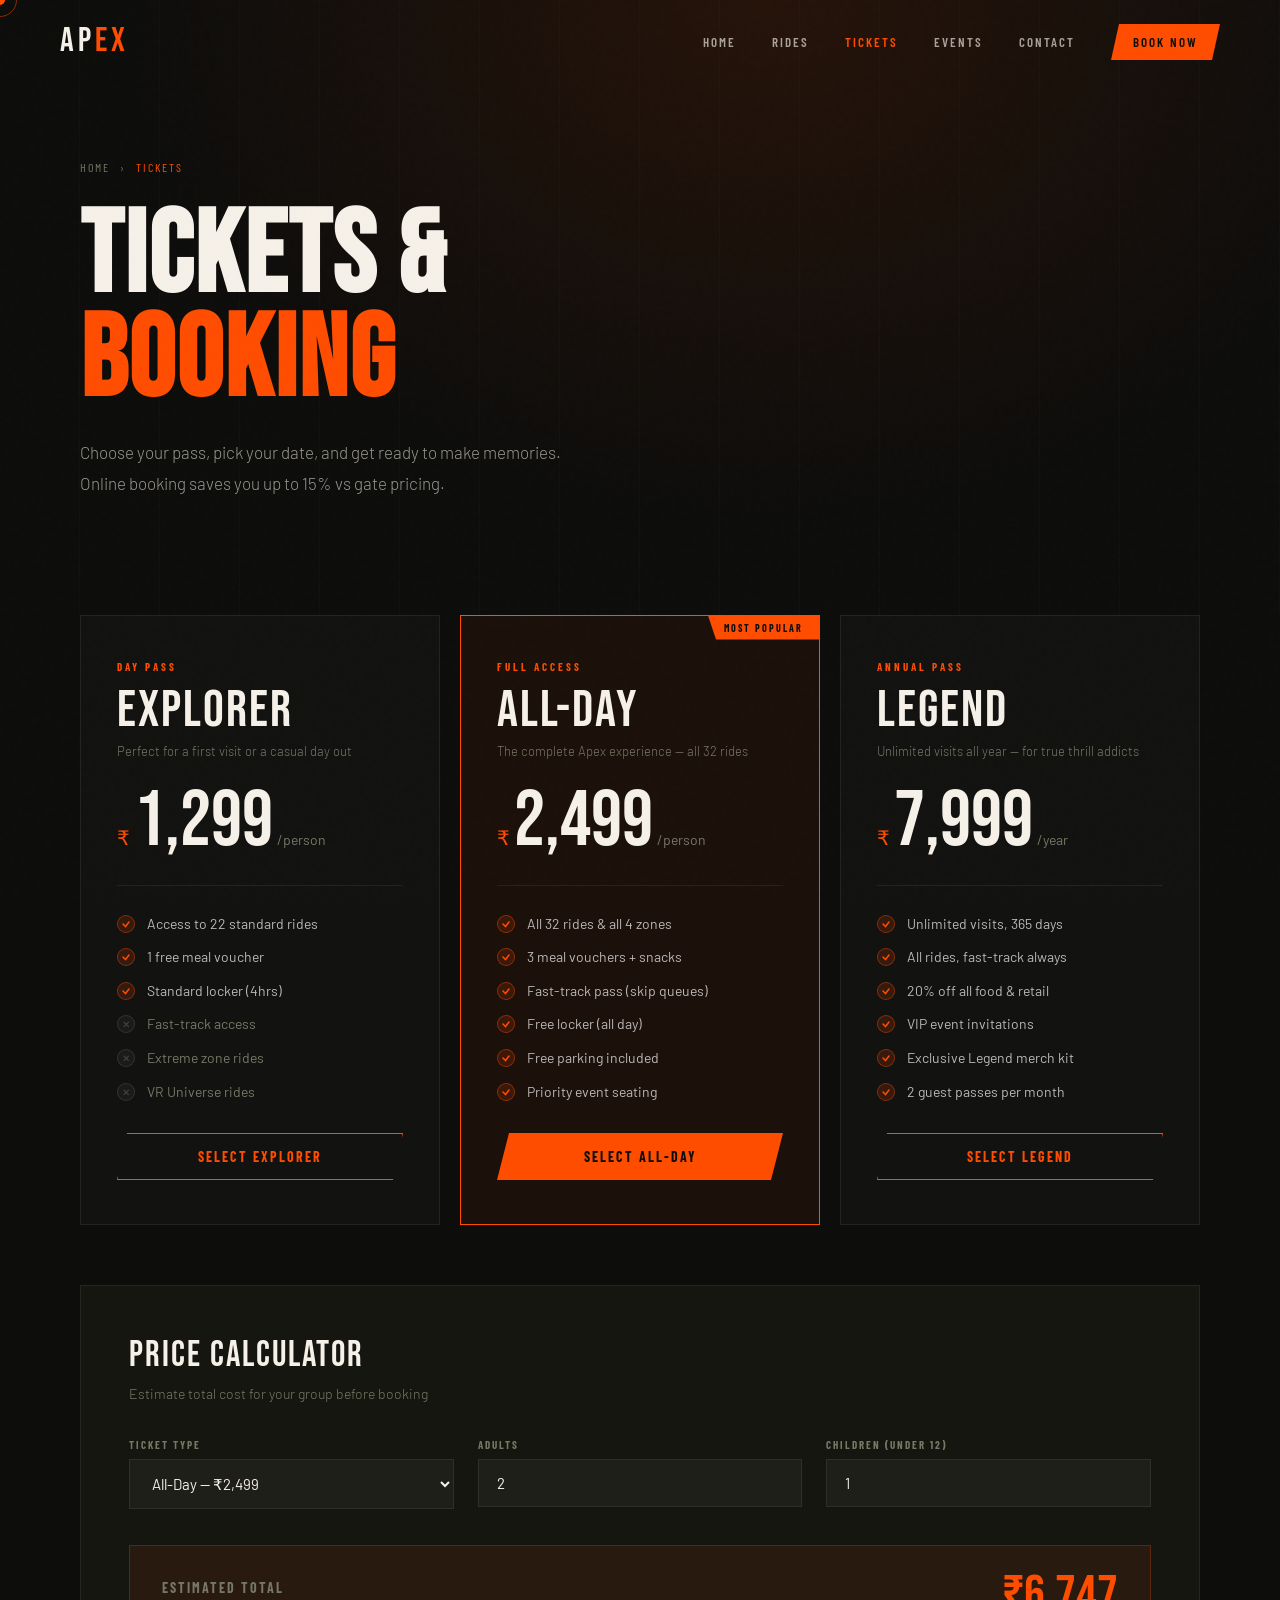
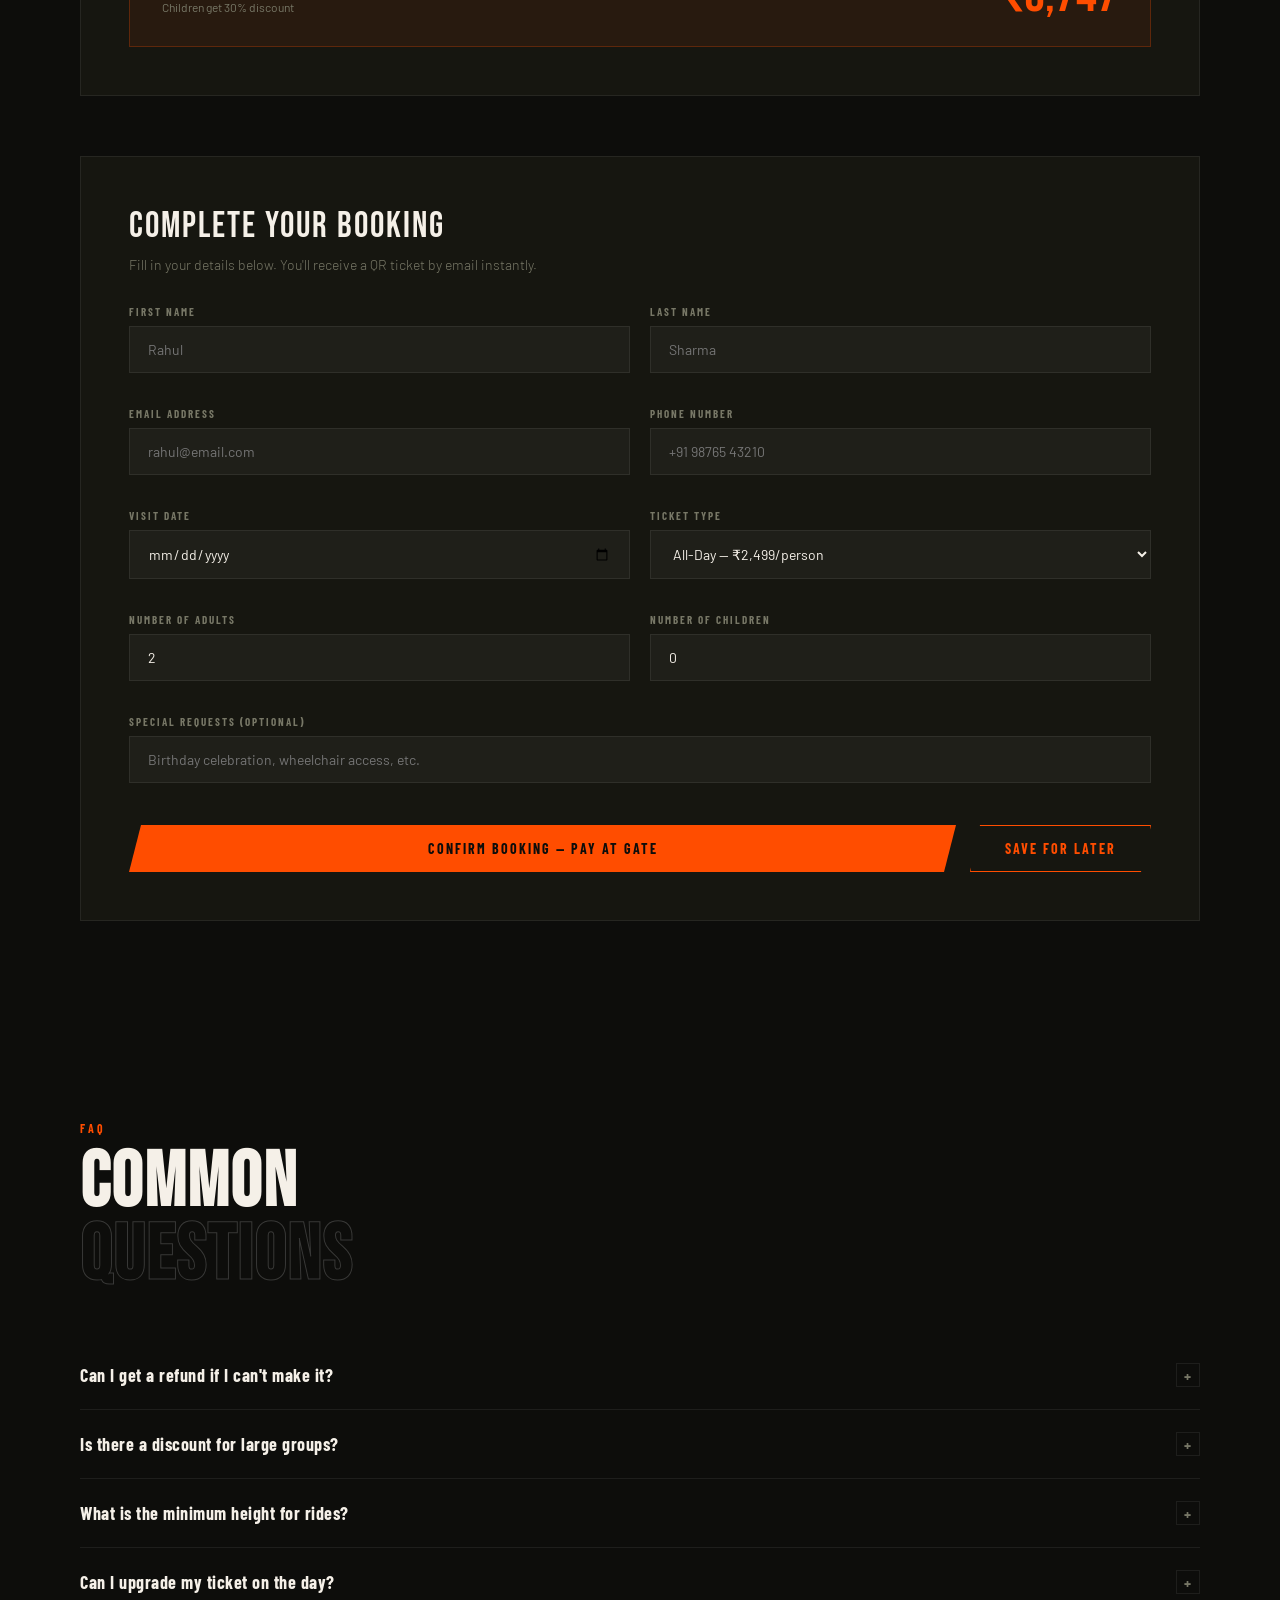
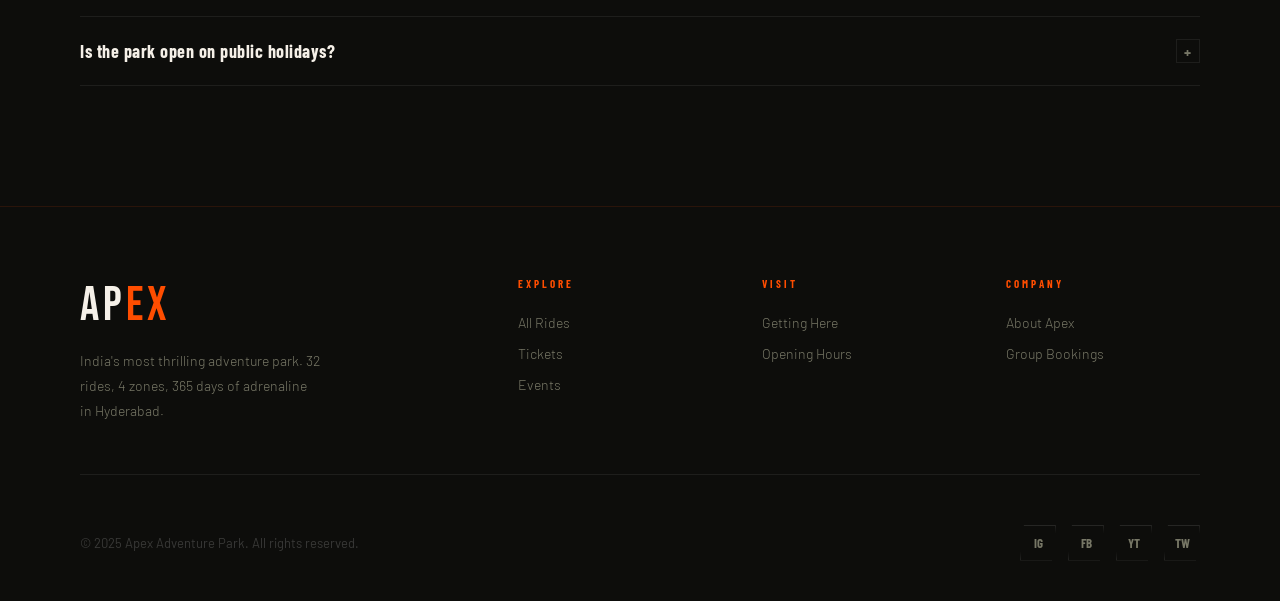
<file: tickets.html>
<!DOCTYPE html>
<html lang="en">
<head>
  <!-- Google Tag Manager -->
<script>(function(w,d,s,l,i){w[l]=w[l]||[];w[l].push({'gtm.start':
new Date().getTime(),event:'gtm.js'});var f=d.getElementsByTagName(s)[0],
j=d.createElement(s),dl=l!='dataLayer'?'&l='+l:'';j.async=true;j.src=
'https://www.googletagmanager.com/gtm.js?id='+i+dl;f.parentNode.insertBefore(j,f);
})(window,document,'script','dataLayer','GTM-P9B7BPRV');</script>
<!-- End Google Tag Manager -->
  <!-- Google tag (gtag.js) -->
<script async src="https://www.googletagmanager.com/gtag/js?id=G-7SL0D7XPBV"></script>
<script>
  window.dataLayer = window.dataLayer || [];
  function gtag(){dataLayer.push(arguments);}
  gtag('js', new Date());

  gtag('config', 'G-7SL0D7XPBV');
</script>
<meta charset="UTF-8">
<meta name="viewport" content="width=device-width, initial-scale=1.0">
<title>APEX — Tickets & Booking</title>
<link rel="stylesheet" href="style.css">
<style>
.tickets-section { padding: 0 80px 120px; }
.tickets-main { display: grid; grid-template-columns: repeat(3,1fr); gap: 20px; margin-bottom: 60px; }
.t-card { padding: 44px 36px; border: 1px solid var(--border); background: rgba(255,255,255,0.018); position: relative; overflow: hidden; cursor: none; transition: border-color .3s, transform .3s; }
.t-card:hover { border-color: rgba(255,77,0,.4); transform: translateY(-5px); }
.t-card.featured { border-color: var(--orange); background: rgba(255,77,0,0.06); }
.t-card.featured::before { content: 'MOST POPULAR'; position: absolute; top: 0; right: 0; background: var(--orange); color: var(--dark); font-family: 'Barlow Condensed', sans-serif; font-size: 10px; font-weight: 700; letter-spacing: 2px; padding: 6px 16px; clip-path: polygon(0% 0%,100% 0%,100% 100%,8px 100%); }
.t-type { font-family: 'Barlow Condensed', sans-serif; font-size: 11px; font-weight: 700; letter-spacing: 3px; text-transform: uppercase; color: var(--orange); margin-bottom: 12px; }
.t-name { font-family: 'Bebas Neue', cursive; font-size: 52px; letter-spacing: 2px; line-height: 1; margin-bottom: 6px; }
.t-tagline { font-size: 13px; color: var(--text-muted); margin-bottom: 24px; font-weight: 300; }
.t-price { display: flex; align-items: baseline; gap: 4px; margin-bottom: 28px; padding-bottom: 24px; border-bottom: 1px solid var(--border); }
.t-sym { font-size: 20px; font-weight: 500; color: var(--orange); }
.t-val { font-family: 'Bebas Neue', cursive; font-size: 78px; line-height: 1; }
.t-unit { font-size: 14px; color: var(--text-muted); }
.t-perks { list-style: none; display: flex; flex-direction: column; gap: 14px; margin-bottom: 32px; }
.t-perks li { display: flex; align-items: flex-start; gap: 12px; font-size: 14px; color: rgba(255,255,255,.7); line-height: 1.4; }
.perk-check { width: 18px; height: 18px; border-radius: 50%; background: rgba(255,77,0,0.15); border: 1px solid rgba(255,77,0,0.4); display: flex; align-items: center; justify-content: center; flex-shrink: 0; margin-top: 1px; }
.perk-check svg { width: 10px; height: 10px; }
.perk-x { width: 18px; height: 18px; border-radius: 50%; background: rgba(255,255,255,0.04); border: 1px solid rgba(255,255,255,0.1); display: flex; align-items: center; justify-content: center; flex-shrink: 0; margin-top: 1px; color: rgba(255,255,255,0.2); font-size: 10px; }

/* CALCULATOR */
.calc-section { background: var(--mid); border: 1px solid var(--border); padding: 48px; margin-bottom: 60px; }
.calc-title { font-family: 'Bebas Neue', cursive; font-size: 36px; letter-spacing: 2px; margin-bottom: 8px; }
.calc-sub { font-size: 14px; color: var(--text-muted); margin-bottom: 36px; font-weight: 300; }
.calc-grid { display: grid; grid-template-columns: 1fr 1fr 1fr; gap: 24px; margin-bottom: 36px; }
.calc-group { display: flex; flex-direction: column; gap: 8px; }
.calc-label { font-family: 'Barlow Condensed', sans-serif; font-size: 11px; font-weight: 700; letter-spacing: 2px; text-transform: uppercase; color: var(--text-muted); }
.calc-select, .calc-input { background: rgba(255,255,255,0.04); border: 1px solid var(--border); color: var(--white); padding: 14px 18px; font-family: 'Barlow', sans-serif; font-size: 15px; outline: none; transition: border-color .2s; }
.calc-select:focus, .calc-input:focus { border-color: var(--orange); }
.calc-select option { background: var(--mid); }
.calc-result { display: flex; justify-content: space-between; align-items: center; background: rgba(255,77,0,0.08); border: 1px solid rgba(255,77,0,0.25); padding: 24px 32px; }
.calc-total-label { font-family: 'Barlow Condensed', sans-serif; font-size: 14px; font-weight: 700; letter-spacing: 2px; text-transform: uppercase; color: var(--text-muted); }
.calc-total-val { font-family: 'Bebas Neue', cursive; font-size: 52px; color: var(--orange); line-height: 1; }

/* BOOKING FORM */
.booking-section { background: var(--mid); border: 1px solid var(--border); padding: 48px; }
.form-2col { display: grid; grid-template-columns: 1fr 1fr; gap: 20px; }
.form-group { display: flex; flex-direction: column; gap: 8px; }
.form-group label { font-family: 'Barlow Condensed', sans-serif; font-size: 11px; font-weight: 700; letter-spacing: 2px; text-transform: uppercase; color: var(--text-muted); }
.form-group input, .form-group select { background: rgba(255,255,255,0.04); border: 1px solid var(--border); color: var(--white); padding: 14px 18px; font-family: 'Barlow', sans-serif; font-size: 14px; outline: none; transition: border-color .2s; }
.form-group input:focus, .form-group select:focus { border-color: var(--orange); }
.form-group select option { background: var(--mid); }
.form-full { grid-column: 1 / -1; }

/* FAQ */
.faq-section { padding: 80px 80px 120px; }
.faq-list { display: flex; flex-direction: column; margin-top: 48px; }
.faq-item { border-bottom: 1px solid var(--border); }
.faq-q { display: flex; justify-content: space-between; align-items: center; padding: 22px 0; cursor: none; font-family: 'Barlow Condensed', sans-serif; font-size: 18px; font-weight: 700; letter-spacing: .5px; transition: color .2s; }
.faq-q:hover { color: var(--orange); }
.faq-icon { width: 24px; height: 24px; border: 1px solid var(--border); display: flex; align-items: center; justify-content: center; font-size: 16px; color: var(--text-muted); transition: transform .3s, border-color .3s; flex-shrink: 0; }
.faq-item.open .faq-icon { transform: rotate(45deg); border-color: var(--orange); color: var(--orange); }
.faq-a { max-height: 0; overflow: hidden; transition: max-height .4s ease; }
.faq-item.open .faq-a { max-height: 200px; }
.faq-a p { font-size: 14px; color: var(--text-muted); line-height: 1.8; padding-bottom: 20px; font-weight: 300; }

@media (max-width: 900px) {
  .tickets-section { padding: 0 24px 80px; }
  .tickets-main { grid-template-columns: 1fr; }
  .calc-grid { grid-template-columns: 1fr; }
  .form-2col { grid-template-columns: 1fr; }
  .calc-section, .booking-section { padding: 28px 20px; }
  .calc-result { flex-direction: column; gap: 12px; text-align: center; }
  .faq-section { padding: 60px 24px 80px; }
}
</style>
</head>
<body>
  <!-- Google Tag Manager (noscript) -->
<noscript><iframe src="https://www.googletagmanager.com/ns.html?id=GTM-P9B7BPRV"
height="0" width="0" style="display:none;visibility:hidden"></iframe></noscript>
<!-- End Google Tag Manager (noscript) -->
<div class="cursor" id="cursor"></div>
<div class="cursor-ring" id="cursor-ring"></div>

<nav>
  <a href="index.html" class="nav-logo">AP<span>EX</span></a>
  <ul class="nav-links" id="nav-links">
    <li><a href="index.html">Home</a></li>
    <li><a href="rides.html">Rides</a></li>
    <li><a href="tickets.html">Tickets</a></li>
    <li><a href="events.html">Events</a></li>
    <li><a href="contact.html">Contact</a></li>
    <li><a href="tickets.html" class="nav-btn">Book Now</a></li>
  </ul>
  <button class="hamburger" id="hamburger"><span></span><span></span><span></span></button>
</nav>

<section class="page-hero">
  <div class="page-hero-bg"></div>
  <div class="page-hero-lines"></div>
  <div class="page-hero-content">
    <div class="breadcrumb"><a href="index.html">Home</a> › <span>Tickets</span></div>
    <h1>TICKETS &<br><span>BOOKING</span></h1>
    <p>Choose your pass, pick your date, and get ready to make memories. Online booking saves you up to 15% vs gate pricing.</p>
  </div>
</section>

<section class="tickets-section">
  <!-- TICKET CARDS -->
  <div class="tickets-main reveal">
    <div class="t-card">
      <div class="t-type">Day Pass</div>
      <div class="t-name">EXPLORER</div>
      <div class="t-tagline">Perfect for a first visit or a casual day out</div>
      <div class="t-price"><span class="t-sym">₹</span><span class="t-val">1,299</span><span class="t-unit">/person</span></div>
      <ul class="t-perks">
        <li><span class="perk-check"><svg viewBox="0 0 10 10" fill="none"><path d="M2 5l2.5 2.5L8 3" stroke="#ff4d00" stroke-width="1.5" stroke-linecap="round"/></svg></span>Access to 22 standard rides</li>
        <li><span class="perk-check"><svg viewBox="0 0 10 10" fill="none"><path d="M2 5l2.5 2.5L8 3" stroke="#ff4d00" stroke-width="1.5" stroke-linecap="round"/></svg></span>1 free meal voucher</li>
        <li><span class="perk-check"><svg viewBox="0 0 10 10" fill="none"><path d="M2 5l2.5 2.5L8 3" stroke="#ff4d00" stroke-width="1.5" stroke-linecap="round"/></svg></span>Standard locker (4hrs)</li>
        <li><span class="perk-x">✕</span><span style="color:var(--text-muted)">Fast-track access</span></li>
        <li><span class="perk-x">✕</span><span style="color:var(--text-muted)">Extreme zone rides</span></li>
        <li><span class="perk-x">✕</span><span style="color:var(--text-muted)">VR Universe rides</span></li>
      </ul>
      <button class="btn btn-outline" style="width:100%;justify-content:center" onclick="selectTicket('Explorer','1299')">Select Explorer</button>
    </div>

    <div class="t-card featured">
      <div class="t-type">Full Access</div>
      <div class="t-name">ALL-DAY</div>
      <div class="t-tagline">The complete Apex experience — all 32 rides</div>
      <div class="t-price"><span class="t-sym">₹</span><span class="t-val">2,499</span><span class="t-unit">/person</span></div>
      <ul class="t-perks">
        <li><span class="perk-check"><svg viewBox="0 0 10 10" fill="none"><path d="M2 5l2.5 2.5L8 3" stroke="#ff4d00" stroke-width="1.5" stroke-linecap="round"/></svg></span>All 32 rides & all 4 zones</li>
        <li><span class="perk-check"><svg viewBox="0 0 10 10" fill="none"><path d="M2 5l2.5 2.5L8 3" stroke="#ff4d00" stroke-width="1.5" stroke-linecap="round"/></svg></span>3 meal vouchers + snacks</li>
        <li><span class="perk-check"><svg viewBox="0 0 10 10" fill="none"><path d="M2 5l2.5 2.5L8 3" stroke="#ff4d00" stroke-width="1.5" stroke-linecap="round"/></svg></span>Fast-track pass (skip queues)</li>
        <li><span class="perk-check"><svg viewBox="0 0 10 10" fill="none"><path d="M2 5l2.5 2.5L8 3" stroke="#ff4d00" stroke-width="1.5" stroke-linecap="round"/></svg></span>Free locker (all day)</li>
        <li><span class="perk-check"><svg viewBox="0 0 10 10" fill="none"><path d="M2 5l2.5 2.5L8 3" stroke="#ff4d00" stroke-width="1.5" stroke-linecap="round"/></svg></span>Free parking included</li>
        <li><span class="perk-check"><svg viewBox="0 0 10 10" fill="none"><path d="M2 5l2.5 2.5L8 3" stroke="#ff4d00" stroke-width="1.5" stroke-linecap="round"/></svg></span>Priority event seating</li>
      </ul>
      <button class="btn btn-primary" style="width:100%;justify-content:center" onclick="selectTicket('All-Day','2499')">Select All-Day</button>
    </div>

    <div class="t-card">
      <div class="t-type">Annual Pass</div>
      <div class="t-name">LEGEND</div>
      <div class="t-tagline">Unlimited visits all year — for true thrill addicts</div>
      <div class="t-price"><span class="t-sym">₹</span><span class="t-val">7,999</span><span class="t-unit">/year</span></div>
      <ul class="t-perks">
        <li><span class="perk-check"><svg viewBox="0 0 10 10" fill="none"><path d="M2 5l2.5 2.5L8 3" stroke="#ff4d00" stroke-width="1.5" stroke-linecap="round"/></svg></span>Unlimited visits, 365 days</li>
        <li><span class="perk-check"><svg viewBox="0 0 10 10" fill="none"><path d="M2 5l2.5 2.5L8 3" stroke="#ff4d00" stroke-width="1.5" stroke-linecap="round"/></svg></span>All rides, fast-track always</li>
        <li><span class="perk-check"><svg viewBox="0 0 10 10" fill="none"><path d="M2 5l2.5 2.5L8 3" stroke="#ff4d00" stroke-width="1.5" stroke-linecap="round"/></svg></span>20% off all food & retail</li>
        <li><span class="perk-check"><svg viewBox="0 0 10 10" fill="none"><path d="M2 5l2.5 2.5L8 3" stroke="#ff4d00" stroke-width="1.5" stroke-linecap="round"/></svg></span>VIP event invitations</li>
        <li><span class="perk-check"><svg viewBox="0 0 10 10" fill="none"><path d="M2 5l2.5 2.5L8 3" stroke="#ff4d00" stroke-width="1.5" stroke-linecap="round"/></svg></span>Exclusive Legend merch kit</li>
        <li><span class="perk-check"><svg viewBox="0 0 10 10" fill="none"><path d="M2 5l2.5 2.5L8 3" stroke="#ff4d00" stroke-width="1.5" stroke-linecap="round"/></svg></span>2 guest passes per month</li>
      </ul>
      <button class="btn btn-outline" style="width:100%;justify-content:center" onclick="selectTicket('Legend Annual','7999')">Select Legend</button>
    </div>
  </div>

  <!-- CALCULATOR -->
  <div class="calc-section reveal">
    <div class="calc-title">PRICE CALCULATOR</div>
    <div class="calc-sub">Estimate total cost for your group before booking</div>
    <div class="calc-grid">
      <div class="calc-group"><div class="calc-label">Ticket Type</div><select class="calc-select" id="calc-type" onchange="calcTotal()"><option value="1299">Explorer — ₹1,299</option><option value="2499" selected>All-Day — ₹2,499</option><option value="7999">Legend Annual — ₹7,999</option></select></div>
      <div class="calc-group"><div class="calc-label">Adults</div><input type="number" class="calc-input" id="calc-adults" value="2" min="0" max="20" oninput="calcTotal()"></div>
      <div class="calc-group"><div class="calc-label">Children (under 12)</div><input type="number" class="calc-input" id="calc-kids" value="1" min="0" max="20" oninput="calcTotal()"></div>
    </div>
    <div class="calc-result">
      <div><div class="calc-total-label">Estimated Total</div><div style="font-size:12px;color:var(--text-muted);margin-top:4px">Children get 30% discount</div></div>
      <div class="calc-total-val" id="calc-output">₹5,906</div>
    </div>
  </div>

  <!-- BOOKING FORM -->
  <div class="booking-section reveal">
    <div class="calc-title">COMPLETE YOUR BOOKING</div>
    <div class="calc-sub" style="margin-bottom:32px">Fill in your details below. You'll receive a QR ticket by email instantly.</div>
    <div class="form-2col">
      <div class="form-group"><label>First Name</label><input type="text" id="bk-fname" placeholder="Rahul"></div>
      <div class="form-group"><label>Last Name</label><input type="text" id="bk-lname" placeholder="Sharma"></div>
      <div class="form-group"><label>Email Address</label><input type="email" id="bk-email" placeholder="rahul@email.com"></div>
      <div class="form-group"><label>Phone Number</label><input type="tel" id="bk-phone" placeholder="+91 98765 43210"></div>
      <div class="form-group"><label>Visit Date</label><input type="date" id="bk-date"></div>
      <div class="form-group"><label>Ticket Type</label><select id="bk-ticket"><option>Explorer — ₹1,299/person</option><option selected>All-Day — ₹2,499/person</option><option>Legend Annual — ₹7,999/person</option></select></div>
      <div class="form-group"><label>Number of Adults</label><input type="number" id="bk-adults" min="1" max="20" value="2"></div>
      <div class="form-group"><label>Number of Children</label><input type="number" id="bk-kids" min="0" max="20" value="0"></div>
      <div class="form-group form-full"><label>Special Requests (optional)</label><input type="text" placeholder="Birthday celebration, wheelchair access, etc."></div>
    </div>
    <div style="margin-top:28px;display:flex;gap:14px;flex-wrap:wrap">
      <button class="btn btn-primary" style="flex:1;min-width:200px;justify-content:center" onclick="submitBooking()">Confirm Booking — Pay at Gate</button>
      <button class="btn btn-outline" style="justify-content:center" onclick="showToast('Saved! We will email you a reminder.')">Save for Later</button>
    </div>
  </div>
</section>

<!-- FAQ -->
<section class="faq-section">
  <div class="section-tag reveal">FAQ</div>
  <h2 class="section-title reveal">COMMON<br><span class="ghost">QUESTIONS</span></h2>
  <div class="faq-list reveal">
    <div class="faq-item"><div class="faq-q" onclick="toggleFaq(this)">Can I get a refund if I can't make it? <div class="faq-icon">+</div></div><div class="faq-a"><p>Yes. Cancel up to 48 hours before your visit for a full refund. Within 48 hours, we offer a free date change. No-shows are non-refundable.</p></div></div>
    <div class="faq-item"><div class="faq-q" onclick="toggleFaq(this)">Is there a discount for large groups? <div class="faq-icon">+</div></div><div class="faq-a"><p>Groups of 15+ get 20% off, and groups of 30+ get 30% off. Contact us via the Contact page for customised group packages.</p></div></div>
    <div class="faq-item"><div class="faq-q" onclick="toggleFaq(this)">What is the minimum height for rides? <div class="faq-icon">+</div></div><div class="faq-a"><p>Most family rides have no height restriction. Thrill rides require 130cm+, and extreme rides require 140–150cm. All restrictions are displayed at each ride entrance.</p></div></div>
    <div class="faq-item"><div class="faq-q" onclick="toggleFaq(this)">Can I upgrade my ticket on the day? <div class="faq-icon">+</div></div><div class="faq-a"><p>Yes! You can upgrade your Explorer pass to All-Day at any ticketing counter inside the park by paying the difference.</p></div></div>
    <div class="faq-item"><div class="faq-q" onclick="toggleFaq(this)">Is the park open on public holidays? <div class="faq-icon">+</div></div><div class="faq-a"><p>We are open 365 days a year, including all public holidays. In fact, holidays are some of our biggest event days — we often run special programming!</p></div></div>
  </div>
</section>

<footer>
  <div class="footer-grid">
    <div><div class="footer-logo">AP<span>EX</span></div><p class="footer-tagline">India's most thrilling adventure park. 32 rides, 4 zones, 365 days of adrenaline in Hyderabad.</p></div>
    <div><div class="footer-col-title">Explore</div><ul class="footer-links"><li><a href="rides.html">All Rides</a></li><li><a href="tickets.html">Tickets</a></li><li><a href="events.html">Events</a></li></ul></div>
    <div><div class="footer-col-title">Visit</div><ul class="footer-links"><li><a href="contact.html">Getting Here</a></li><li><a href="contact.html">Opening Hours</a></li></ul></div>
    <div><div class="footer-col-title">Company</div><ul class="footer-links"><li><a href="contact.html">About Apex</a></li><li><a href="contact.html">Group Bookings</a></li></ul></div>
  </div>
  <div class="footer-bottom"><div class="footer-copy">© 2025 Apex Adventure Park. All rights reserved.</div><div class="footer-socials"><a href="#" class="social-btn">IG</a><a href="#" class="social-btn">FB</a><a href="#" class="social-btn">YT</a><a href="#" class="social-btn">TW</a></div></div>
</footer>

<script src="app.js"></script>
<script>
function calcTotal() {
  const price = parseInt(document.getElementById('calc-type').value);
  const adults = parseInt(document.getElementById('calc-adults').value) || 0;
  const kids = parseInt(document.getElementById('calc-kids').value) || 0;
  const total = (adults * price) + (kids * price * 0.7);
  document.getElementById('calc-output').textContent = '₹' + Math.round(total).toLocaleString('en-IN');
}

function selectTicket(name, price) {
  const sel = document.getElementById('bk-ticket');
  for (let o of sel.options) { if (o.text.includes(name.split(' ')[0])) { sel.value = o.value; break; } }
  document.getElementById('booking-section')?.scrollIntoView({ behavior: 'smooth' });
  document.querySelector('.booking-section').scrollIntoView({ behavior: 'smooth', block: 'start' });
  showToast(name + ' ticket selected!');
}

function submitBooking() {
  const fname = document.getElementById('bk-fname').value;
  const email = document.getElementById('bk-email').value;
  const date = document.getElementById('bk-date').value;
  if (!fname || !email || !date) { showToast('Please fill all required fields!'); return; }
  showToast('🎉 Booking confirmed for ' + fname + '! Check your email.');
}

function toggleFaq(el) {
  const item = el.parentElement;
  const wasOpen = item.classList.contains('open');
  document.querySelectorAll('.faq-item').forEach(i => i.classList.remove('open'));
  if (!wasOpen) item.classList.add('open');
}

calcTotal();
</script>
</body>
</html>
</file>
<file: style.css>
@import url('https://fonts.googleapis.com/css2?family=Bebas+Neue&family=Barlow+Condensed:wght@400;600;700&family=Barlow:wght@300;400;500&display=swap');

:root {
  --black: #0a0a09;
  --white: #f5f0e8;
  --orange: #ff4d00;
  --yellow: #ffd500;
  --dark: #0d0d0b;
  --mid: #161610;
  --card: #131310;
  --text-muted: #777766;
  --border: rgba(255,255,255,0.07);
}

*, *::before, *::after { margin: 0; padding: 0; box-sizing: border-box; }
html { scroll-behavior: smooth; }
body {
  background: var(--dark);
  color: var(--white);
  font-family: 'Barlow', sans-serif;
  overflow-x: hidden;
  cursor: none;
}

/* NOISE */
body::after {
  content: '';
  position: fixed; inset: 0;
  background-image: url("data:image/svg+xml,%3Csvg viewBox='0 0 200 200' xmlns='http://www.w3.org/2000/svg'%3E%3Cfilter id='n'%3E%3CfeTurbulence type='fractalNoise' baseFrequency='0.85' numOctaves='4' stitchTiles='stitch'/%3E%3C/filter%3E%3Crect width='100%25' height='100%25' filter='url(%23n)' opacity='0.03'/%3E%3C/svg%3E");
  pointer-events: none; z-index: 9000; opacity: 0.4;
}

/* CURSOR */
.cursor { position: fixed; width: 10px; height: 10px; background: var(--orange); border-radius: 50%; pointer-events: none; z-index: 9999; transform: translate(-50%,-50%); transition: width .15s, height .15s; }
.cursor-ring { position: fixed; width: 34px; height: 34px; border: 1.5px solid rgba(255,77,0,0.5); border-radius: 50%; pointer-events: none; z-index: 9998; transform: translate(-50%,-50%); transition: width .3s, height .3s, opacity .3s; }
.cursor.big { width: 5px; height: 5px; }
.cursor-ring.big { width: 56px; height: 56px; opacity: 0.2; }

/* NAV */
nav {
  position: fixed; top: 0; left: 0; right: 0; z-index: 500;
  display: flex; justify-content: space-between; align-items: center;
  padding: 20px 60px;
  transition: background .3s, border-color .3s;
}
nav.scrolled { background: rgba(13,13,11,0.96); backdrop-filter: blur(16px); border-bottom: 1px solid rgba(255,77,0,0.12); }
.nav-logo { font-family: 'Bebas Neue', cursive; font-size: 34px; letter-spacing: 4px; color: var(--white); text-decoration: none; }
.nav-logo span { color: var(--orange); }
.nav-links { display: flex; gap: 36px; list-style: none; align-items: center; }
.nav-links a { font-family: 'Barlow Condensed', sans-serif; font-size: 13px; font-weight: 600; letter-spacing: 2px; text-transform: uppercase; color: var(--white); text-decoration: none; opacity: 0.65; transition: opacity .2s, color .2s; }
.nav-links a:hover, .nav-links a.active { opacity: 1; color: var(--orange); }
.nav-btn { background: var(--orange) !important; color: var(--dark) !important; opacity: 1 !important; padding: 10px 22px; clip-path: polygon(8px 0%, 100% 0%, calc(100% - 8px) 100%, 0% 100%); transition: background .2s !important; }
.nav-btn:hover { background: var(--yellow) !important; }
.hamburger { display: none; flex-direction: column; gap: 5px; cursor: none; background: none; border: none; padding: 4px; }
.hamburger span { display: block; width: 24px; height: 2px; background: var(--white); transition: .3s; }

/* BUTTONS */
.btn { display: inline-flex; align-items: center; gap: 10px; font-family: 'Barlow Condensed', sans-serif; font-size: 14px; font-weight: 700; letter-spacing: 2px; text-transform: uppercase; text-decoration: none; transition: all .2s; cursor: none; border: none; }
.btn-primary { background: var(--orange); color: var(--dark); padding: 15px 36px; clip-path: polygon(12px 0%,100% 0%,calc(100% - 12px) 100%,0% 100%); }
.btn-primary:hover { background: var(--yellow); transform: translateY(-2px); }
.btn-outline { border: 1.5px solid var(--orange); color: var(--orange); padding: 14px 34px; clip-path: polygon(10px 0%,100% 0%,calc(100% - 10px) 100%,0% 100%); background: transparent; }
.btn-outline:hover { background: var(--orange); color: var(--dark); }
.btn-ghost { color: var(--white); opacity: 0.6; padding: 14px 0; }
.btn-ghost:hover { opacity: 1; }
.btn-ghost svg { transition: transform .2s; }
.btn-ghost:hover svg { transform: translateX(5px); }
.btn-white { background: var(--white); color: var(--dark); padding: 15px 36px; clip-path: polygon(12px 0%,100% 0%,calc(100% - 12px) 100%,0% 100%); }
.btn-white:hover { background: var(--yellow); transform: translateY(-2px); }

/* SECTIONS */
.section-tag { font-family: 'Barlow Condensed', sans-serif; font-size: 12px; font-weight: 700; letter-spacing: 3px; text-transform: uppercase; color: var(--orange); margin-bottom: 12px; }
.section-title { font-family: 'Bebas Neue', cursive; font-size: clamp(48px,6vw,80px); letter-spacing: 2px; line-height: 0.95; }
.section-title .ghost { -webkit-text-stroke: 1px rgba(255,255,255,0.18); color: transparent; }

/* PAGE HERO (inner pages) */
.page-hero { padding: 160px 80px 80px; position: relative; overflow: hidden; }
.page-hero-bg { position: absolute; inset: 0; background: radial-gradient(ellipse at 60% 0%, rgba(255,77,0,0.1) 0%, transparent 60%), var(--dark); }
.page-hero-lines { position: absolute; inset: 0; background-image: repeating-linear-gradient(90deg, transparent, transparent 79px, rgba(255,255,255,0.015) 79px, rgba(255,255,255,0.015) 80px); pointer-events: none; }
.page-hero-content { position: relative; z-index: 2; max-width: 700px; }
.page-hero h1 { font-family: 'Bebas Neue', cursive; font-size: clamp(64px,9vw,120px); letter-spacing: 2px; line-height: 0.9; margin-bottom: 24px; }
.page-hero h1 span { color: var(--orange); }
.page-hero p { font-size: 17px; font-weight: 300; color: rgba(245,240,232,0.6); line-height: 1.8; max-width: 500px; margin-bottom: 36px; }
.breadcrumb { display: flex; gap: 10px; align-items: center; font-family: 'Barlow Condensed', sans-serif; font-size: 12px; letter-spacing: 2px; text-transform: uppercase; color: var(--text-muted); margin-bottom: 32px; }
.breadcrumb a { color: var(--text-muted); text-decoration: none; transition: color .2s; }
.breadcrumb a:hover { color: var(--orange); }
.breadcrumb span { color: var(--orange); }

/* REVEAL */
.reveal { opacity: 0; transform: translateY(28px); transition: opacity .7s ease, transform .7s ease; }
.reveal.visible { opacity: 1; transform: translateY(0); }

/* FOOTER */
footer { background: #08080700; border-top: 1px solid rgba(255,77,0,0.12); padding: 70px 80px 40px; }
.footer-grid { display: grid; grid-template-columns: 2fr 1fr 1fr 1fr; gap: 50px; margin-bottom: 50px; padding-bottom: 50px; border-bottom: 1px solid var(--border); }
.footer-logo { font-family: 'Bebas Neue', cursive; font-size: 48px; letter-spacing: 4px; margin-bottom: 14px; }
.footer-logo span { color: var(--orange); }
.footer-tagline { font-size: 14px; color: var(--text-muted); line-height: 1.8; font-weight: 300; max-width: 240px; }
.footer-col-title { font-family: 'Barlow Condensed', sans-serif; font-size: 11px; font-weight: 700; letter-spacing: 3px; text-transform: uppercase; color: var(--orange); margin-bottom: 22px; }
.footer-links { list-style: none; display: flex; flex-direction: column; gap: 12px; }
.footer-links a { font-size: 14px; color: var(--text-muted); text-decoration: none; font-weight: 300; transition: color .2s; }
.footer-links a:hover { color: var(--white); }
.footer-bottom { display: flex; justify-content: space-between; align-items: center; }
.footer-copy { font-size: 13px; color: rgba(255,255,255,0.18); }
.footer-socials { display: flex; gap: 12px; }
.social-btn { width: 36px; height: 36px; border: 1px solid rgba(255,255,255,0.1); display: flex; align-items: center; justify-content: center; color: var(--text-muted); text-decoration: none; font-size: 13px; font-family: 'Barlow Condensed', sans-serif; font-weight: 700; transition: border-color .2s, color .2s; clip-path: polygon(4px 0%,100% 0%,calc(100% - 4px) 100%,0% 100%); }
.social-btn:hover { border-color: var(--orange); color: var(--orange); }

/* MODAL */
.modal-overlay { position: fixed; inset: 0; background: rgba(0,0,0,0.85); z-index: 800; display: flex; align-items: center; justify-content: center; opacity: 0; pointer-events: none; transition: opacity .3s; backdrop-filter: blur(6px); }
.modal-overlay.open { opacity: 1; pointer-events: all; }
.modal { background: var(--mid); border: 1px solid rgba(255,77,0,0.25); padding: 48px; max-width: 520px; width: 90%; position: relative; transform: translateY(20px); transition: transform .3s; }
.modal-overlay.open .modal { transform: translateY(0); }
.modal-close { position: absolute; top: 16px; right: 16px; background: none; border: none; color: var(--text-muted); font-size: 22px; cursor: none; transition: color .2s; }
.modal-close:hover { color: var(--white); }
.modal h3 { font-family: 'Bebas Neue', cursive; font-size: 42px; letter-spacing: 2px; margin-bottom: 8px; }
.modal p { font-size: 14px; color: var(--text-muted); margin-bottom: 28px; line-height: 1.7; }
.form-row { display: grid; grid-template-columns: 1fr 1fr; gap: 14px; margin-bottom: 14px; }
.form-group { display: flex; flex-direction: column; gap: 6px; margin-bottom: 14px; }
.form-group label { font-family: 'Barlow Condensed', sans-serif; font-size: 11px; font-weight: 700; letter-spacing: 2px; text-transform: uppercase; color: var(--text-muted); }
.form-group input, .form-group select { background: rgba(255,255,255,0.04); border: 1px solid var(--border); color: var(--white); padding: 12px 16px; font-family: 'Barlow', sans-serif; font-size: 14px; outline: none; transition: border-color .2s; }
.form-group input:focus, .form-group select:focus { border-color: var(--orange); }
.form-group select option { background: var(--mid); }

/* TOAST */
.toast { position: fixed; bottom: 32px; right: 32px; background: var(--orange); color: var(--dark); font-family: 'Barlow Condensed', sans-serif; font-size: 14px; font-weight: 700; letter-spacing: 1px; padding: 14px 24px; z-index: 9000; transform: translateY(80px); opacity: 0; transition: all .4s cubic-bezier(0.34,1.56,0.64,1); clip-path: polygon(8px 0%,100% 0%,calc(100% - 8px) 100%,0% 100%); }
.toast.show { transform: translateY(0); opacity: 1; }

@media (max-width: 900px) {
  nav { padding: 18px 24px; }
  .nav-links { display: none; flex-direction: column; position: absolute; top: 70px; left: 0; right: 0; background: rgba(13,13,11,0.98); padding: 24px; gap: 20px; border-bottom: 1px solid var(--border); }
  .nav-links.open { display: flex; }
  .hamburger { display: flex; }
  .page-hero { padding: 120px 24px 60px; }
  footer { padding: 50px 24px 30px; }
  .footer-grid { grid-template-columns: 1fr 1fr; gap: 36px; }
  .footer-bottom { flex-direction: column; gap: 16px; text-align: center; }
}
</file>
